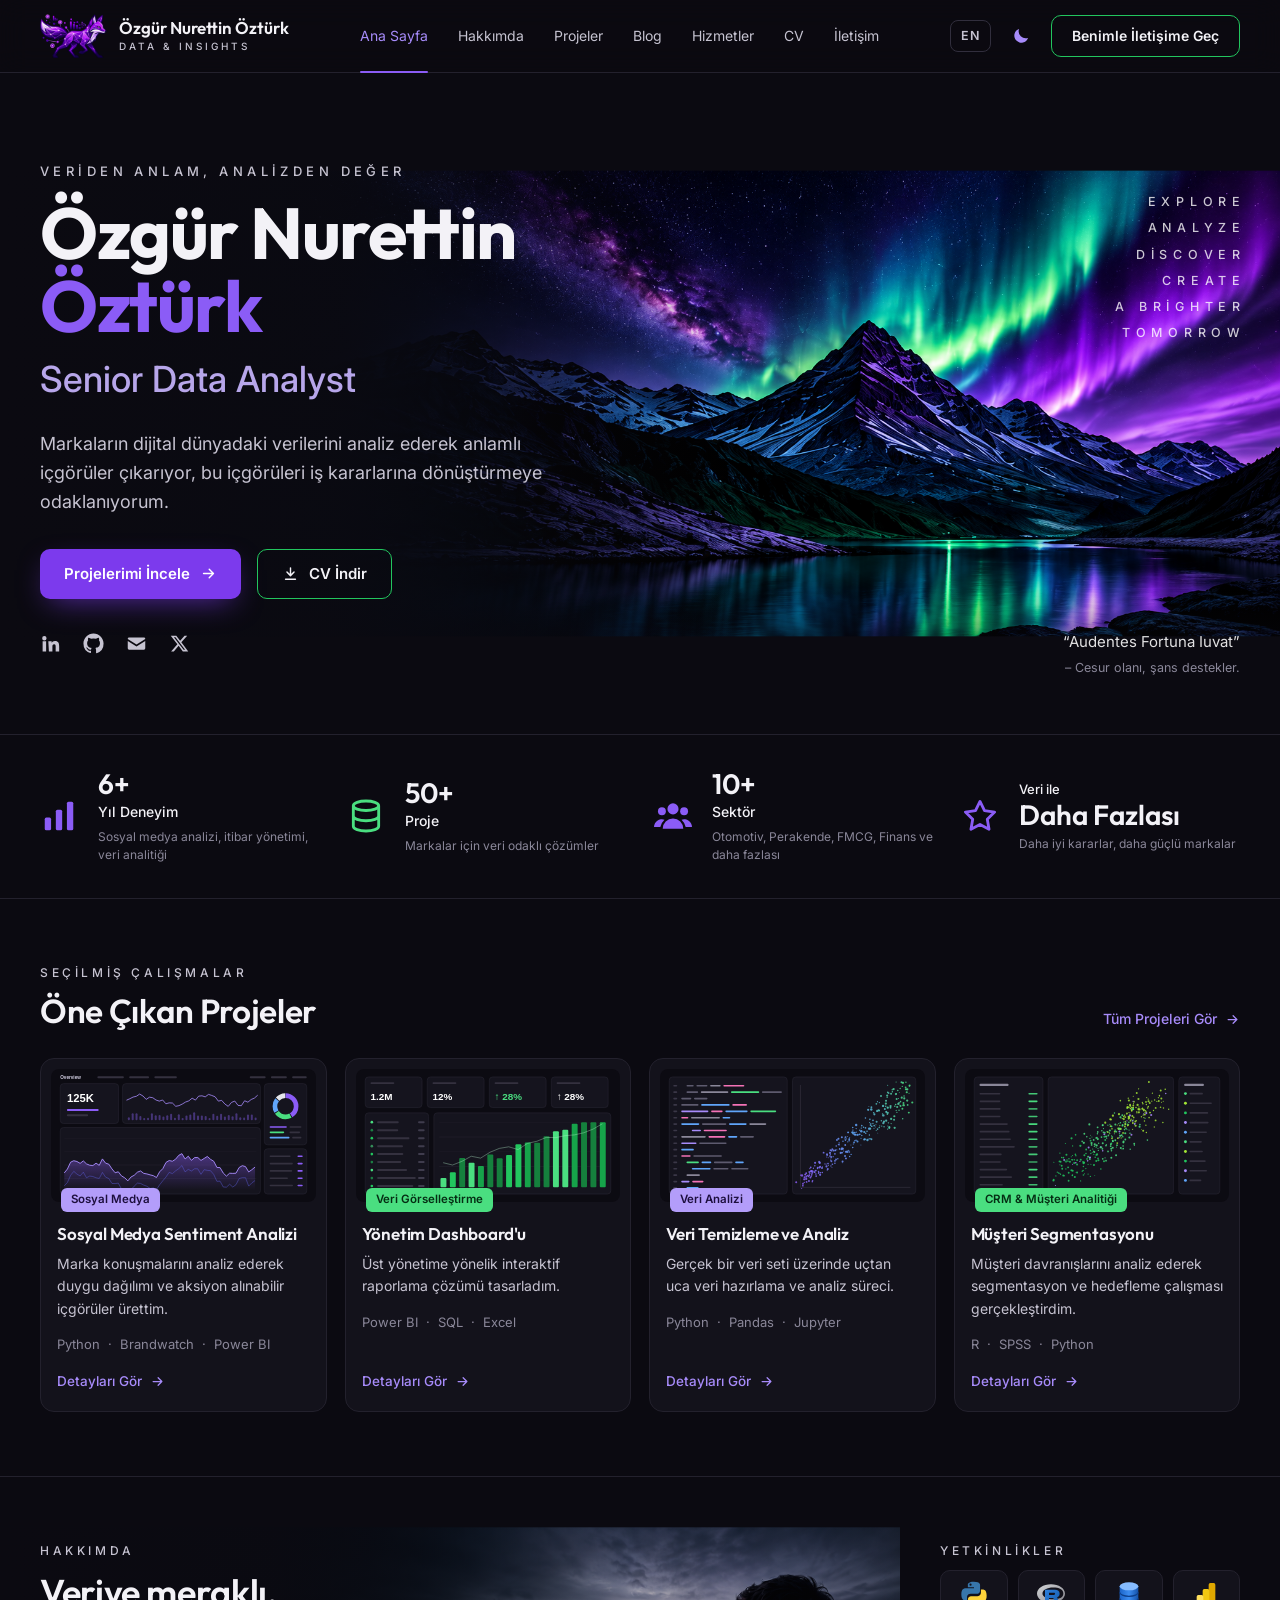
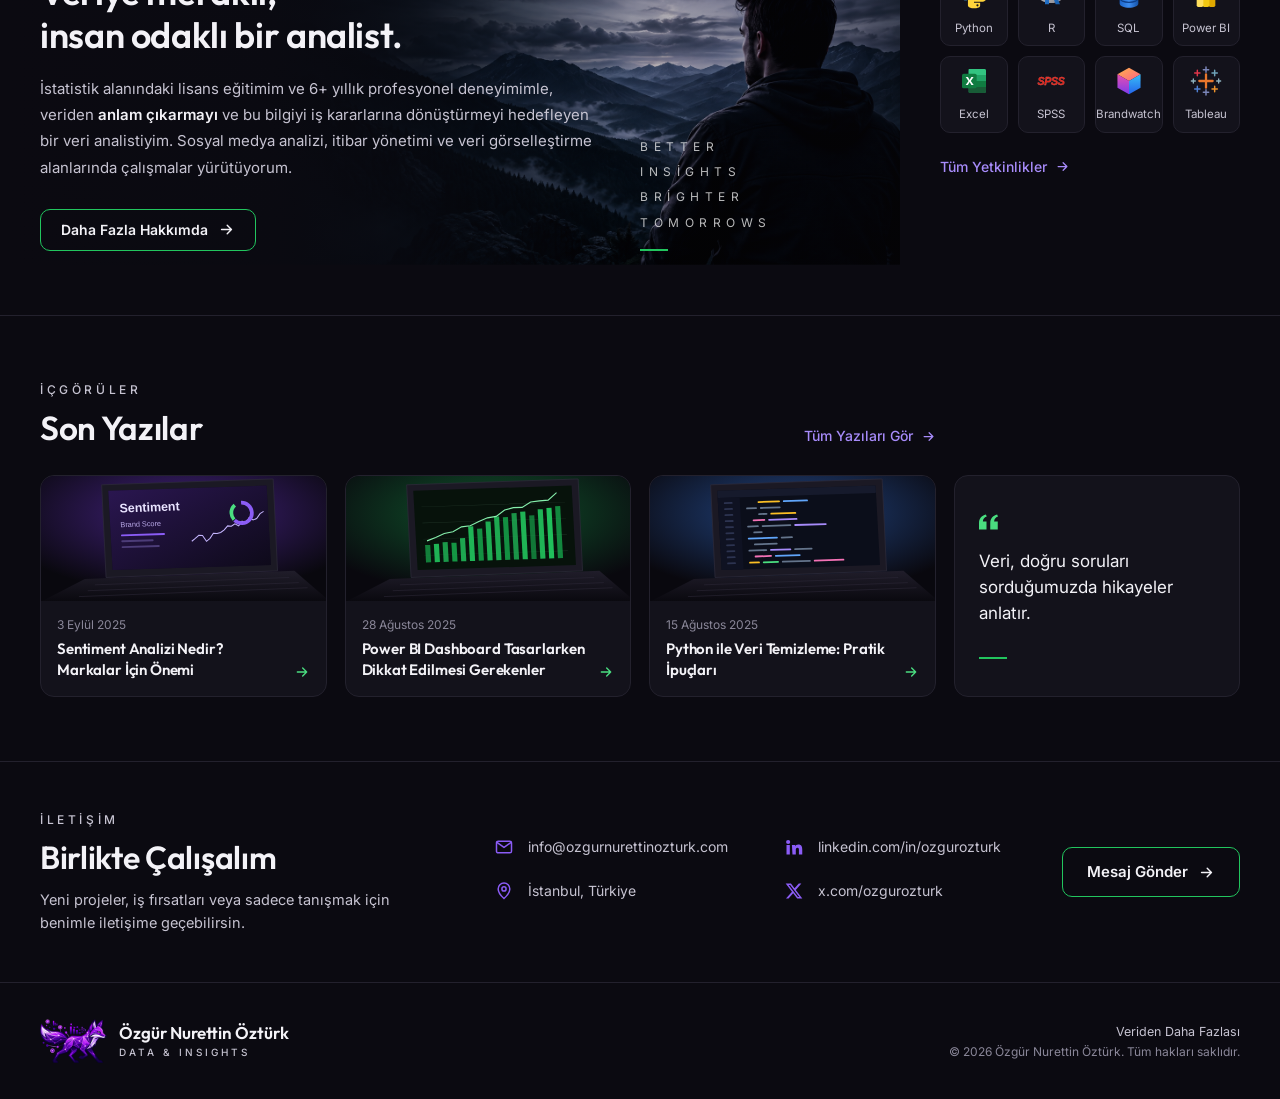
<file: index.html>
<!DOCTYPE html>
<html lang="tr">
<head>
  <meta charset="UTF-8">
  <meta name="viewport" content="width=device-width, initial-scale=1">
  <title data-i18n="meta.title">Özgür Nurettin Öztürk | Senior Data Analyst</title>
  <meta name="description" content="Özgür Nurettin Öztürk — Senior Data Analyst. Sosyal medya analizi, itibar yönetimi ve veri görselleştirme alanlarında veri odaklı çözümler.">
  <meta name="theme-color" content="#0b0a11">
  <link rel="icon" href="assets/img/favicon-64.png" type="image/png">
  <link rel="apple-touch-icon" href="assets/img/apple-touch-icon.png">
  <link rel="preconnect" href="https://fonts.googleapis.com">
  <link rel="preconnect" href="https://fonts.gstatic.com" crossorigin>
  <link href="https://fonts.googleapis.com/css2?family=Inter:wght@400;500;600&family=Outfit:wght@400;500;600;700&display=swap" rel="stylesheet">
  <link rel="stylesheet" href="css/style.css">
  <script>try{var t=localStorage.getItem('theme');if(t)document.documentElement.setAttribute('data-theme',t)}catch(e){}</script>
</head>
<body>

  <!-- ================= Header ================= -->
  <header class="site-header">
    <div class="container header-inner">
      <a href="index.html" class="brand" aria-label="Özgür Nurettin Öztürk — Ana Sayfa" data-i18n-attr="aria-label:ui.home">
        <img src="assets/img/logo-fox-120.png" alt="" class="brand-logo" width="184" height="120">
        <span>
          <span class="brand-name">Özgür Nurettin Öztürk</span>
          <span class="brand-tagline">DATA &amp; INSIGHTS</span>
        </span>
      </a>

      <nav class="nav" id="site-nav" aria-label="Ana menü">
        <ul>
          <li><a href="index.html" aria-current="page" data-i18n="nav.home">Ana Sayfa</a></li>
          <li><a href="hakkimda.html" data-i18n="nav.about">Hakkımda</a></li>
          <li><a href="projeler.html" data-i18n="nav.projects">Projeler</a></li>
          <li><a href="blog.html" data-i18n="nav.blog">Blog</a></li>
          <li><a href="hizmetler.html" data-i18n="nav.services">Hizmetler</a></li>
          <li><a href="cv.html" data-i18n="nav.cv">CV</a></li>
          <li><a href="iletisim.html" data-i18n="nav.contact">İletişim</a></li>
        </ul>
      </nav>

      <div class="header-actions">
        <button type="button" class="icon-btn lang-btn" data-lang-toggle>EN</button>
        <button type="button" class="icon-btn" data-theme-toggle aria-label="Temayı değiştir" data-i18n-attr="aria-label:ui.theme">
          <svg class="icon theme-icon-moon" viewBox="0 0 24 24" fill="currentColor" aria-hidden="true"><path d="M20.5 14.3A8.5 8.5 0 0 1 9.7 3.5a8.5 8.5 0 1 0 10.8 10.8z"/></svg>
          <svg class="icon theme-icon-sun" viewBox="0 0 24 24" fill="none" stroke="currentColor" stroke-width="2" stroke-linecap="round" aria-hidden="true"><circle cx="12" cy="12" r="4.5"/><path d="M12 2v2M12 20v2M4.9 4.9l1.4 1.4M17.7 17.7l1.4 1.4M2 12h2M20 12h2M4.9 19.1l1.4-1.4M17.7 6.3l1.4-1.4"/></svg>
        </button>
        <a href="iletisim.html" class="btn btn-outline btn-sm header-cta" data-i18n="header.cta">Benimle İletişime Geç</a>
        <button type="button" class="icon-btn menu-btn" data-menu-toggle aria-controls="site-nav" aria-expanded="false" aria-label="Menüyü aç" data-i18n-attr="aria-label:ui.menu">
          <svg class="icon" viewBox="0 0 24 24" fill="none" stroke="currentColor" stroke-width="2" stroke-linecap="round" aria-hidden="true"><path d="M4 7h16M4 12h16M4 17h16"/></svg>
        </button>
      </div>
    </div>
  </header>

  <main>

    <!-- ================= Hero ================= -->
    <section class="hero force-dark">
      <div class="hero-bg" aria-hidden="true"></div>
      <div class="container hero-inner">
        <div class="hero-content">
          <span class="eyebrow hero-eyebrow" data-i18n="hero.eyebrow">Veriden anlam, analizden değer</span>
          <h1 class="hero-title">Özgür Nurettin <span>Öztürk</span></h1>
          <p class="hero-role">Senior Data Analyst</p>
          <p class="hero-text" data-i18n="hero.text">Markaların dijital dünyadaki verilerini analiz ederek anlamlı içgörüler çıkarıyor, bu içgörüleri iş kararlarına dönüştürmeye odaklanıyorum.</p>

          <div class="hero-actions">
            <a href="projeler.html" class="btn btn-primary">
              <span data-i18n="hero.ctaProjects">Projelerimi İncele</span>
              <svg class="icon icon-arrow" viewBox="0 0 24 24" fill="none" stroke="currentColor" stroke-width="2" stroke-linecap="round" stroke-linejoin="round" aria-hidden="true"><path d="M5 12h14M13 6l6 6-6 6"/></svg>
            </a>
            <a href="assets/cv/ozgur-ozturk-cv.pdf" class="btn btn-outline" download>
              <svg class="icon" viewBox="0 0 24 24" fill="none" stroke="currentColor" stroke-width="2" stroke-linecap="round" stroke-linejoin="round" aria-hidden="true"><path d="M12 4v11M7 10l5 5 5-5M5 20h14"/></svg>
              <span data-i18n="hero.ctaCv">CV İndir</span>
            </a>
          </div>

          <ul class="socials">
            <li><a href="https://linkedin.com/in/ozgurozturk" target="_blank" rel="noopener" aria-label="LinkedIn">
              <svg class="icon" viewBox="0 0 24 24" fill="currentColor" aria-hidden="true"><path d="M4.98 3.5a2.5 2.5 0 1 1 0 5 2.5 2.5 0 0 1 0-5zM3 9.5h4V21H3zm6.5 0h3.8v1.6h.05c.53-1 1.83-2.05 3.77-2.05 4.03 0 4.78 2.65 4.78 6.1V21h-4v-5.2c0-1.24-.02-2.84-1.73-2.84-1.73 0-2 1.35-2 2.75V21h-4z"/></svg>
            </a></li>
            <li><a href="https://github.com/" target="_blank" rel="noopener" aria-label="GitHub">
              <svg class="icon" viewBox="0 0 24 24" fill="currentColor" aria-hidden="true"><path d="M12 .5C5.65.5.5 5.65.5 12a11.5 11.5 0 0 0 7.86 10.92c.58.1.79-.25.79-.56v-2c-3.2.7-3.87-1.37-3.87-1.37-.53-1.33-1.28-1.69-1.28-1.69-1.05-.72.08-.7.08-.7 1.16.08 1.77 1.19 1.77 1.19 1.03 1.77 2.7 1.26 3.36.96.1-.75.4-1.26.73-1.55-2.55-.29-5.24-1.28-5.24-5.69 0-1.26.45-2.28 1.19-3.09-.12-.29-.52-1.46.11-3.05 0 0 .97-.31 3.17 1.18a11 11 0 0 1 5.77 0c2.2-1.49 3.17-1.18 3.17-1.18.63 1.59.23 2.76.11 3.05.74.81 1.19 1.83 1.19 3.09 0 4.42-2.7 5.4-5.26 5.68.41.36.78 1.06.78 2.14v3.17c0 .31.21.67.8.56A11.5 11.5 0 0 0 23.5 12C23.5 5.65 18.35.5 12 .5z"/></svg>
            </a></li>
            <li><a href="mailto:info@ozgurnurettinozturk.com" aria-label="E-posta">
              <svg class="icon" viewBox="0 0 24 24" fill="currentColor" aria-hidden="true"><path d="M3.5 5h17A1.5 1.5 0 0 1 22 6.5v.3l-10 6.3L2 6.8v-.3A1.5 1.5 0 0 1 3.5 5zM2 9.2l10 6.3 10-6.3v8.3a1.5 1.5 0 0 1-1.5 1.5h-17A1.5 1.5 0 0 1 2 17.5z"/></svg>
            </a></li>
            <li><a href="https://x.com/ozgurozturk" target="_blank" rel="noopener" aria-label="X (Twitter)">
              <svg class="icon" viewBox="0 0 24 24" fill="currentColor" aria-hidden="true"><path d="M17.75 3h3.07l-6.7 7.66L22 21h-6.17l-4.83-6.32L5.47 21H2.4l7.17-8.2L2 3h6.33l4.37 5.78zm-1.08 16.2h1.7L7.4 4.73H5.57z"/></svg>
            </a></li>
          </ul>
        </div>

        <div class="hero-aside" aria-hidden="true">
          <ul class="hero-words">
            <li>Explore</li>
            <li>Analyze</li>
            <li>Discover</li>
            <li>Create</li>
            <li>A Brighter</li>
            <li>Tomorrow</li>
          </ul>
          <blockquote class="hero-quote">
            <p>“Audentes Fortuna Iuvat”</p>
            <cite data-i18n="hero.quoteCite">– Cesur olanı, şans destekler.</cite>
          </blockquote>
        </div>
      </div>
    </section>

    <!-- ================= Stats ================= -->
    <section class="stats" aria-label="Özet">
      <div class="container stats-grid">
        <div class="stat reveal">
          <svg class="stat-icon" viewBox="0 0 24 24" fill="currentColor" aria-hidden="true"><rect x="3" y="13" width="4" height="8" rx="1"/><rect x="10" y="8" width="4" height="13" rx="1"/><rect x="17" y="3" width="4" height="18" rx="1"/></svg>
          <div>
            <strong class="stat-value">6+</strong>
            <span class="stat-label" data-i18n="stats.exp.label">Yıl Deneyim</span>
            <p class="stat-desc" data-i18n="stats.exp.desc">Sosyal medya analizi, itibar yönetimi, veri analitiği</p>
          </div>
        </div>
        <div class="stat reveal">
          <svg class="stat-icon stat-icon--green" viewBox="0 0 24 24" fill="none" stroke="currentColor" stroke-width="1.8" aria-hidden="true"><ellipse cx="12" cy="5.5" rx="8" ry="3"/><path d="M4 5.5v13c0 1.66 3.58 3 8 3s8-1.34 8-3v-13M4 12c0 1.66 3.58 3 8 3s8-1.34 8-3"/></svg>
          <div>
            <strong class="stat-value">50+</strong>
            <span class="stat-label" data-i18n="stats.proj.label">Proje</span>
            <p class="stat-desc" data-i18n="stats.proj.desc">Markalar için veri odaklı çözümler</p>
          </div>
        </div>
        <div class="stat reveal">
          <svg class="stat-icon" viewBox="0 0 24 24" fill="currentColor" aria-hidden="true"><circle cx="12" cy="7.5" r="3.5"/><circle cx="5" cy="9" r="2.5"/><circle cx="19" cy="9" r="2.5"/><path d="M5.5 20a6.5 6.5 0 0 1 13 0zM0 19a5 5 0 0 1 6.6-4.7A8.4 8.4 0 0 0 4 19zM24 19a5 5 0 0 0-6.6-4.7A8.4 8.4 0 0 1 20 19z"/></svg>
          <div>
            <strong class="stat-value">10+</strong>
            <span class="stat-label" data-i18n="stats.sector.label">Sektör</span>
            <p class="stat-desc" data-i18n="stats.sector.desc">Otomotiv, Perakende, FMCG, Finans ve daha fazlası</p>
          </div>
        </div>
        <div class="stat reveal">
          <svg class="stat-icon" viewBox="0 0 24 24" fill="none" stroke="currentColor" stroke-width="1.8" stroke-linejoin="round" aria-hidden="true"><path d="m12 2.8 2.85 5.78 6.38.93-4.62 4.5 1.09 6.35L12 17.36 6.3 20.36l1.09-6.35-4.62-4.5 6.38-.93z"/></svg>
          <div>
            <span class="stat-kicker" data-i18n="stats.more.kicker">Veri ile</span>
            <strong class="stat-value" data-i18n="stats.more.value">Daha Fazlası</strong>
            <p class="stat-desc" data-i18n="stats.more.desc">Daha iyi kararlar, daha güçlü markalar</p>
          </div>
        </div>
      </div>
    </section>

    <!-- ================= Featured projects ================= -->
    <section class="section">
      <div class="container">
        <div class="section-head">
          <div>
            <span class="eyebrow" data-i18n="projects.eyebrow">Seçilmiş Çalışmalar</span>
            <h2 class="section-title" data-i18n="projects.title">Öne Çıkan Projeler</h2>
          </div>
          <a href="projeler.html" class="link-arrow">
            <span data-i18n="projects.all">Tüm Projeleri Gör</span>
            <svg class="icon" viewBox="0 0 24 24" fill="none" stroke="currentColor" stroke-width="2" stroke-linecap="round" stroke-linejoin="round" aria-hidden="true"><path d="M5 12h14M13 6l6 6-6 6"/></svg>
          </a>
        </div>

        <div class="project-grid">
          <article class="project-card reveal">
            <div class="project-thumb">
              <img src="assets/img/projects/sentiment.svg" alt="Sosyal medya duygu analizi dashboard görseli" loading="lazy" width="400" height="200">
              <span class="tag tag-purple" data-i18n="p1.tag">Sosyal Medya</span>
            </div>
            <div class="project-body">
              <h3 data-i18n="p1.title">Sosyal Medya Sentiment Analizi</h3>
              <p data-i18n="p1.desc">Marka konuşmalarını analiz ederek duygu dağılımı ve aksiyon alınabilir içgörüler ürettim.</p>
              <ul class="tech-list"><li>Python</li><li>Brandwatch</li><li>Power BI</li></ul>
              <a href="projeler.html#sentiment-analizi" class="link-arrow">
                <span data-i18n="projects.details">Detayları Gör</span>
                <svg class="icon" viewBox="0 0 24 24" fill="none" stroke="currentColor" stroke-width="2" stroke-linecap="round" stroke-linejoin="round" aria-hidden="true"><path d="M5 12h14M13 6l6 6-6 6"/></svg>
              </a>
            </div>
          </article>

          <article class="project-card reveal">
            <div class="project-thumb">
              <img src="assets/img/projects/dashboard.svg" alt="Yönetim dashboard'u görseli" loading="lazy" width="400" height="200">
              <span class="tag tag-green" data-i18n="p2.tag">Veri Görselleştirme</span>
            </div>
            <div class="project-body">
              <h3 data-i18n="p2.title">Yönetim Dashboard'u</h3>
              <p data-i18n="p2.desc">Üst yönetime yönelik interaktif raporlama çözümü tasarladım.</p>
              <ul class="tech-list"><li>Power BI</li><li>SQL</li><li>Excel</li></ul>
              <a href="projeler.html#yonetim-dashboardu" class="link-arrow">
                <span data-i18n="projects.details">Detayları Gör</span>
                <svg class="icon" viewBox="0 0 24 24" fill="none" stroke="currentColor" stroke-width="2" stroke-linecap="round" stroke-linejoin="round" aria-hidden="true"><path d="M5 12h14M13 6l6 6-6 6"/></svg>
              </a>
            </div>
          </article>

          <article class="project-card reveal">
            <div class="project-thumb">
              <img src="assets/img/projects/data-cleaning.svg" alt="Veri temizleme kodu ve dağılım grafiği görseli" loading="lazy" width="400" height="200">
              <span class="tag tag-purple" data-i18n="p3.tag">Veri Analizi</span>
            </div>
            <div class="project-body">
              <h3 data-i18n="p3.title">Veri Temizleme ve Analiz</h3>
              <p data-i18n="p3.desc">Gerçek bir veri seti üzerinde uçtan uca veri hazırlama ve analiz süreci.</p>
              <ul class="tech-list"><li>Python</li><li>Pandas</li><li>Jupyter</li></ul>
              <a href="projeler.html#veri-temizleme" class="link-arrow">
                <span data-i18n="projects.details">Detayları Gör</span>
                <svg class="icon" viewBox="0 0 24 24" fill="none" stroke="currentColor" stroke-width="2" stroke-linecap="round" stroke-linejoin="round" aria-hidden="true"><path d="M5 12h14M13 6l6 6-6 6"/></svg>
              </a>
            </div>
          </article>

          <article class="project-card reveal">
            <div class="project-thumb">
              <img src="assets/img/projects/segmentation.svg" alt="Müşteri segmentasyonu kümeleme grafiği görseli" loading="lazy" width="400" height="200">
              <span class="tag tag-green" data-i18n="p4.tag">CRM &amp; Müşteri Analitiği</span>
            </div>
            <div class="project-body">
              <h3 data-i18n="p4.title">Müşteri Segmentasyonu</h3>
              <p data-i18n="p4.desc">Müşteri davranışlarını analiz ederek segmentasyon ve hedefleme çalışması gerçekleştirdim.</p>
              <ul class="tech-list"><li>R</li><li>SPSS</li><li>Python</li></ul>
              <a href="projeler.html#musteri-segmentasyonu" class="link-arrow">
                <span data-i18n="projects.details">Detayları Gör</span>
                <svg class="icon" viewBox="0 0 24 24" fill="none" stroke="currentColor" stroke-width="2" stroke-linecap="round" stroke-linejoin="round" aria-hidden="true"><path d="M5 12h14M13 6l6 6-6 6"/></svg>
              </a>
            </div>
          </article>
        </div>
      </div>
    </section>

    <!-- ================= About + skills ================= -->
    <section class="section about force-dark" style="padding:0">
      <div class="about-media" aria-hidden="true"></div>
      <div class="container about-grid">
        <div class="about-main">
          <div class="reveal">
            <span class="eyebrow" data-i18n="about.eyebrow">Hakkımda</span>
            <h2 data-i18n="about.title">Veriye meraklı,<br>insan odaklı bir analist.</h2>
            <p data-i18n="about.text">İstatistik alanındaki lisans eğitimim ve 6+ yıllık profesyonel deneyimimle, veriden <strong>anlam çıkarmayı</strong> ve bu bilgiyi iş kararlarına dönüştürmeyi hedefleyen bir veri analistiyim. Sosyal medya analizi, itibar yönetimi ve veri görselleştirme alanlarında çalışmalar yürütüyorum.</p>
            <a href="hakkimda.html" class="btn btn-outline btn-sm">
              <span data-i18n="about.more">Daha Fazla Hakkımda</span>
              <svg class="icon icon-arrow" viewBox="0 0 24 24" fill="none" stroke="currentColor" stroke-width="2" stroke-linecap="round" stroke-linejoin="round" aria-hidden="true"><path d="M5 12h14M13 6l6 6-6 6"/></svg>
            </a>
          </div>
          <ul class="about-words" aria-hidden="true">
            <li>Better</li>
            <li>Insights</li>
            <li>Brighter</li>
            <li>Tomorrows</li>
          </ul>
        </div>

        <aside class="skills reveal" aria-labelledby="skills-title">
          <span class="eyebrow" id="skills-title" data-i18n="skills.eyebrow">Yetkinlikler</span>
          <ul class="skill-grid">
            <li class="skill"><img src="assets/icons/python.svg" alt="" width="32" height="32">Python</li>
            <li class="skill"><img src="assets/icons/r.svg" alt="" width="32" height="32">R</li>
            <li class="skill"><img src="assets/icons/sql.svg" alt="" width="32" height="32">SQL</li>
            <li class="skill"><img src="assets/icons/powerbi.svg" alt="" width="32" height="32">Power BI</li>
            <li class="skill"><img src="assets/icons/excel.svg" alt="" width="32" height="32">Excel</li>
            <li class="skill"><img src="assets/icons/spss.svg" alt="" width="32" height="32">SPSS</li>
            <li class="skill"><img src="assets/icons/brandwatch.svg" alt="" width="32" height="32">Brandwatch</li>
            <li class="skill"><img src="assets/icons/tableau.svg" alt="" width="32" height="32">Tableau</li>
          </ul>
          <a href="hakkimda.html#yetkinlikler" class="link-arrow">
            <span data-i18n="skills.all">Tüm Yetkinlikler</span>
            <svg class="icon" viewBox="0 0 24 24" fill="none" stroke="currentColor" stroke-width="2" stroke-linecap="round" stroke-linejoin="round" aria-hidden="true"><path d="M5 12h14M13 6l6 6-6 6"/></svg>
          </a>
        </aside>
      </div>
    </section>

    <!-- ================= Latest posts ================= -->
    <section class="section">
      <div class="container">
        <div class="section-head blog-head">
          <div>
            <span class="eyebrow" data-i18n="blog.eyebrow">İçgörüler</span>
            <h2 class="section-title" data-i18n="blog.title">Son Yazılar</h2>
          </div>
          <a href="blog.html" class="link-arrow">
            <span data-i18n="blog.all">Tüm Yazıları Gör</span>
            <svg class="icon" viewBox="0 0 24 24" fill="none" stroke="currentColor" stroke-width="2" stroke-linecap="round" stroke-linejoin="round" aria-hidden="true"><path d="M5 12h14M13 6l6 6-6 6"/></svg>
          </a>
        </div>

        <div class="blog-grid">
        <a href="blog.html#sentiment-analizi-nedir" class="post-card reveal">
          <img src="assets/img/blog/sentiment.svg" alt="" loading="lazy" width="400" height="170">
          <div class="post-body">
            <div>
              <time datetime="2025-09-03" data-i18n="b1.date">3 Eylül 2025</time>
              <h3 data-i18n="b1.title">Sentiment Analizi Nedir? Markalar İçin Önemi</h3>
            </div>
            <svg class="icon" viewBox="0 0 24 24" fill="none" stroke="currentColor" stroke-width="2" stroke-linecap="round" stroke-linejoin="round" aria-hidden="true"><path d="M5 12h14M13 6l6 6-6 6"/></svg>
          </div>
        </a>

        <a href="blog.html#power-bi-dashboard" class="post-card reveal">
          <img src="assets/img/blog/power-bi.svg" alt="" loading="lazy" width="400" height="170">
          <div class="post-body">
            <div>
              <time datetime="2025-08-28" data-i18n="b2.date">28 Ağustos 2025</time>
              <h3 data-i18n="b2.title">Power BI Dashboard Tasarlarken Dikkat Edilmesi Gerekenler</h3>
            </div>
            <svg class="icon" viewBox="0 0 24 24" fill="none" stroke="currentColor" stroke-width="2" stroke-linecap="round" stroke-linejoin="round" aria-hidden="true"><path d="M5 12h14M13 6l6 6-6 6"/></svg>
          </div>
        </a>

        <a href="blog.html#python-veri-temizleme" class="post-card reveal">
          <img src="assets/img/blog/python.svg" alt="" loading="lazy" width="400" height="170">
          <div class="post-body">
            <div>
              <time datetime="2025-08-15" data-i18n="b3.date">15 Ağustos 2025</time>
              <h3 data-i18n="b3.title">Python ile Veri Temizleme: Pratik İpuçları</h3>
            </div>
            <svg class="icon" viewBox="0 0 24 24" fill="none" stroke="currentColor" stroke-width="2" stroke-linecap="round" stroke-linejoin="round" aria-hidden="true"><path d="M5 12h14M13 6l6 6-6 6"/></svg>
          </div>
        </a>

        <figure class="quote-card reveal">
          <svg viewBox="0 0 32 24" fill="currentColor" aria-hidden="true"><path d="M0 24V14C0 6.5 4 1.6 11 0l1.4 3.3C8.3 4.8 6.4 7.7 6.2 11H12v13zm18 0V14c0-7.5 4-12.4 11-14l1.4 3.3c-4.1 1.5-6 4.4-6.2 7.7H30v13z"/></svg>
          <p data-i18n="blog.quote">Veri, doğru soruları sorduğumuzda hikayeler anlatır.</p>
        </figure>
        </div>
      </div>
    </section>

    <!-- ================= Contact band ================= -->
    <section class="section contact-band">
      <div class="container contact-grid">
        <div>
          <span class="eyebrow" data-i18n="contact.eyebrow">İletişim</span>
          <h2 data-i18n="contact.title">Birlikte Çalışalım</h2>
          <p data-i18n="contact.text">Yeni projeler, iş fırsatları veya sadece tanışmak için benimle iletişime geçebilirsin.</p>
        </div>

        <ul class="contact-list">
          <li><a href="mailto:info@ozgurnurettinozturk.com">
            <svg class="icon" viewBox="0 0 24 24" fill="none" stroke="currentColor" stroke-width="1.8" stroke-linejoin="round" aria-hidden="true"><rect x="3" y="5" width="18" height="14" rx="2"/><path d="m3.5 6.5 8.5 6 8.5-6"/></svg>
            info@ozgurnurettinozturk.com
          </a></li>
          <li><a href="https://linkedin.com/in/ozgurozturk" target="_blank" rel="noopener">
            <svg class="icon" viewBox="0 0 24 24" fill="currentColor" aria-hidden="true"><path d="M4.98 3.5a2.5 2.5 0 1 1 0 5 2.5 2.5 0 0 1 0-5zM3 9.5h4V21H3zm6.5 0h3.8v1.6h.05c.53-1 1.83-2.05 3.77-2.05 4.03 0 4.78 2.65 4.78 6.1V21h-4v-5.2c0-1.24-.02-2.84-1.73-2.84-1.73 0-2 1.35-2 2.75V21h-4z"/></svg>
            linkedin.com/in/ozgurozturk
          </a></li>
          <li><span>
            <svg class="icon" viewBox="0 0 24 24" fill="none" stroke="currentColor" stroke-width="1.8" aria-hidden="true"><path d="M12 21s-7-6.2-7-11.5a7 7 0 0 1 14 0C19 14.8 12 21 12 21z"/><circle cx="12" cy="9.5" r="2.5"/></svg>
            <span data-i18n="contact.location">İstanbul, Türkiye</span>
          </span></li>
          <li><a href="https://x.com/ozgurozturk" target="_blank" rel="noopener">
            <svg class="icon" viewBox="0 0 24 24" fill="currentColor" aria-hidden="true"><path d="M17.75 3h3.07l-6.7 7.66L22 21h-6.17l-4.83-6.32L5.47 21H2.4l7.17-8.2L2 3h6.33l4.37 5.78zm-1.08 16.2h1.7L7.4 4.73H5.57z"/></svg>
            x.com/ozgurozturk
          </a></li>
        </ul>

        <a href="iletisim.html" class="btn btn-outline">
          <span data-i18n="contact.send">Mesaj Gönder</span>
          <svg class="icon icon-arrow" viewBox="0 0 24 24" fill="none" stroke="currentColor" stroke-width="2" stroke-linecap="round" stroke-linejoin="round" aria-hidden="true"><path d="M5 12h14M13 6l6 6-6 6"/></svg>
        </a>
      </div>
    </section>

  </main>

  <!-- ================= Footer ================= -->
  <footer class="site-footer">
    <div class="container footer-inner">
      <a href="index.html" class="brand">
        <img src="assets/img/logo-fox-120.png" alt="" class="brand-logo" width="184" height="120">
        <span>
          <span class="brand-name">Özgür Nurettin Öztürk</span>
          <span class="brand-tagline">DATA &amp; INSIGHTS</span>
        </span>
      </a>
      <div class="footer-meta">
        <span data-i18n="footer.slogan">Veriden Daha Fazlası</span>
        <small>© <span data-year>2025</span> Özgür Nurettin Öztürk. <span data-i18n="footer.rights">Tüm hakları saklıdır.</span></small>
      </div>
    </div>
  </footer>

  <script src="js/i18n.js"></script>
  <script src="js/main.js"></script>
</body>
</html>
</file>
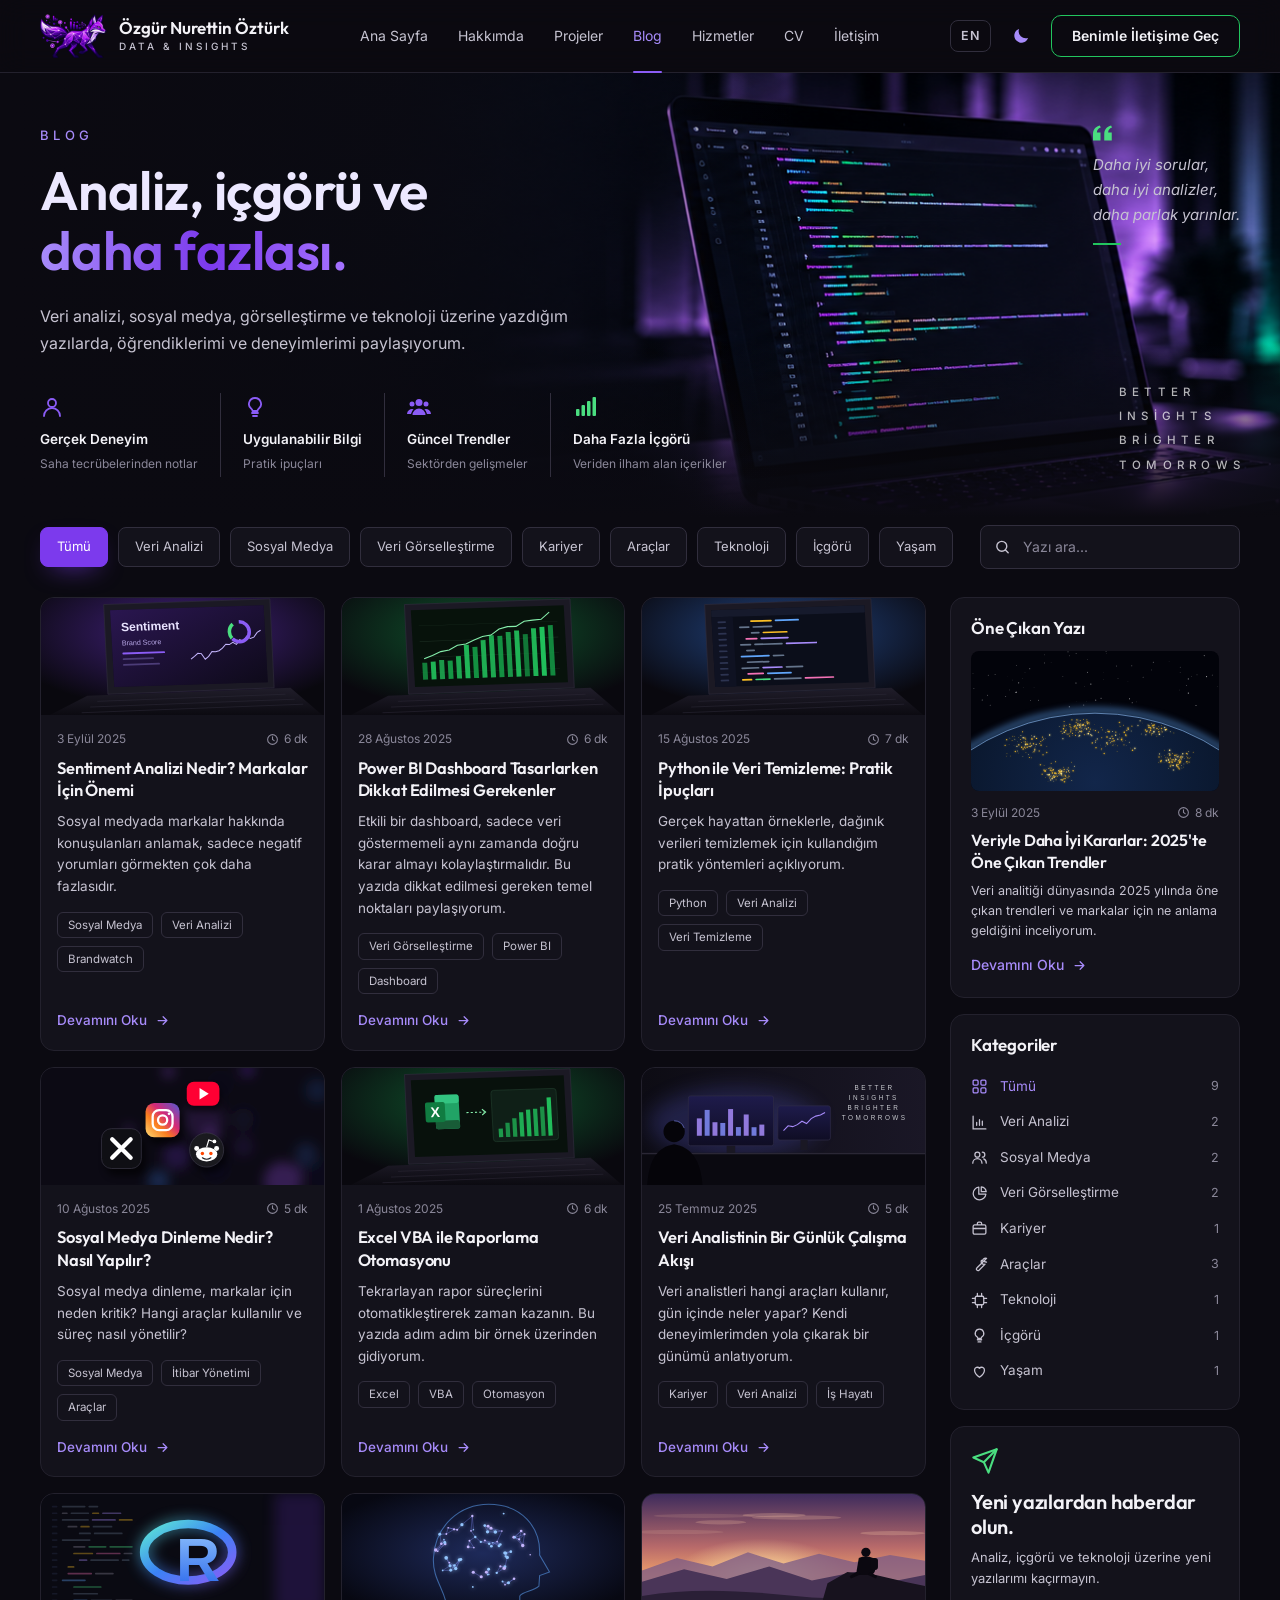
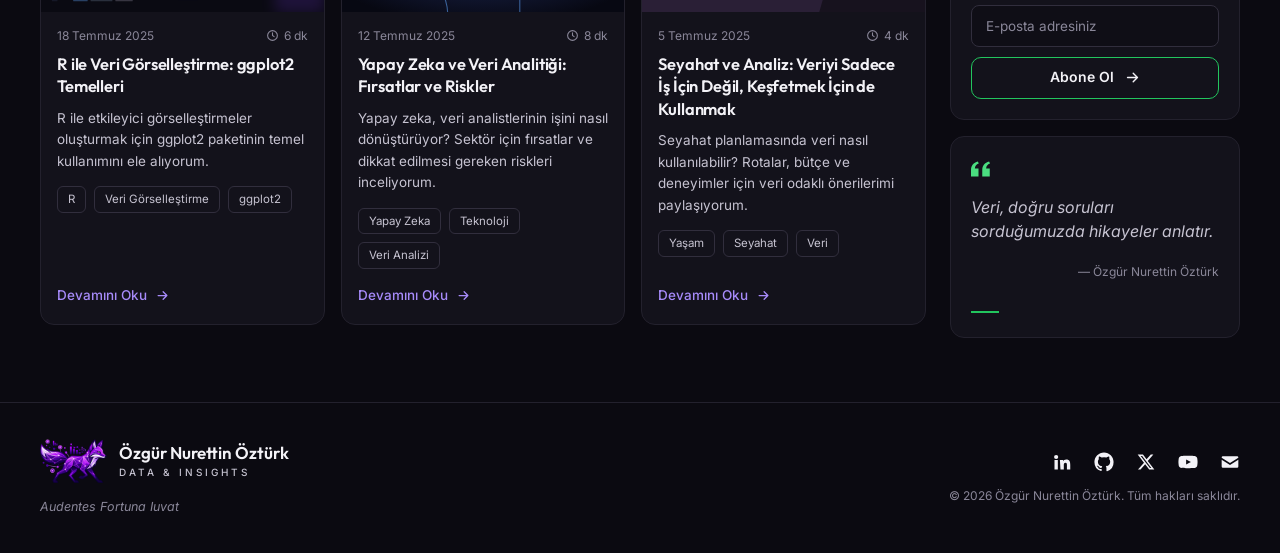
<file: blog.html>
<!DOCTYPE html>
<html lang="tr">
<head>
  <meta charset="UTF-8">
  <meta name="viewport" content="width=device-width, initial-scale=1">
  <title data-i18n="bl.meta.title">Blog | Özgür Nurettin Öztürk</title>
  <meta name="description" content="Veri analizi, sosyal medya, görselleştirme ve teknoloji üzerine yazılar: Özgür Nurettin Öztürk'ün öğrendikleri ve deneyimleri.">
  <meta name="theme-color" content="#0b0a11">
  <link rel="icon" href="assets/img/favicon-64.png" type="image/png">
  <link rel="apple-touch-icon" href="assets/img/apple-touch-icon.png">
  <link rel="preconnect" href="https://fonts.googleapis.com">
  <link rel="preconnect" href="https://fonts.gstatic.com" crossorigin>
  <link href="https://fonts.googleapis.com/css2?family=Inter:wght@400;500;600&family=Outfit:wght@400;500;600;700&display=swap" rel="stylesheet">
  <link rel="stylesheet" href="css/style.css">
  <script>try{var t=localStorage.getItem('theme');if(t)document.documentElement.setAttribute('data-theme',t)}catch(e){}</script>
</head>
<body>

  <!-- ================= Header ================= -->
  <header class="site-header">
    <div class="container header-inner">
      <a href="index.html" class="brand" aria-label="Özgür Nurettin Öztürk — Ana Sayfa" data-i18n-attr="aria-label:ui.home">
        <img src="assets/img/logo-fox-120.png" alt="" class="brand-logo" width="184" height="120">
        <span>
          <span class="brand-name">Özgür Nurettin Öztürk</span>
          <span class="brand-tagline">DATA &amp; INSIGHTS</span>
        </span>
      </a>

      <nav class="nav" id="site-nav" aria-label="Ana menü">
        <ul>
          <li><a href="index.html" data-i18n="nav.home">Ana Sayfa</a></li>
          <li><a href="hakkimda.html" data-i18n="nav.about">Hakkımda</a></li>
          <li><a href="projeler.html" data-i18n="nav.projects">Projeler</a></li>
          <li><a href="blog.html" aria-current="page" data-i18n="nav.blog">Blog</a></li>
          <li><a href="hizmetler.html" data-i18n="nav.services">Hizmetler</a></li>
          <li><a href="cv.html" data-i18n="nav.cv">CV</a></li>
          <li><a href="iletisim.html" data-i18n="nav.contact">İletişim</a></li>
        </ul>
      </nav>

      <div class="header-actions">
        <button type="button" class="icon-btn lang-btn" data-lang-toggle>EN</button>
        <button type="button" class="icon-btn" data-theme-toggle aria-label="Temayı değiştir" data-i18n-attr="aria-label:ui.theme">
          <svg class="icon theme-icon-moon" viewBox="0 0 24 24" fill="currentColor" aria-hidden="true"><path d="M20.5 14.3A8.5 8.5 0 0 1 9.7 3.5a8.5 8.5 0 1 0 10.8 10.8z"/></svg>
          <svg class="icon theme-icon-sun" viewBox="0 0 24 24" fill="none" stroke="currentColor" stroke-width="2" stroke-linecap="round" aria-hidden="true"><circle cx="12" cy="12" r="4.5"/><path d="M12 2v2M12 20v2M4.9 4.9l1.4 1.4M17.7 17.7l1.4 1.4M2 12h2M20 12h2M4.9 19.1l1.4-1.4M17.7 6.3l1.4-1.4"/></svg>
        </button>
        <a href="iletisim.html" class="btn btn-outline btn-sm header-cta" data-i18n="header.cta">Benimle İletişime Geç</a>
        <button type="button" class="icon-btn menu-btn" data-menu-toggle aria-controls="site-nav" aria-expanded="false" aria-label="Menüyü aç" data-i18n-attr="aria-label:ui.menu">
          <svg class="icon" viewBox="0 0 24 24" fill="none" stroke="currentColor" stroke-width="2" stroke-linecap="round" aria-hidden="true"><path d="M4 7h16M4 12h16M4 17h16"/></svg>
        </button>
      </div>
    </div>
  </header>

  <main>

    <!-- ================= Intro ================= -->
    <section class="pj-hero force-dark">
      <div class="pj-hero-bg pj-hero-bg--blog" aria-hidden="true"></div>
      <div class="container pj-hero-inner">
        <div class="pj-hero-text">
          <span class="eyebrow hero-eyebrow eyebrow--accent">Blog</span>
          <h1 class="page-title" data-i18n="bl.title">Analiz, içgörü ve<br><span class="gradient-text">daha fazlası.</span></h1>
          <p data-i18n="bl.text">Veri analizi, sosyal medya, görselleştirme ve teknoloji üzerine yazdığım yazılarda, öğrendiklerimi ve deneyimlerimi paylaşıyorum.</p>

          <ul class="feature-strip">
            <li>
              <svg viewBox="0 0 24 24" fill="none" stroke="currentColor" stroke-width="1.8" stroke-linecap="round" aria-hidden="true"><circle cx="12" cy="8" r="4"/><path d="M4 21a8 8 0 0 1 16 0"/></svg>
              <strong data-i18n="bl.h1.t">Gerçek Deneyim</strong>
              <span data-i18n="bl.h1.s">Saha tecrübelerinden notlar</span>
            </li>
            <li>
              <svg viewBox="0 0 24 24" fill="none" stroke="currentColor" stroke-width="1.8" stroke-linecap="round" stroke-linejoin="round" aria-hidden="true"><path d="M9 18h6M10 21h4"/><path d="M12 3a6 6 0 0 0-3.5 10.9c.6.5 1 1.2 1 2.1h5c0-.9.4-1.6 1-2.1A6 6 0 0 0 12 3z"/></svg>
              <strong data-i18n="bl.h2.t">Uygulanabilir Bilgi</strong>
              <span data-i18n="bl.h2.s">Pratik ipuçları</span>
            </li>
            <li>
              <svg viewBox="0 0 24 24" fill="currentColor" aria-hidden="true"><circle cx="12" cy="7.5" r="3.5"/><circle cx="5" cy="9" r="2.5"/><circle cx="19" cy="9" r="2.5"/><path d="M5.5 20a6.5 6.5 0 0 1 13 0zM0 19a5 5 0 0 1 6.6-4.7A8.4 8.4 0 0 0 4 19zM24 19a5 5 0 0 0-6.6-4.7A8.4 8.4 0 0 1 20 19z"/></svg>
              <strong data-i18n="bl.h3.t">Güncel Trendler</strong>
              <span data-i18n="bl.h3.s">Sektörden gelişmeler</span>
            </li>
            <li class="is-green">
              <svg viewBox="0 0 24 24" fill="currentColor" aria-hidden="true"><rect x="3" y="14" width="3.5" height="7" rx="1"/><rect x="8.5" y="10" width="3.5" height="11" rx="1"/><rect x="14" y="6" width="3.5" height="15" rx="1"/><rect x="19.5" y="2" width="3.5" height="19" rx="1"/></svg>
              <strong data-i18n="bl.h4.t">Daha Fazla İçgörü</strong>
              <span data-i18n="bl.h4.s">Veriden ilham alan içerikler</span>
            </li>
          </ul>
        </div>

        <div class="pj-hero-side pj-hero-side--end">
          <figure class="side-quote">
            <svg viewBox="0 0 32 24" fill="currentColor" aria-hidden="true"><path d="M0 24V14C0 6.5 4 1.6 11 0l1.4 3.3C8.3 4.8 6.4 7.7 6.2 11H12v13zm18 0V14c0-7.5 4-12.4 11-14l1.4 3.3c-4.1 1.5-6 4.4-6.2 7.7H30v13z"/></svg>
            <p data-i18n="bl.quote">Daha iyi sorular,<br>daha iyi analizler,<br>daha parlak yarınlar.</p>
          </figure>
          <ul class="hero-words" aria-hidden="true">
            <li>Better</li>
            <li>Insights</li>
            <li>Brighter</li>
            <li>Tomorrows</li>
          </ul>
        </div>
      </div>
    </section>

    <!-- ================= Posts ================= -->
    <section class="section pj-list">
      <div class="container">
        <div class="pj-toolbar" id="yazilar" data-filter-top>
          <div class="filter-list filter-list--compact" role="group" aria-label="Yazıları kategoriye göre filtrele" data-i18n-attr="aria-label:bl.filterLabel">
            <button type="button" class="filter-btn" data-filter="all" aria-pressed="true" data-i18n="pj.f.all">Tümü</button>
            <button type="button" class="filter-btn" data-filter="veri-analizi" aria-pressed="false" data-i18n="pj.f.analysis">Veri Analizi</button>
            <button type="button" class="filter-btn" data-filter="sosyal-medya" aria-pressed="false" data-i18n="pj.f.social">Sosyal Medya</button>
            <button type="button" class="filter-btn" data-filter="veri-gorsellestirme" aria-pressed="false" data-i18n="pj.f.viz">Veri Görselleştirme</button>
            <button type="button" class="filter-btn" data-filter="kariyer" aria-pressed="false" data-i18n="bl.f.career">Kariyer</button>
            <button type="button" class="filter-btn" data-filter="araclar" aria-pressed="false" data-i18n="bl.f.tools">Araçlar</button>
            <button type="button" class="filter-btn" data-filter="teknoloji" aria-pressed="false" data-i18n="bl.f.tech">Teknoloji</button>
            <button type="button" class="filter-btn" data-filter="icgoru" aria-pressed="false" data-i18n="bl.f.insight">İçgörü</button>
            <button type="button" class="filter-btn" data-filter="yasam" aria-pressed="false" data-i18n="bl.f.life">Yaşam</button>
          </div>
          <label class="search">
            <span class="sr-only" data-i18n="bl.searchLabel">Yazı ara</span>
            <svg viewBox="0 0 24 24" fill="none" stroke="currentColor" stroke-width="2" stroke-linecap="round" aria-hidden="true"><circle cx="11" cy="11" r="7"/><path d="m20 20-3.5-3.5"/></svg>
            <input type="search" placeholder="Yazı ara..." data-filter-search data-i18n-attr="placeholder:bl.search" autocomplete="off">
          </label>
        </div>

        <div class="blog-layout">
          <div>
            <div class="article-grid">

              <article class="article-card reveal" id="sentiment-analizi-nedir" data-category="sosyal-medya veri-analizi">
                <img src="assets/img/blog/sentiment.svg" alt="" loading="lazy" width="400" height="170">
                <div class="article-body">
                  <div class="post-meta">
                    <time datetime="2025-09-03" data-i18n="b1.date">3 Eylül 2025</time>
                    <span><svg viewBox="0 0 24 24" fill="none" stroke="currentColor" stroke-width="2" stroke-linecap="round" aria-hidden="true"><circle cx="12" cy="12" r="9"/><path d="M12 7v5l3 2"/></svg><span data-i18n="rt.6">6 dk</span></span>
                  </div>
                  <h3 data-i18n="b1.title">Sentiment Analizi Nedir? Markalar İçin Önemi</h3>
                  <p data-i18n="bl.e1">Sosyal medyada markalar hakkında konuşulanları anlamak, sadece negatif yorumları görmekten çok daha fazlasıdır.</p>
                  <ul class="chip-list"><li data-i18n="p1.tag">Sosyal Medya</li><li data-i18n="p3.tag">Veri Analizi</li><li>Brandwatch</li></ul>
                  <a href="#sentiment-analizi-nedir" class="link-arrow stretched-link"><span data-i18n="bl.readMore">Devamını Oku</span><svg class="icon" viewBox="0 0 24 24" fill="none" stroke="currentColor" stroke-width="2" stroke-linecap="round" stroke-linejoin="round" aria-hidden="true"><path d="M5 12h14M13 6l6 6-6 6"/></svg></a>
                </div>
              </article>

              <article class="article-card reveal" id="power-bi-dashboard" data-category="veri-gorsellestirme araclar">
                <img src="assets/img/blog/power-bi.svg" alt="" loading="lazy" width="400" height="170">
                <div class="article-body">
                  <div class="post-meta">
                    <time datetime="2025-08-28" data-i18n="b2.date">28 Ağustos 2025</time>
                    <span><svg viewBox="0 0 24 24" fill="none" stroke="currentColor" stroke-width="2" stroke-linecap="round" aria-hidden="true"><circle cx="12" cy="12" r="9"/><path d="M12 7v5l3 2"/></svg><span data-i18n="rt.6">6 dk</span></span>
                  </div>
                  <h3 data-i18n="b2.title">Power BI Dashboard Tasarlarken Dikkat Edilmesi Gerekenler</h3>
                  <p data-i18n="bl.e2">Etkili bir dashboard, sadece veri göstermemeli aynı zamanda doğru karar almayı kolaylaştırmalıdır. Bu yazıda dikkat edilmesi gereken temel noktaları paylaşıyorum.</p>
                  <ul class="chip-list"><li data-i18n="p2.tag">Veri Görselleştirme</li><li>Power BI</li><li>Dashboard</li></ul>
                  <a href="#power-bi-dashboard" class="link-arrow stretched-link"><span data-i18n="bl.readMore">Devamını Oku</span><svg class="icon" viewBox="0 0 24 24" fill="none" stroke="currentColor" stroke-width="2" stroke-linecap="round" stroke-linejoin="round" aria-hidden="true"><path d="M5 12h14M13 6l6 6-6 6"/></svg></a>
                </div>
              </article>

              <article class="article-card reveal" id="python-veri-temizleme" data-category="veri-analizi araclar">
                <img src="assets/img/blog/python.svg" alt="" loading="lazy" width="400" height="170">
                <div class="article-body">
                  <div class="post-meta">
                    <time datetime="2025-08-15" data-i18n="b3.date">15 Ağustos 2025</time>
                    <span><svg viewBox="0 0 24 24" fill="none" stroke="currentColor" stroke-width="2" stroke-linecap="round" aria-hidden="true"><circle cx="12" cy="12" r="9"/><path d="M12 7v5l3 2"/></svg><span data-i18n="rt.7">7 dk</span></span>
                  </div>
                  <h3 data-i18n="b3.title">Python ile Veri Temizleme: Pratik İpuçları</h3>
                  <p data-i18n="bl.e3">Gerçek hayattan örneklerle, dağınık verileri temizlemek için kullandığım pratik yöntemleri açıklıyorum.</p>
                  <ul class="chip-list"><li>Python</li><li data-i18n="p3.tag">Veri Analizi</li><li data-i18n="chip.cleaning">Veri Temizleme</li></ul>
                  <a href="#python-veri-temizleme" class="link-arrow stretched-link"><span data-i18n="bl.readMore">Devamını Oku</span><svg class="icon" viewBox="0 0 24 24" fill="none" stroke="currentColor" stroke-width="2" stroke-linecap="round" stroke-linejoin="round" aria-hidden="true"><path d="M5 12h14M13 6l6 6-6 6"/></svg></a>
                </div>
              </article>

              <article class="article-card reveal" id="sosyal-medya-dinleme" data-category="sosyal-medya">
                <img src="assets/img/blog/social-listening.svg" alt="" loading="lazy" width="400" height="170">
                <div class="article-body">
                  <div class="post-meta">
                    <time datetime="2025-08-10" data-i18n="bl.d4">10 Ağustos 2025</time>
                    <span><svg viewBox="0 0 24 24" fill="none" stroke="currentColor" stroke-width="2" stroke-linecap="round" aria-hidden="true"><circle cx="12" cy="12" r="9"/><path d="M12 7v5l3 2"/></svg><span data-i18n="rt.5">5 dk</span></span>
                  </div>
                  <h3 data-i18n="bl.t4">Sosyal Medya Dinleme Nedir? Nasıl Yapılır?</h3>
                  <p data-i18n="bl.e4">Sosyal medya dinleme, markalar için neden kritik? Hangi araçlar kullanılır ve süreç nasıl yönetilir?</p>
                  <ul class="chip-list"><li data-i18n="p1.tag">Sosyal Medya</li><li data-i18n="chip.reputation">İtibar Yönetimi</li><li data-i18n="bl.f.tools">Araçlar</li></ul>
                  <a href="#sosyal-medya-dinleme" class="link-arrow stretched-link"><span data-i18n="bl.readMore">Devamını Oku</span><svg class="icon" viewBox="0 0 24 24" fill="none" stroke="currentColor" stroke-width="2" stroke-linecap="round" stroke-linejoin="round" aria-hidden="true"><path d="M5 12h14M13 6l6 6-6 6"/></svg></a>
                </div>
              </article>

              <article class="article-card reveal" id="excel-vba-raporlama" data-category="araclar">
                <img src="assets/img/blog/excel-vba.svg" alt="" loading="lazy" width="400" height="170">
                <div class="article-body">
                  <div class="post-meta">
                    <time datetime="2025-08-01" data-i18n="bl.d5">1 Ağustos 2025</time>
                    <span><svg viewBox="0 0 24 24" fill="none" stroke="currentColor" stroke-width="2" stroke-linecap="round" aria-hidden="true"><circle cx="12" cy="12" r="9"/><path d="M12 7v5l3 2"/></svg><span data-i18n="rt.6">6 dk</span></span>
                  </div>
                  <h3 data-i18n="bl.t5">Excel VBA ile Raporlama Otomasyonu</h3>
                  <p data-i18n="bl.e5">Tekrarlayan rapor süreçlerini otomatikleştirerek zaman kazanın. Bu yazıda adım adım bir örnek üzerinden gidiyorum.</p>
                  <ul class="chip-list"><li>Excel</li><li>VBA</li><li data-i18n="chip.auto">Otomasyon</li></ul>
                  <a href="#excel-vba-raporlama" class="link-arrow stretched-link"><span data-i18n="bl.readMore">Devamını Oku</span><svg class="icon" viewBox="0 0 24 24" fill="none" stroke="currentColor" stroke-width="2" stroke-linecap="round" stroke-linejoin="round" aria-hidden="true"><path d="M5 12h14M13 6l6 6-6 6"/></svg></a>
                </div>
              </article>

              <article class="article-card reveal" id="veri-analistinin-bir-gunu" data-category="kariyer">
                <img src="assets/img/blog/analyst-day.svg" alt="" loading="lazy" width="400" height="170">
                <div class="article-body">
                  <div class="post-meta">
                    <time datetime="2025-07-25" data-i18n="bl.d6">25 Temmuz 2025</time>
                    <span><svg viewBox="0 0 24 24" fill="none" stroke="currentColor" stroke-width="2" stroke-linecap="round" aria-hidden="true"><circle cx="12" cy="12" r="9"/><path d="M12 7v5l3 2"/></svg><span data-i18n="rt.5">5 dk</span></span>
                  </div>
                  <h3 data-i18n="bl.t6">Veri Analistinin Bir Günlük Çalışma Akışı</h3>
                  <p data-i18n="bl.e6">Veri analistleri hangi araçları kullanır, gün içinde neler yapar? Kendi deneyimlerimden yola çıkarak bir günümü anlatıyorum.</p>
                  <ul class="chip-list"><li data-i18n="bl.f.career">Kariyer</li><li data-i18n="p3.tag">Veri Analizi</li><li data-i18n="chip.worklife">İş Hayatı</li></ul>
                  <a href="#veri-analistinin-bir-gunu" class="link-arrow stretched-link"><span data-i18n="bl.readMore">Devamını Oku</span><svg class="icon" viewBox="0 0 24 24" fill="none" stroke="currentColor" stroke-width="2" stroke-linecap="round" stroke-linejoin="round" aria-hidden="true"><path d="M5 12h14M13 6l6 6-6 6"/></svg></a>
                </div>
              </article>

              <article class="article-card reveal" id="r-ggplot2" data-category="veri-gorsellestirme">
                <img src="assets/img/blog/r-ggplot.svg" alt="" loading="lazy" width="400" height="170">
                <div class="article-body">
                  <div class="post-meta">
                    <time datetime="2025-07-18" data-i18n="bl.d7">18 Temmuz 2025</time>
                    <span><svg viewBox="0 0 24 24" fill="none" stroke="currentColor" stroke-width="2" stroke-linecap="round" aria-hidden="true"><circle cx="12" cy="12" r="9"/><path d="M12 7v5l3 2"/></svg><span data-i18n="rt.6">6 dk</span></span>
                  </div>
                  <h3 data-i18n="bl.t7">R ile Veri Görselleştirme: ggplot2 Temelleri</h3>
                  <p data-i18n="bl.e7">R ile etkileyici görselleştirmeler oluşturmak için ggplot2 paketinin temel kullanımını ele alıyorum.</p>
                  <ul class="chip-list"><li>R</li><li data-i18n="p2.tag">Veri Görselleştirme</li><li>ggplot2</li></ul>
                  <a href="#r-ggplot2" class="link-arrow stretched-link"><span data-i18n="bl.readMore">Devamını Oku</span><svg class="icon" viewBox="0 0 24 24" fill="none" stroke="currentColor" stroke-width="2" stroke-linecap="round" stroke-linejoin="round" aria-hidden="true"><path d="M5 12h14M13 6l6 6-6 6"/></svg></a>
                </div>
              </article>

              <article class="article-card reveal" id="yapay-zeka-veri-analitigi" data-category="teknoloji icgoru">
                <img src="assets/img/blog/ai-brain.svg" alt="" loading="lazy" width="400" height="170">
                <div class="article-body">
                  <div class="post-meta">
                    <time datetime="2025-07-12" data-i18n="bl.d8">12 Temmuz 2025</time>
                    <span><svg viewBox="0 0 24 24" fill="none" stroke="currentColor" stroke-width="2" stroke-linecap="round" aria-hidden="true"><circle cx="12" cy="12" r="9"/><path d="M12 7v5l3 2"/></svg><span data-i18n="rt.8">8 dk</span></span>
                  </div>
                  <h3 data-i18n="bl.t8">Yapay Zeka ve Veri Analitiği: Fırsatlar ve Riskler</h3>
                  <p data-i18n="bl.e8">Yapay zeka, veri analistlerinin işini nasıl dönüştürüyor? Sektör için fırsatlar ve dikkat edilmesi gereken riskleri inceliyorum.</p>
                  <ul class="chip-list"><li data-i18n="chip.ai">Yapay Zeka</li><li data-i18n="bl.f.tech">Teknoloji</li><li data-i18n="p3.tag">Veri Analizi</li></ul>
                  <a href="#yapay-zeka-veri-analitigi" class="link-arrow stretched-link"><span data-i18n="bl.readMore">Devamını Oku</span><svg class="icon" viewBox="0 0 24 24" fill="none" stroke="currentColor" stroke-width="2" stroke-linecap="round" stroke-linejoin="round" aria-hidden="true"><path d="M5 12h14M13 6l6 6-6 6"/></svg></a>
                </div>
              </article>

              <article class="article-card reveal" id="seyahat-ve-analiz" data-category="yasam">
                <img src="assets/img/blog/travel.svg" alt="" loading="lazy" width="400" height="170">
                <div class="article-body">
                  <div class="post-meta">
                    <time datetime="2025-07-05" data-i18n="bl.d9">5 Temmuz 2025</time>
                    <span><svg viewBox="0 0 24 24" fill="none" stroke="currentColor" stroke-width="2" stroke-linecap="round" aria-hidden="true"><circle cx="12" cy="12" r="9"/><path d="M12 7v5l3 2"/></svg><span data-i18n="rt.4">4 dk</span></span>
                  </div>
                  <h3 data-i18n="bl.t9">Seyahat ve Analiz: Veriyi Sadece İş İçin Değil, Keşfetmek İçin de Kullanmak</h3>
                  <p data-i18n="bl.e9">Seyahat planlamasında veri nasıl kullanılabilir? Rotalar, bütçe ve deneyimler için veri odaklı önerilerimi paylaşıyorum.</p>
                  <ul class="chip-list"><li data-i18n="bl.f.life">Yaşam</li><li data-i18n="chip.travel">Seyahat</li><li data-i18n="chip.data">Veri</li></ul>
                  <a href="#seyahat-ve-analiz" class="link-arrow stretched-link"><span data-i18n="bl.readMore">Devamını Oku</span><svg class="icon" viewBox="0 0 24 24" fill="none" stroke="currentColor" stroke-width="2" stroke-linecap="round" stroke-linejoin="round" aria-hidden="true"><path d="M5 12h14M13 6l6 6-6 6"/></svg></a>
                </div>
              </article>

            </div>
            <p class="pj-empty" data-filter-empty hidden data-i18n="bl.empty">Aramanıza uygun yazı bulunamadı.</p>
          </div>

          <!-- Sidebar -->
          <aside class="sidebar">
            <section class="side-card featured-post reveal" aria-labelledby="featured-title">
              <h2 id="featured-title" data-i18n="bl.featured">Öne Çıkan Yazı</h2>
              <img src="assets/img/blog/earth-night.svg" alt="" loading="lazy" width="400" height="225">
              <div class="post-meta">
                <time datetime="2025-09-03" data-i18n="b1.date">3 Eylül 2025</time>
                <span><svg viewBox="0 0 24 24" fill="none" stroke="currentColor" stroke-width="2" stroke-linecap="round" aria-hidden="true"><circle cx="12" cy="12" r="9"/><path d="M12 7v5l3 2"/></svg><span data-i18n="rt.8">8 dk</span></span>
              </div>
              <h3 data-i18n="bl.ft.title">Veriyle Daha İyi Kararlar: 2025'te Öne Çıkan Trendler</h3>
              <p data-i18n="bl.ft.desc">Veri analitiği dünyasında 2025 yılında öne çıkan trendleri ve markalar için ne anlama geldiğini inceliyorum.</p>
              <a href="#veriyle-daha-iyi-kararlar" class="link-arrow stretched-link"><span data-i18n="bl.readMore">Devamını Oku</span><svg class="icon" viewBox="0 0 24 24" fill="none" stroke="currentColor" stroke-width="2" stroke-linecap="round" stroke-linejoin="round" aria-hidden="true"><path d="M5 12h14M13 6l6 6-6 6"/></svg></a>
            </section>

            <section class="side-card reveal" aria-labelledby="cat-title" data-filter-jump>
              <h2 id="cat-title" data-i18n="bl.categories">Kategoriler</h2>
              <ul class="cat-list">
                <li><button type="button" data-filter="all" aria-pressed="true">
                  <svg viewBox="0 0 24 24" fill="none" stroke="currentColor" stroke-width="1.8" aria-hidden="true"><rect x="3" y="3" width="7" height="7" rx="1.5"/><rect x="14" y="3" width="7" height="7" rx="1.5"/><rect x="3" y="14" width="7" height="7" rx="1.5"/><rect x="14" y="14" width="7" height="7" rx="1.5"/></svg>
                  <span data-i18n="pj.f.all">Tümü</span><span class="count" data-count="all"></span></button></li>
                <li><button type="button" data-filter="veri-analizi" aria-pressed="false">
                  <svg viewBox="0 0 24 24" fill="none" stroke="currentColor" stroke-width="1.8" stroke-linecap="round" aria-hidden="true"><path d="M3 3v18h18"/><path d="M8 16v-4M12 16V8M16 16v-6"/></svg>
                  <span data-i18n="pj.f.analysis">Veri Analizi</span><span class="count" data-count="veri-analizi"></span></button></li>
                <li><button type="button" data-filter="sosyal-medya" aria-pressed="false">
                  <svg viewBox="0 0 24 24" fill="none" stroke="currentColor" stroke-width="1.8" stroke-linecap="round" aria-hidden="true"><circle cx="9" cy="8" r="3.5"/><path d="M2.5 20a6.5 6.5 0 0 1 13 0M16 4.5a3.5 3.5 0 0 1 0 7M18 14a6 6 0 0 1 3.5 6"/></svg>
                  <span data-i18n="pj.f.social">Sosyal Medya</span><span class="count" data-count="sosyal-medya"></span></button></li>
                <li><button type="button" data-filter="veri-gorsellestirme" aria-pressed="false">
                  <svg viewBox="0 0 24 24" fill="none" stroke="currentColor" stroke-width="1.8" stroke-linejoin="round" aria-hidden="true"><path d="M21 13A9 9 0 1 1 11 3v10z"/><path d="M14.5 2.5A8 8 0 0 1 21.5 9.5h-7z"/></svg>
                  <span data-i18n="pj.f.viz">Veri Görselleştirme</span><span class="count" data-count="veri-gorsellestirme"></span></button></li>
                <li><button type="button" data-filter="kariyer" aria-pressed="false">
                  <svg viewBox="0 0 24 24" fill="none" stroke="currentColor" stroke-width="1.8" aria-hidden="true"><rect x="3" y="7" width="18" height="13" rx="2"/><path d="M9 7V5a2 2 0 0 1 2-2h2a2 2 0 0 1 2 2v2M3 12h18"/></svg>
                  <span data-i18n="bl.f.career">Kariyer</span><span class="count" data-count="kariyer"></span></button></li>
                <li><button type="button" data-filter="araclar" aria-pressed="false">
                  <svg viewBox="0 0 24 24" fill="none" stroke="currentColor" stroke-width="1.8" stroke-linecap="round" stroke-linejoin="round" aria-hidden="true"><path d="M14.7 6.3a4 4 0 0 0 5.2 5.2l-8.6 8.6a2.2 2.2 0 0 1-3.1-3.1l8.6-8.6a4 4 0 0 1 5.2-5.2l-2.8 2.8.3 2.4 2.4.3z"/></svg>
                  <span data-i18n="bl.f.tools">Araçlar</span><span class="count" data-count="araclar"></span></button></li>
                <li><button type="button" data-filter="teknoloji" aria-pressed="false">
                  <svg viewBox="0 0 24 24" fill="none" stroke="currentColor" stroke-width="1.8" stroke-linecap="round" aria-hidden="true"><rect x="6" y="6" width="12" height="12" rx="2"/><path d="M9 2v4M15 2v4M9 18v4M15 18v4M2 9h4M2 15h4M18 9h4M18 15h4"/></svg>
                  <span data-i18n="bl.f.tech">Teknoloji</span><span class="count" data-count="teknoloji"></span></button></li>
                <li><button type="button" data-filter="icgoru" aria-pressed="false">
                  <svg viewBox="0 0 24 24" fill="none" stroke="currentColor" stroke-width="1.8" stroke-linecap="round" stroke-linejoin="round" aria-hidden="true"><path d="M9 18h6M10 21h4"/><path d="M12 3a6 6 0 0 0-3.5 10.9c.6.5 1 1.2 1 2.1h5c0-.9.4-1.6 1-2.1A6 6 0 0 0 12 3z"/></svg>
                  <span data-i18n="bl.f.insight">İçgörü</span><span class="count" data-count="icgoru"></span></button></li>
                <li><button type="button" data-filter="yasam" aria-pressed="false">
                  <svg viewBox="0 0 24 24" fill="none" stroke="currentColor" stroke-width="1.8" stroke-linejoin="round" aria-hidden="true"><path d="M12 20s-7-4.4-7-10a4 4 0 0 1 7-2.6A4 4 0 0 1 19 10c0 5.6-7 10-7 10z"/></svg>
                  <span data-i18n="bl.f.life">Yaşam</span><span class="count" data-count="yasam"></span></button></li>
              </ul>
            </section>

            <section class="side-card newsletter reveal" aria-labelledby="nl-title">
              <svg viewBox="0 0 24 24" fill="none" stroke="currentColor" stroke-width="1.8" stroke-linecap="round" stroke-linejoin="round" aria-hidden="true"><path d="M22 2 11 13"/><path d="M22 2 15 22l-4-9-9-4z"/></svg>
              <h2 id="nl-title" data-i18n="bl.nl.title">Yeni yazılardan haberdar olun.</h2>
              <p data-i18n="bl.nl.text">Analiz, içgörü ve teknoloji üzerine yeni yazılarımı kaçırmayın.</p>
              <!-- Replace YOUR_FORM_ID with your Formspree form ID -->
              <form action="https://formspree.io/f/YOUR_FORM_ID" method="POST" data-formspree>
                <input type="hidden" name="_subject" value="Yeni bülten aboneliği">
                <label class="sr-only" for="nl-email" data-i18n="bl.nl.label">E-posta adresi</label>
                <input class="input" id="nl-email" type="email" name="email" required placeholder="E-posta adresiniz" autocomplete="email" data-i18n-attr="placeholder:bl.nl.placeholder">
                <button type="submit" class="btn btn-outline btn-sm">
                  <span data-i18n="bl.nl.button">Abone Ol</span>
                  <svg class="icon icon-arrow" viewBox="0 0 24 24" fill="none" stroke="currentColor" stroke-width="2" stroke-linecap="round" stroke-linejoin="round" aria-hidden="true"><path d="M5 12h14M13 6l6 6-6 6"/></svg>
                </button>
                <p class="form-status" data-form-status role="status" aria-live="polite"></p>
              </form>
            </section>

            <figure class="quote-card side-quote-card reveal">
              <svg viewBox="0 0 32 24" fill="currentColor" aria-hidden="true"><path d="M0 24V14C0 6.5 4 1.6 11 0l1.4 3.3C8.3 4.8 6.4 7.7 6.2 11H12v13zm18 0V14c0-7.5 4-12.4 11-14l1.4 3.3c-4.1 1.5-6 4.4-6.2 7.7H30v13z"/></svg>
              <p data-i18n="blog.quote">Veri, doğru soruları sorduğumuzda hikayeler anlatır.</p>
              <cite>— Özgür Nurettin Öztürk</cite>
            </figure>
          </aside>
        </div>
      </div>
    </section>

  </main>

  <!-- ================= Footer ================= -->
  <footer class="site-footer">
    <div class="container footer-inner">
      <div>
        <a href="index.html" class="brand">
          <img src="assets/img/logo-fox-120.png" alt="" class="brand-logo" width="184" height="120">
          <span>
            <span class="brand-name">Özgür Nurettin Öztürk</span>
            <span class="brand-tagline">DATA &amp; INSIGHTS</span>
          </span>
        </a>
        <small class="footer-motto">Audentes Fortuna Iuvat</small>
      </div>
      <div class="footer-end">
        <ul class="footer-social">
          <li><a href="https://linkedin.com/in/ozgurozturk" target="_blank" rel="noopener" aria-label="LinkedIn">
            <svg class="icon" viewBox="0 0 24 24" fill="currentColor" aria-hidden="true"><path d="M4.98 3.5a2.5 2.5 0 1 1 0 5 2.5 2.5 0 0 1 0-5zM3 9.5h4V21H3zm6.5 0h3.8v1.6h.05c.53-1 1.83-2.05 3.77-2.05 4.03 0 4.78 2.65 4.78 6.1V21h-4v-5.2c0-1.24-.02-2.84-1.73-2.84-1.73 0-2 1.35-2 2.75V21h-4z"/></svg>
          </a></li>
          <li><a href="https://github.com/" target="_blank" rel="noopener" aria-label="GitHub">
            <svg class="icon" viewBox="0 0 24 24" fill="currentColor" aria-hidden="true"><path d="M12 .5C5.65.5.5 5.65.5 12a11.5 11.5 0 0 0 7.86 10.92c.58.1.79-.25.79-.56v-2c-3.2.7-3.87-1.37-3.87-1.37-.53-1.33-1.28-1.69-1.28-1.69-1.05-.72.08-.7.08-.7 1.16.08 1.77 1.19 1.77 1.19 1.03 1.77 2.7 1.26 3.36.96.1-.75.4-1.26.73-1.55-2.55-.29-5.24-1.28-5.24-5.69 0-1.26.45-2.28 1.19-3.09-.12-.29-.52-1.46.11-3.05 0 0 .97-.31 3.17 1.18a11 11 0 0 1 5.77 0c2.2-1.49 3.17-1.18 3.17-1.18.63 1.59.23 2.76.11 3.05.74.81 1.19 1.83 1.19 3.09 0 4.42-2.7 5.4-5.26 5.68.41.36.78 1.06.78 2.14v3.17c0 .31.21.67.8.56A11.5 11.5 0 0 0 23.5 12C23.5 5.65 18.35.5 12 .5z"/></svg>
          </a></li>
          <li><a href="https://x.com/ozgurozturk" target="_blank" rel="noopener" aria-label="X (Twitter)">
            <svg class="icon" viewBox="0 0 24 24" fill="currentColor" aria-hidden="true"><path d="M17.75 3h3.07l-6.7 7.66L22 21h-6.17l-4.83-6.32L5.47 21H2.4l7.17-8.2L2 3h6.33l4.37 5.78zm-1.08 16.2h1.7L7.4 4.73H5.57z"/></svg>
          </a></li>
          <li><a href="https://youtube.com/" target="_blank" rel="noopener" aria-label="YouTube">
            <svg class="icon" viewBox="0 0 24 24" fill="currentColor" fill-rule="evenodd" aria-hidden="true"><path d="M23 7.2a3 3 0 0 0-2.1-2.1C19 4.6 12 4.6 12 4.6s-7 0-8.9.5A3 3 0 0 0 1 7.2 31 31 0 0 0 .5 12a31 31 0 0 0 .5 4.8 3 3 0 0 0 2.1 2.1c1.9.5 8.9.5 8.9.5s7 0 8.9-.5a3 3 0 0 0 2.1-2.1 31 31 0 0 0 .5-4.8 31 31 0 0 0-.5-4.8zM9.75 15.02V8.98L15.5 12z"/></svg>
          </a></li>
          <li><a href="mailto:info@ozgurnurettinozturk.com" aria-label="E-posta">
            <svg class="icon" viewBox="0 0 24 24" fill="currentColor" aria-hidden="true"><path d="M3.5 5h17A1.5 1.5 0 0 1 22 6.5v.3l-10 6.3L2 6.8v-.3A1.5 1.5 0 0 1 3.5 5zM2 9.2l10 6.3 10-6.3v8.3a1.5 1.5 0 0 1-1.5 1.5h-17A1.5 1.5 0 0 1 2 17.5z"/></svg>
          </a></li>
        </ul>
        <small class="footer-copy">© <span data-year>2025</span> Özgür Nurettin Öztürk. <span data-i18n="footer.rights">Tüm hakları saklıdır.</span></small>
      </div>
    </div>
  </footer>

  <script src="js/i18n.js"></script>
  <script src="js/main.js"></script>
</body>
</html>
</file>
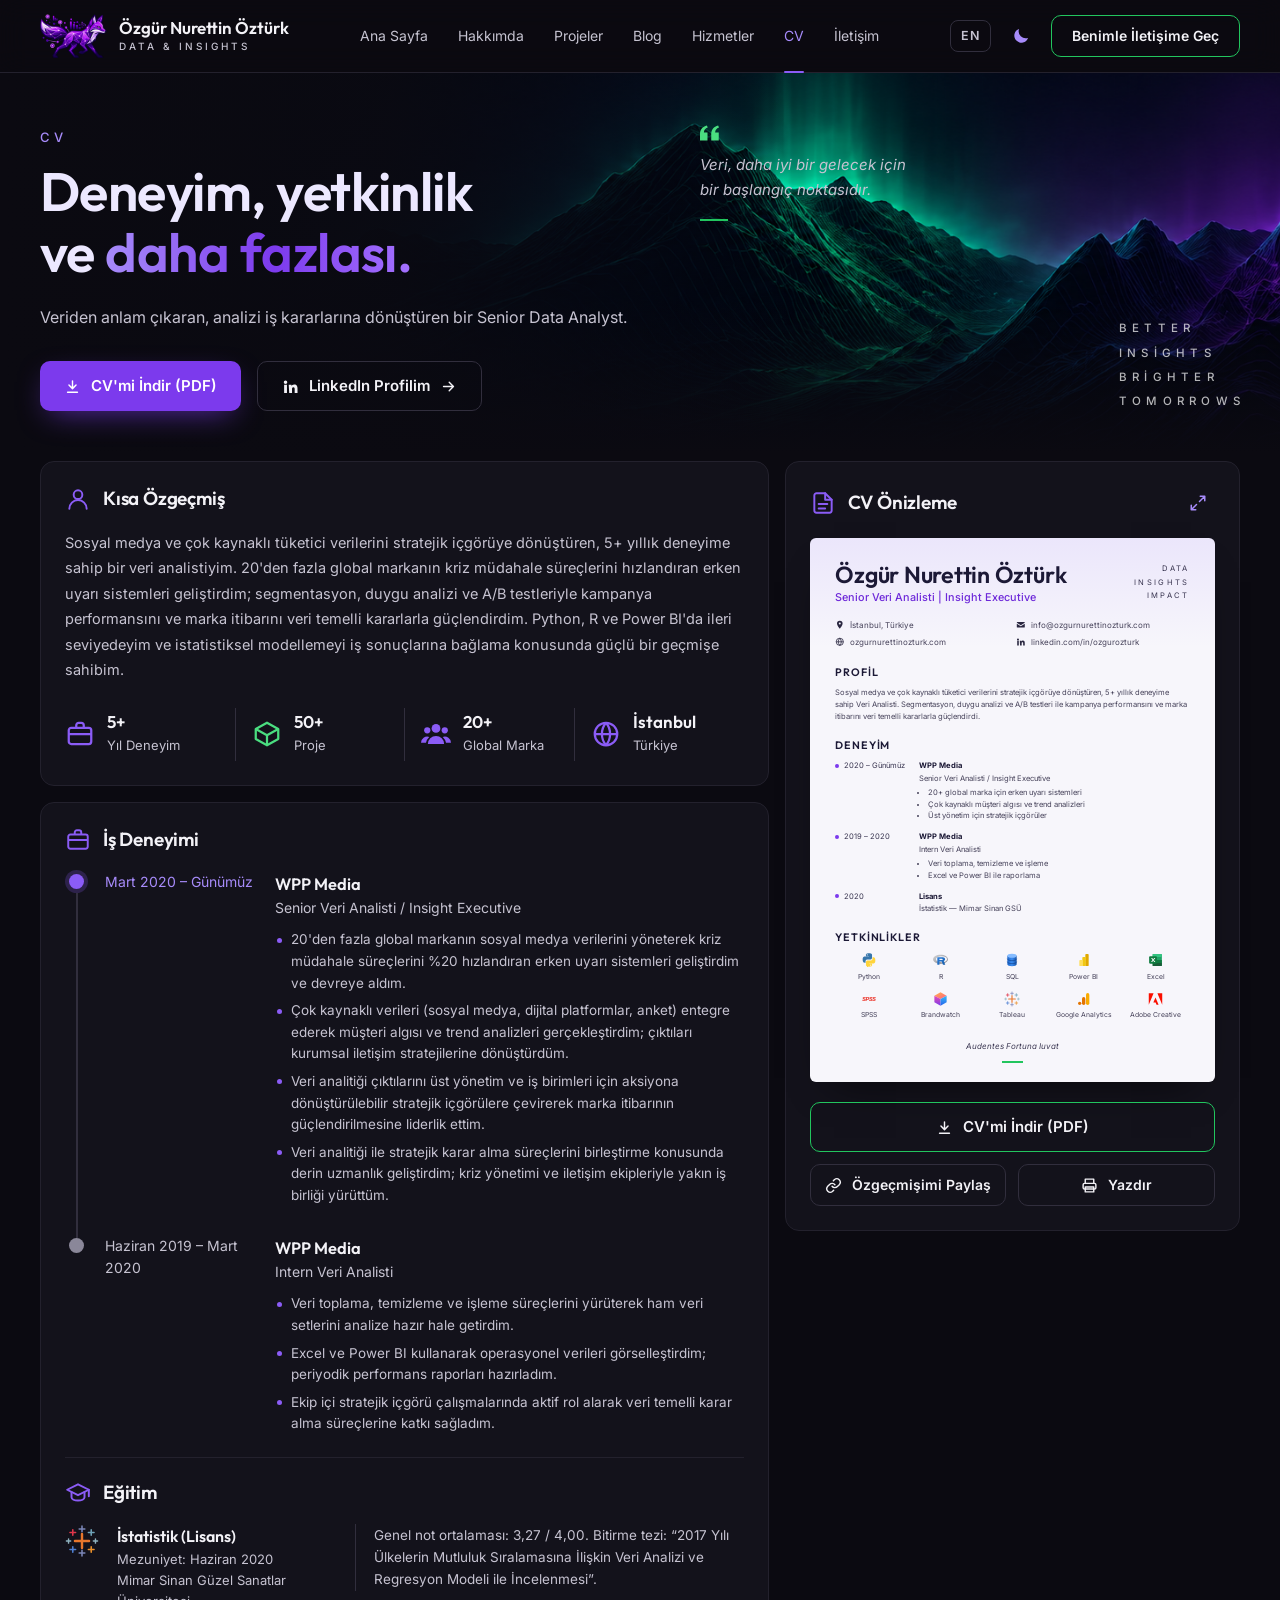
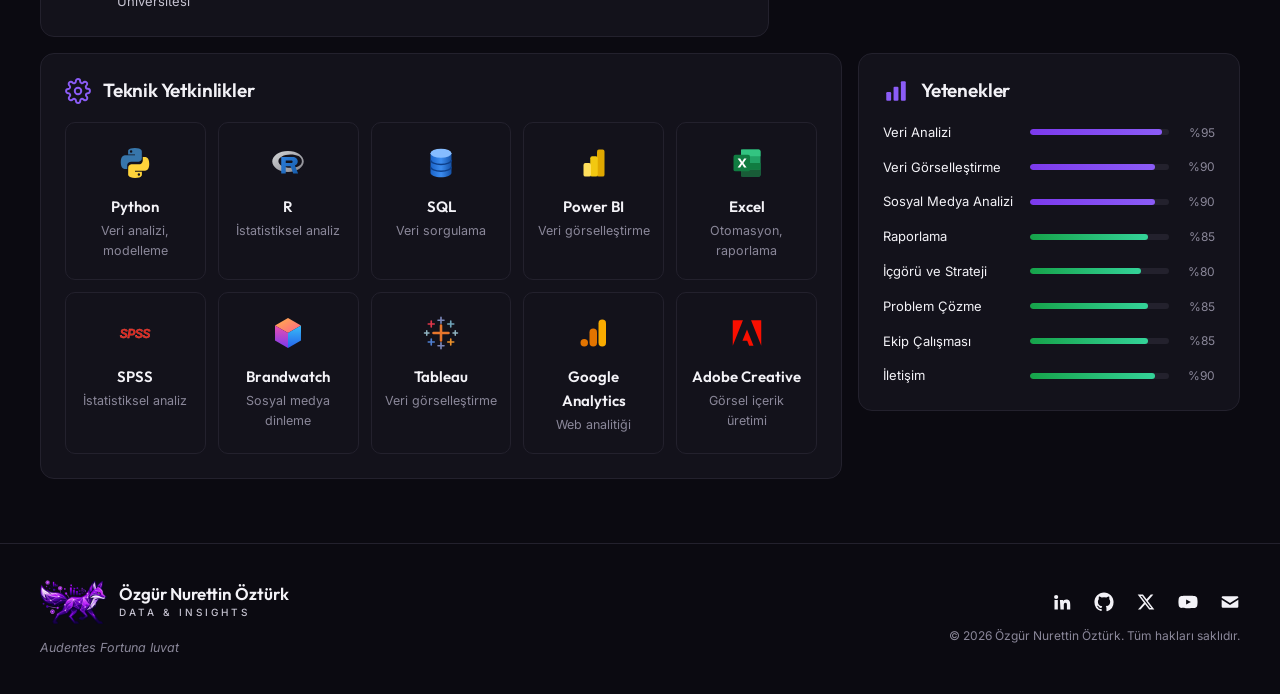
<file: cv.html>
<!DOCTYPE html>
<html lang="tr">
<head>
  <meta charset="UTF-8">
  <meta name="viewport" content="width=device-width, initial-scale=1">
  <title data-i18n="cv.meta.title">CV | Özgür Nurettin Öztürk</title>
  <meta name="description" content="Özgür Nurettin Öztürk — Senior Veri Analisti / Insight Executive. İş deneyimi, eğitim, teknik yetkinlikler ve indirilebilir CV.">
  <meta name="theme-color" content="#0b0a11">
  <link rel="icon" href="assets/img/favicon-64.png" type="image/png">
  <link rel="apple-touch-icon" href="assets/img/apple-touch-icon.png">
  <link rel="preconnect" href="https://fonts.googleapis.com">
  <link rel="preconnect" href="https://fonts.gstatic.com" crossorigin>
  <link href="https://fonts.googleapis.com/css2?family=Inter:wght@400;500;600&family=Outfit:wght@400;500;600;700&display=swap" rel="stylesheet">
  <link rel="stylesheet" href="css/style.css">
  <script>try{var t=localStorage.getItem('theme');if(t)document.documentElement.setAttribute('data-theme',t)}catch(e){}</script>
</head>
<body>

  <!-- ================= Header ================= -->
  <header class="site-header">
    <div class="container header-inner">
      <a href="index.html" class="brand" aria-label="Özgür Nurettin Öztürk — Ana Sayfa" data-i18n-attr="aria-label:ui.home">
        <img src="assets/img/logo-fox-120.png" alt="" class="brand-logo" width="184" height="120">
        <span>
          <span class="brand-name">Özgür Nurettin Öztürk</span>
          <span class="brand-tagline">DATA &amp; INSIGHTS</span>
        </span>
      </a>

      <nav class="nav" id="site-nav" aria-label="Ana menü">
        <ul>
          <li><a href="index.html" data-i18n="nav.home">Ana Sayfa</a></li>
          <li><a href="hakkimda.html" data-i18n="nav.about">Hakkımda</a></li>
          <li><a href="projeler.html" data-i18n="nav.projects">Projeler</a></li>
          <li><a href="blog.html" data-i18n="nav.blog">Blog</a></li>
          <li><a href="hizmetler.html" data-i18n="nav.services">Hizmetler</a></li>
          <li><a href="cv.html" aria-current="page" data-i18n="nav.cv">CV</a></li>
          <li><a href="iletisim.html" data-i18n="nav.contact">İletişim</a></li>
        </ul>
      </nav>

      <div class="header-actions">
        <button type="button" class="icon-btn lang-btn" data-lang-toggle>EN</button>
        <button type="button" class="icon-btn" data-theme-toggle aria-label="Temayı değiştir" data-i18n-attr="aria-label:ui.theme">
          <svg class="icon theme-icon-moon" viewBox="0 0 24 24" fill="currentColor" aria-hidden="true"><path d="M20.5 14.3A8.5 8.5 0 0 1 9.7 3.5a8.5 8.5 0 1 0 10.8 10.8z"/></svg>
          <svg class="icon theme-icon-sun" viewBox="0 0 24 24" fill="none" stroke="currentColor" stroke-width="2" stroke-linecap="round" aria-hidden="true"><circle cx="12" cy="12" r="4.5"/><path d="M12 2v2M12 20v2M4.9 4.9l1.4 1.4M17.7 17.7l1.4 1.4M2 12h2M20 12h2M4.9 19.1l1.4-1.4M17.7 6.3l1.4-1.4"/></svg>
        </button>
        <a href="iletisim.html" class="btn btn-outline btn-sm header-cta" data-i18n="header.cta">Benimle İletişime Geç</a>
        <button type="button" class="icon-btn menu-btn" data-menu-toggle aria-controls="site-nav" aria-expanded="false" aria-label="Menüyü aç" data-i18n-attr="aria-label:ui.menu">
          <svg class="icon" viewBox="0 0 24 24" fill="none" stroke="currentColor" stroke-width="2" stroke-linecap="round" aria-hidden="true"><path d="M4 7h16M4 12h16M4 17h16"/></svg>
        </button>
      </div>
    </div>
  </header>

  <main>

    <!-- ================= Intro ================= -->
    <section class="pj-hero force-dark">
      <div class="pj-hero-bg pj-hero-bg--cv" aria-hidden="true"></div>
      <div class="container pj-hero-inner">
        <div class="pj-hero-text">
          <span class="eyebrow hero-eyebrow eyebrow--accent">CV</span>
          <h1 class="page-title" data-i18n="cv.title">Deneyim, yetkinlik<br>ve <span class="gradient-text">daha fazlası.</span></h1>
          <p data-i18n="cv.text">Veriden anlam çıkaran, analizi iş kararlarına dönüştüren bir Senior Data Analyst.</p>
          <div class="hero-actions hero-actions--spaced">
            <a href="assets/cv/ozgur-ozturk-cv.pdf" class="btn btn-primary" download="Ozgur-Nurettin-Ozturk-CV.pdf">
              <svg class="icon" viewBox="0 0 24 24" fill="none" stroke="currentColor" stroke-width="2" stroke-linecap="round" stroke-linejoin="round" aria-hidden="true"><path d="M12 4v11M7 10l5 5 5-5M5 20h14"/></svg>
              <span data-i18n="cv.download">CV'mi İndir (PDF)</span>
            </a>
            <a href="https://linkedin.com/in/ozgurozturk" class="btn btn-ghost" target="_blank" rel="noopener">
              <svg class="icon" viewBox="0 0 24 24" fill="currentColor" aria-hidden="true"><path d="M4.98 3.5a2.5 2.5 0 1 1 0 5 2.5 2.5 0 0 1 0-5zM3 9.5h4V21H3zm6.5 0h3.8v1.6h.05c.53-1 1.83-2.05 3.77-2.05 4.03 0 4.78 2.65 4.78 6.1V21h-4v-5.2c0-1.24-.02-2.84-1.73-2.84-1.73 0-2 1.35-2 2.75V21h-4z"/></svg>
              <span data-i18n="cv.linkedin">LinkedIn Profilim</span>
              <svg class="icon icon-arrow" viewBox="0 0 24 24" fill="none" stroke="currentColor" stroke-width="2" stroke-linecap="round" stroke-linejoin="round" aria-hidden="true"><path d="M5 12h14M13 6l6 6-6 6"/></svg>
            </a>
          </div>
        </div>

        <div class="pj-hero-side">
          <figure class="side-quote">
            <svg viewBox="0 0 32 24" fill="currentColor" aria-hidden="true"><path d="M0 24V14C0 6.5 4 1.6 11 0l1.4 3.3C8.3 4.8 6.4 7.7 6.2 11H12v13zm18 0V14c0-7.5 4-12.4 11-14l1.4 3.3c-4.1 1.5-6 4.4-6.2 7.7H30v13z"/></svg>
            <p data-i18n="cv.quote">Veri, daha iyi bir gelecek için<br>bir başlangıç noktasıdır.</p>
          </figure>
          <ul class="hero-words" aria-hidden="true">
            <li>Better</li>
            <li>Insights</li>
            <li>Brighter</li>
            <li>Tomorrows</li>
          </ul>
        </div>
      </div>
    </section>

    <section class="section pj-list">
      <div class="container">

        <div class="cv-grid">
          <div class="cv-col">

            <!-- Short bio -->
            <section class="panel reveal" aria-labelledby="bio-title">
              <h2 class="panel-title" id="bio-title">
                <svg viewBox="0 0 24 24" fill="none" stroke="currentColor" stroke-width="1.8" stroke-linecap="round" aria-hidden="true"><circle cx="12" cy="8" r="4"/><path d="M4 21a8 8 0 0 1 16 0"/></svg>
                <span data-i18n="cv.summary">Kısa Özgeçmiş</span>
              </h2>
              <p data-i18n="cv.summary.text">Sosyal medya ve çok kaynaklı tüketici verilerini stratejik içgörüye dönüştüren, 5+ yıllık deneyime sahip bir veri analistiyim. 20'den fazla global markanın kriz müdahale süreçlerini hızlandıran erken uyarı sistemleri geliştirdim; segmentasyon, duygu analizi ve A/B testleriyle kampanya performansını ve marka itibarını veri temelli kararlarla güçlendirdim. Python, R ve Power BI'da ileri seviyedeyim ve istatistiksel modellemeyi iş sonuçlarına bağlama konusunda güçlü bir geçmişe sahibim.</p>
              <ul class="mini-stats">
                <li>
                  <svg viewBox="0 0 24 24" fill="none" stroke="currentColor" stroke-width="1.8" aria-hidden="true"><rect x="3" y="7" width="18" height="13" rx="2"/><path d="M9 7V5a2 2 0 0 1 2-2h2a2 2 0 0 1 2 2v2M3 12h18"/></svg>
                  <div><strong>5+</strong><span data-i18n="cv.s1.l">Yıl Deneyim</span></div>
                </li>
                <li class="is-green">
                  <svg viewBox="0 0 24 24" fill="none" stroke="currentColor" stroke-width="1.8" stroke-linejoin="round" aria-hidden="true"><path d="M21 8 12 3 3 8v8l9 5 9-5z"/><path d="m3 8 9 5 9-5M12 13v8"/></svg>
                  <div><strong>50+</strong><span data-i18n="cv.s2.l">Proje</span></div>
                </li>
                <li>
                  <svg viewBox="0 0 24 24" fill="currentColor" aria-hidden="true"><circle cx="12" cy="7.5" r="3.5"/><circle cx="5" cy="9" r="2.5"/><circle cx="19" cy="9" r="2.5"/><path d="M5.5 20a6.5 6.5 0 0 1 13 0zM0 19a5 5 0 0 1 6.6-4.7A8.4 8.4 0 0 0 4 19zM24 19a5 5 0 0 0-6.6-4.7A8.4 8.4 0 0 1 20 19z"/></svg>
                  <div><strong>20+</strong><span data-i18n="cv.s3.l">Global Marka</span></div>
                </li>
                <li>
                  <svg viewBox="0 0 24 24" fill="none" stroke="currentColor" stroke-width="1.8" aria-hidden="true"><circle cx="12" cy="12" r="9"/><path d="M3 12h18M12 3a14 14 0 0 1 0 18M12 3a14 14 0 0 0 0 18"/></svg>
                  <div><strong>İstanbul</strong><span>Türkiye</span></div>
                </li>
              </ul>
            </section>

            <!-- Experience + education -->
            <section class="panel reveal" aria-labelledby="exp-title">
              <h2 class="panel-title" id="exp-title">
                <svg viewBox="0 0 24 24" fill="none" stroke="currentColor" stroke-width="1.8" aria-hidden="true"><rect x="3" y="7" width="18" height="13" rx="2"/><path d="M9 7V5a2 2 0 0 1 2-2h2a2 2 0 0 1 2 2v2M3 12h18"/></svg>
                <span data-i18n="cv.exp">İş Deneyimi</span>
              </h2>

              <ol class="timeline timeline--cv" style="list-style:none;margin:0;padding:0">
                <li class="is-current">
                  <div class="timeline-meta"><time datetime="2020-03" data-i18n="cv.j1.date">Mart 2020 – Günümüz</time></div>
                  <div class="job">
                    <strong>WPP Media</strong>
                    <span data-i18n="cv.j1.role">Senior Veri Analisti / Insight Executive</span>
                    <ul>
                      <li data-i18n="cv.j1.b1">20'den fazla global markanın sosyal medya verilerini yöneterek kriz müdahale süreçlerini %20 hızlandıran erken uyarı sistemleri geliştirdim ve devreye aldım.</li>
                      <li data-i18n="cv.j1.b2">Çok kaynaklı verileri (sosyal medya, dijital platformlar, anket) entegre ederek müşteri algısı ve trend analizleri gerçekleştirdim; çıktıları kurumsal iletişim stratejilerine dönüştürdüm.</li>
                      <li data-i18n="cv.j1.b3">Veri analitiği çıktılarını üst yönetim ve iş birimleri için aksiyona dönüştürülebilir stratejik içgörülere çevirerek marka itibarının güçlendirilmesine liderlik ettim.</li>
                      <li data-i18n="cv.j1.b4">Veri analitiği ile stratejik karar alma süreçlerini birleştirme konusunda derin uzmanlık geliştirdim; kriz yönetimi ve iletişim ekipleriyle yakın iş birliği yürüttüm.</li>
                    </ul>
                  </div>
                </li>
                <li>
                  <div class="timeline-meta"><time datetime="2019-06" data-i18n="cv.j2.date">Haziran 2019 – Mart 2020</time></div>
                  <div class="job">
                    <strong>WPP Media</strong>
                    <span data-i18n="cv.j2.role">Intern Veri Analisti</span>
                    <ul>
                      <li data-i18n="cv.j2.b1">Veri toplama, temizleme ve işleme süreçlerini yürüterek ham veri setlerini analize hazır hale getirdim.</li>
                      <li data-i18n="cv.j2.b2">Excel ve Power BI kullanarak operasyonel verileri görselleştirdim; periyodik performans raporları hazırladım.</li>
                      <li data-i18n="cv.j2.b3">Ekip içi stratejik içgörü çalışmalarında aktif rol alarak veri temelli karar alma süreçlerine katkı sağladım.</li>
                    </ul>
                  </div>
                </li>
              </ol>

              <div class="edu">
                <h2 class="panel-title">
                  <svg viewBox="0 0 24 24" fill="none" stroke="currentColor" stroke-width="1.8" stroke-linecap="round" stroke-linejoin="round" aria-hidden="true"><path d="m2 9 10-5 10 5-10 5z"/><path d="M6 11v5c0 1.7 2.7 3 6 3s6-1.3 6-3v-5M22 9v6"/></svg>
                  <span data-i18n="cv.edu">Eğitim</span>
                </h2>
                <div class="edu-row">
                  <img src="assets/icons/tableau.svg" alt="" width="34" height="34">
                  <div>
                    <strong data-i18n="cv.edu.title">İstatistik (Lisans)</strong>
                    <span data-i18n="cv.edu.date">Mezuniyet: Haziran 2020</span>
                    <span data-i18n="cv.edu.school">Mimar Sinan Güzel Sanatlar Üniversitesi</span>
                  </div>
                  <p data-i18n="cv.edu.text">Genel not ortalaması: 3,27 / 4,00. Bitirme tezi: “2017 Yılı Ülkelerin Mutluluk Sıralamasına İlişkin Veri Analizi ve Regresyon Modeli ile İncelenmesi”.</p>
                </div>
              </div>
            </section>
          </div>

          <!-- CV preview -->
          <section class="panel cv-preview reveal" aria-labelledby="preview-title">
            <div class="panel-head">
              <h2 class="panel-title" id="preview-title">
                <svg viewBox="0 0 24 24" fill="none" stroke="currentColor" stroke-width="1.8" stroke-linecap="round" stroke-linejoin="round" aria-hidden="true"><path d="M14 3H6a2 2 0 0 0-2 2v14a2 2 0 0 0 2 2h12a2 2 0 0 0 2-2V9z"/><path d="M14 3v6h6M8 13h8M8 17h6"/></svg>
                <span data-i18n="cv.preview">CV Önizleme</span>
              </h2>
              <a href="assets/cv/ozgur-ozturk-cv.pdf" class="icon-link" target="_blank" rel="noopener" aria-label="CV'yi yeni sekmede aç" data-i18n-attr="aria-label:cv.open">
                <svg viewBox="0 0 24 24" fill="none" stroke="currentColor" stroke-width="2" stroke-linecap="round" stroke-linejoin="round" aria-hidden="true"><path d="M15 3h6v6M9 21H3v-6M21 3l-7 7M3 21l7-7"/></svg>
              </a>
            </div>

            <!-- A short, web version of the PDF (Turkish, like the PDF itself) -->
            <div class="cv-paper" aria-hidden="true">
              <div class="cv-paper-head">
                <div>
                  <h3>Özgür Nurettin Öztürk</h3>
                  <p class="cv-paper-role">Senior Veri Analisti | Insight Executive</p>
                </div>
                <p class="cv-paper-tag">DATA<br>INSIGHTS<br>IMPACT</p>
              </div>
              <div class="cv-paper-contact">
                <span><svg viewBox="0 0 24 24" fill="currentColor"><path d="M12 2a7 7 0 0 0-7 7c0 5.3 7 13 7 13s7-7.7 7-13a7 7 0 0 0-7-7zm0 9.5A2.5 2.5 0 1 1 12 6.5a2.5 2.5 0 0 1 0 5z"/></svg>İstanbul, Türkiye</span>
                <span><svg viewBox="0 0 24 24" fill="currentColor"><path d="M3.5 5h17A1.5 1.5 0 0 1 22 6.5v.3l-10 6.3L2 6.8v-.3A1.5 1.5 0 0 1 3.5 5zM2 9.2l10 6.3 10-6.3v8.3a1.5 1.5 0 0 1-1.5 1.5h-17A1.5 1.5 0 0 1 2 17.5z"/></svg>info@ozgurnurettinozturk.com</span>
                <span><svg viewBox="0 0 24 24" fill="none" stroke="currentColor" stroke-width="2"><circle cx="12" cy="12" r="9"/><path d="M3 12h18M12 3a14 14 0 0 1 0 18M12 3a14 14 0 0 0 0 18"/></svg>ozgurnurettinozturk.com</span>
                <span><svg viewBox="0 0 24 24" fill="currentColor"><path d="M4.98 3.5a2.5 2.5 0 1 1 0 5 2.5 2.5 0 0 1 0-5zM3 9.5h4V21H3zm6.5 0h3.8v1.6h.05c.53-1 1.83-2.05 3.77-2.05 4.03 0 4.78 2.65 4.78 6.1V21h-4v-5.2c0-1.24-.02-2.84-1.73-2.84-1.73 0-2 1.35-2 2.75V21h-4z"/></svg>linkedin.com/in/ozgurozturk</span>
              </div>

              <div class="cv-paper-sec">
                <h4>PROFİL</h4>
                <p>Sosyal medya ve çok kaynaklı tüketici verilerini stratejik içgörüye dönüştüren, 5+ yıllık deneyime sahip Veri Analisti. Segmentasyon, duygu analizi ve A/B testleri ile kampanya performansını ve marka itibarını veri temelli kararlarla güçlendirdi.</p>
              </div>

              <div class="cv-paper-sec">
                <h4>DENEYİM</h4>
                <div class="cv-paper-job">
                  <time>2020 – Günümüz</time>
                  <div>
                    <b>WPP Media</b>Senior Veri Analisti / Insight Executive
                    <ul>
                      <li>20+ global marka için erken uyarı sistemleri</li>
                      <li>Çok kaynaklı müşteri algısı ve trend analizleri</li>
                      <li>Üst yönetim için stratejik içgörüler</li>
                    </ul>
                  </div>
                </div>
                <div class="cv-paper-job">
                  <time>2019 – 2020</time>
                  <div>
                    <b>WPP Media</b>Intern Veri Analisti
                    <ul>
                      <li>Veri toplama, temizleme ve işleme</li>
                      <li>Excel ve Power BI ile raporlama</li>
                    </ul>
                  </div>
                </div>
                <div class="cv-paper-job">
                  <time>2020</time>
                  <div><b>Lisans</b>İstatistik — Mimar Sinan GSÜ</div>
                </div>
              </div>

              <div class="cv-paper-sec">
                <h4>YETKİNLİKLER</h4>
                <div class="cv-paper-skills">
                  <span><img src="assets/icons/python.svg" alt="">Python</span>
                  <span><img src="assets/icons/r.svg" alt="">R</span>
                  <span><img src="assets/icons/sql.svg" alt="">SQL</span>
                  <span><img src="assets/icons/powerbi.svg" alt="">Power BI</span>
                  <span><img src="assets/icons/excel.svg" alt="">Excel</span>
                  <span><img src="assets/icons/spss.svg" alt="">SPSS</span>
                  <span><img src="assets/icons/brandwatch.svg" alt="">Brandwatch</span>
                  <span><img src="assets/icons/tableau.svg" alt="">Tableau</span>
                  <span><img src="assets/icons/google-analytics.svg" alt="">Google Analytics</span>
                  <span><img src="assets/icons/adobe.svg" alt="">Adobe Creative</span>
                </div>
              </div>

              <p class="cv-paper-foot">Audentes Fortuna Iuvat</p>
            </div>

            <div class="cv-actions">
              <a href="assets/cv/ozgur-ozturk-cv.pdf" class="btn btn-outline" download="Ozgur-Nurettin-Ozturk-CV.pdf">
                <svg class="icon" viewBox="0 0 24 24" fill="none" stroke="currentColor" stroke-width="2" stroke-linecap="round" stroke-linejoin="round" aria-hidden="true"><path d="M12 4v11M7 10l5 5 5-5M5 20h14"/></svg>
                <span data-i18n="cv.download">CV'mi İndir (PDF)</span>
              </a>
              <button type="button" class="btn btn-ghost btn-sm" data-share>
                <svg class="icon" viewBox="0 0 24 24" fill="none" stroke="currentColor" stroke-width="2" stroke-linecap="round" stroke-linejoin="round" aria-hidden="true"><path d="M10 13a5 5 0 0 0 7.5.5l3-3a5 5 0 0 0-7-7l-1.7 1.7"/><path d="M14 11a5 5 0 0 0-7.5-.5l-3 3a5 5 0 0 0 7 7l1.7-1.7"/></svg>
                <span data-i18n="cv.share">Özgeçmişimi Paylaş</span>
              </button>
              <button type="button" class="btn btn-ghost btn-sm" data-print-pdf="assets/cv/ozgur-ozturk-cv.pdf">
                <svg class="icon" viewBox="0 0 24 24" fill="none" stroke="currentColor" stroke-width="2" stroke-linecap="round" stroke-linejoin="round" aria-hidden="true"><path d="M6 9V3h12v6"/><rect x="3" y="9" width="18" height="8" rx="2"/><path d="M6 14h12v7H6z"/></svg>
                <span data-i18n="cv.print">Yazdır</span>
              </button>
            </div>
          </section>
        </div>

        <div class="cv-grid cv-grid--skills">
          <!-- Technical skills -->
          <section class="panel reveal" id="yetkinlikler" aria-labelledby="tech-title">
            <h2 class="panel-title" id="tech-title">
              <svg viewBox="0 0 24 24" fill="none" stroke="currentColor" stroke-width="1.8" stroke-linecap="round" stroke-linejoin="round" aria-hidden="true"><circle cx="12" cy="12" r="3"/><path d="M19.4 15a1.7 1.7 0 0 0 .3 1.8l.1.1a2 2 0 1 1-2.8 2.8l-.1-.1a1.7 1.7 0 0 0-1.8-.3 1.7 1.7 0 0 0-1 1.5V21a2 2 0 1 1-4 0v-.1a1.7 1.7 0 0 0-1.1-1.5 1.7 1.7 0 0 0-1.8.3l-.1.1a2 2 0 1 1-2.8-2.8l.1-.1a1.7 1.7 0 0 0 .3-1.8 1.7 1.7 0 0 0-1.5-1H3a2 2 0 1 1 0-4h.1a1.7 1.7 0 0 0 1.5-1.1 1.7 1.7 0 0 0-.3-1.8l-.1-.1a2 2 0 1 1 2.8-2.8l.1.1a1.7 1.7 0 0 0 1.8.3H9a1.7 1.7 0 0 0 1-1.5V3a2 2 0 1 1 4 0v.1a1.7 1.7 0 0 0 1 1.5 1.7 1.7 0 0 0 1.8-.3l.1-.1a2 2 0 1 1 2.8 2.8l-.1.1a1.7 1.7 0 0 0-.3 1.8V9a1.7 1.7 0 0 0 1.5 1H21a2 2 0 1 1 0 4h-.1a1.7 1.7 0 0 0-1.5 1z"/></svg>
              <span data-i18n="cv.tech">Teknik Yetkinlikler</span>
            </h2>
            <ul class="skill-cards">
              <li class="skill-card"><img src="assets/icons/python.svg" alt="" width="36" height="36"><strong>Python</strong><span data-i18n="sk.python">Veri analizi, modelleme</span></li>
              <li class="skill-card"><img src="assets/icons/r.svg" alt="" width="36" height="36"><strong>R</strong><span data-i18n="sk.r">İstatistiksel analiz</span></li>
              <li class="skill-card"><img src="assets/icons/sql.svg" alt="" width="36" height="36"><strong>SQL</strong><span data-i18n="sk.sql">Veri sorgulama</span></li>
              <li class="skill-card"><img src="assets/icons/powerbi.svg" alt="" width="36" height="36"><strong>Power BI</strong><span data-i18n="sk.powerbi">Veri görselleştirme</span></li>
              <li class="skill-card"><img src="assets/icons/excel.svg" alt="" width="36" height="36"><strong>Excel</strong><span data-i18n="sk.excel">Otomasyon, raporlama</span></li>
              <li class="skill-card"><img src="assets/icons/spss.svg" alt="" width="36" height="36"><strong>SPSS</strong><span data-i18n="sk.spss">İstatistiksel analiz</span></li>
              <li class="skill-card"><img src="assets/icons/brandwatch.svg" alt="" width="36" height="36"><strong>Brandwatch</strong><span data-i18n="sk.brandwatch">Sosyal medya dinleme</span></li>
              <li class="skill-card"><img src="assets/icons/tableau.svg" alt="" width="36" height="36"><strong>Tableau</strong><span data-i18n="sk.tableau">Veri görselleştirme</span></li>
              <li class="skill-card"><img src="assets/icons/google-analytics.svg" alt="" width="36" height="36"><strong>Google Analytics</strong><span data-i18n="sk.ga">Web analitiği</span></li>
              <li class="skill-card"><img src="assets/icons/adobe.svg" alt="" width="36" height="36"><strong>Adobe Creative</strong><span data-i18n="sk.adobe">Görsel içerik üretimi</span></li>
            </ul>
          </section>

          <!-- Core skills -->
          <section class="panel" aria-labelledby="skills-title">
            <h2 class="panel-title" id="skills-title">
              <svg viewBox="0 0 24 24" fill="currentColor" aria-hidden="true"><rect x="3" y="13" width="4.5" height="8" rx="1"/><rect x="9.75" y="8" width="4.5" height="13" rx="1"/><rect x="16.5" y="3" width="4.5" height="18" rx="1"/></svg>
              <span data-i18n="cv.skills">Yetenekler</span>
            </h2>
            <ul class="skill-bars reveal">
              <li class="skill-bar"><span data-i18n="cv.b1">Veri Analizi</span><span class="track" aria-hidden="true"><span class="fill" style="width:95%"></span></span><span class="pct">%95</span></li>
              <li class="skill-bar"><span data-i18n="cv.b2">Veri Görselleştirme</span><span class="track" aria-hidden="true"><span class="fill" style="width:90%"></span></span><span class="pct">%90</span></li>
              <li class="skill-bar"><span data-i18n="cv.b3">Sosyal Medya Analizi</span><span class="track" aria-hidden="true"><span class="fill" style="width:90%"></span></span><span class="pct">%90</span></li>
              <li class="skill-bar is-green"><span data-i18n="cv.b4">Raporlama</span><span class="track" aria-hidden="true"><span class="fill" style="width:85%"></span></span><span class="pct">%85</span></li>
              <li class="skill-bar is-green"><span data-i18n="cv.b5">İçgörü ve Strateji</span><span class="track" aria-hidden="true"><span class="fill" style="width:80%"></span></span><span class="pct">%80</span></li>
              <li class="skill-bar is-green"><span data-i18n="cv.b6">Problem Çözme</span><span class="track" aria-hidden="true"><span class="fill" style="width:85%"></span></span><span class="pct">%85</span></li>
              <li class="skill-bar is-green"><span data-i18n="cv.b7">Ekip Çalışması</span><span class="track" aria-hidden="true"><span class="fill" style="width:85%"></span></span><span class="pct">%85</span></li>
              <li class="skill-bar is-green"><span data-i18n="cv.b8">İletişim</span><span class="track" aria-hidden="true"><span class="fill" style="width:90%"></span></span><span class="pct">%90</span></li>
            </ul>
          </section>
        </div>

      </div>
    </section>

  </main>

  <!-- ================= Footer ================= -->
  <footer class="site-footer">
    <div class="container footer-inner">
      <div>
        <a href="index.html" class="brand">
          <img src="assets/img/logo-fox-120.png" alt="" class="brand-logo" width="184" height="120">
          <span>
            <span class="brand-name">Özgür Nurettin Öztürk</span>
            <span class="brand-tagline">DATA &amp; INSIGHTS</span>
          </span>
        </a>
        <small class="footer-motto">Audentes Fortuna Iuvat</small>
      </div>
      <div class="footer-end">
        <ul class="footer-social">
          <li><a href="https://linkedin.com/in/ozgurozturk" target="_blank" rel="noopener" aria-label="LinkedIn">
            <svg class="icon" viewBox="0 0 24 24" fill="currentColor" aria-hidden="true"><path d="M4.98 3.5a2.5 2.5 0 1 1 0 5 2.5 2.5 0 0 1 0-5zM3 9.5h4V21H3zm6.5 0h3.8v1.6h.05c.53-1 1.83-2.05 3.77-2.05 4.03 0 4.78 2.65 4.78 6.1V21h-4v-5.2c0-1.24-.02-2.84-1.73-2.84-1.73 0-2 1.35-2 2.75V21h-4z"/></svg>
          </a></li>
          <li><a href="https://github.com/" target="_blank" rel="noopener" aria-label="GitHub">
            <svg class="icon" viewBox="0 0 24 24" fill="currentColor" aria-hidden="true"><path d="M12 .5C5.65.5.5 5.65.5 12a11.5 11.5 0 0 0 7.86 10.92c.58.1.79-.25.79-.56v-2c-3.2.7-3.87-1.37-3.87-1.37-.53-1.33-1.28-1.69-1.28-1.69-1.05-.72.08-.7.08-.7 1.16.08 1.77 1.19 1.77 1.19 1.03 1.77 2.7 1.26 3.36.96.1-.75.4-1.26.73-1.55-2.55-.29-5.24-1.28-5.24-5.69 0-1.26.45-2.28 1.19-3.09-.12-.29-.52-1.46.11-3.05 0 0 .97-.31 3.17 1.18a11 11 0 0 1 5.77 0c2.2-1.49 3.17-1.18 3.17-1.18.63 1.59.23 2.76.11 3.05.74.81 1.19 1.83 1.19 3.09 0 4.42-2.7 5.4-5.26 5.68.41.36.78 1.06.78 2.14v3.17c0 .31.21.67.8.56A11.5 11.5 0 0 0 23.5 12C23.5 5.65 18.35.5 12 .5z"/></svg>
          </a></li>
          <li><a href="https://x.com/ozgurozturk" target="_blank" rel="noopener" aria-label="X (Twitter)">
            <svg class="icon" viewBox="0 0 24 24" fill="currentColor" aria-hidden="true"><path d="M17.75 3h3.07l-6.7 7.66L22 21h-6.17l-4.83-6.32L5.47 21H2.4l7.17-8.2L2 3h6.33l4.37 5.78zm-1.08 16.2h1.7L7.4 4.73H5.57z"/></svg>
          </a></li>
          <li><a href="https://youtube.com/" target="_blank" rel="noopener" aria-label="YouTube">
            <svg class="icon" viewBox="0 0 24 24" fill="currentColor" fill-rule="evenodd" aria-hidden="true"><path d="M23 7.2a3 3 0 0 0-2.1-2.1C19 4.6 12 4.6 12 4.6s-7 0-8.9.5A3 3 0 0 0 1 7.2 31 31 0 0 0 .5 12a31 31 0 0 0 .5 4.8 3 3 0 0 0 2.1 2.1c1.9.5 8.9.5 8.9.5s7 0 8.9-.5a3 3 0 0 0 2.1-2.1 31 31 0 0 0 .5-4.8 31 31 0 0 0-.5-4.8zM9.75 15.02V8.98L15.5 12z"/></svg>
          </a></li>
          <li><a href="mailto:info@ozgurnurettinozturk.com" aria-label="E-posta">
            <svg class="icon" viewBox="0 0 24 24" fill="currentColor" aria-hidden="true"><path d="M3.5 5h17A1.5 1.5 0 0 1 22 6.5v.3l-10 6.3L2 6.8v-.3A1.5 1.5 0 0 1 3.5 5zM2 9.2l10 6.3 10-6.3v8.3a1.5 1.5 0 0 1-1.5 1.5h-17A1.5 1.5 0 0 1 2 17.5z"/></svg>
          </a></li>
        </ul>
        <small class="footer-copy">© <span data-year>2025</span> Özgür Nurettin Öztürk. <span data-i18n="footer.rights">Tüm hakları saklıdır.</span></small>
      </div>
    </div>
  </footer>

  <script src="js/i18n.js"></script>
  <script src="js/main.js"></script>
</body>
</html>
</file>
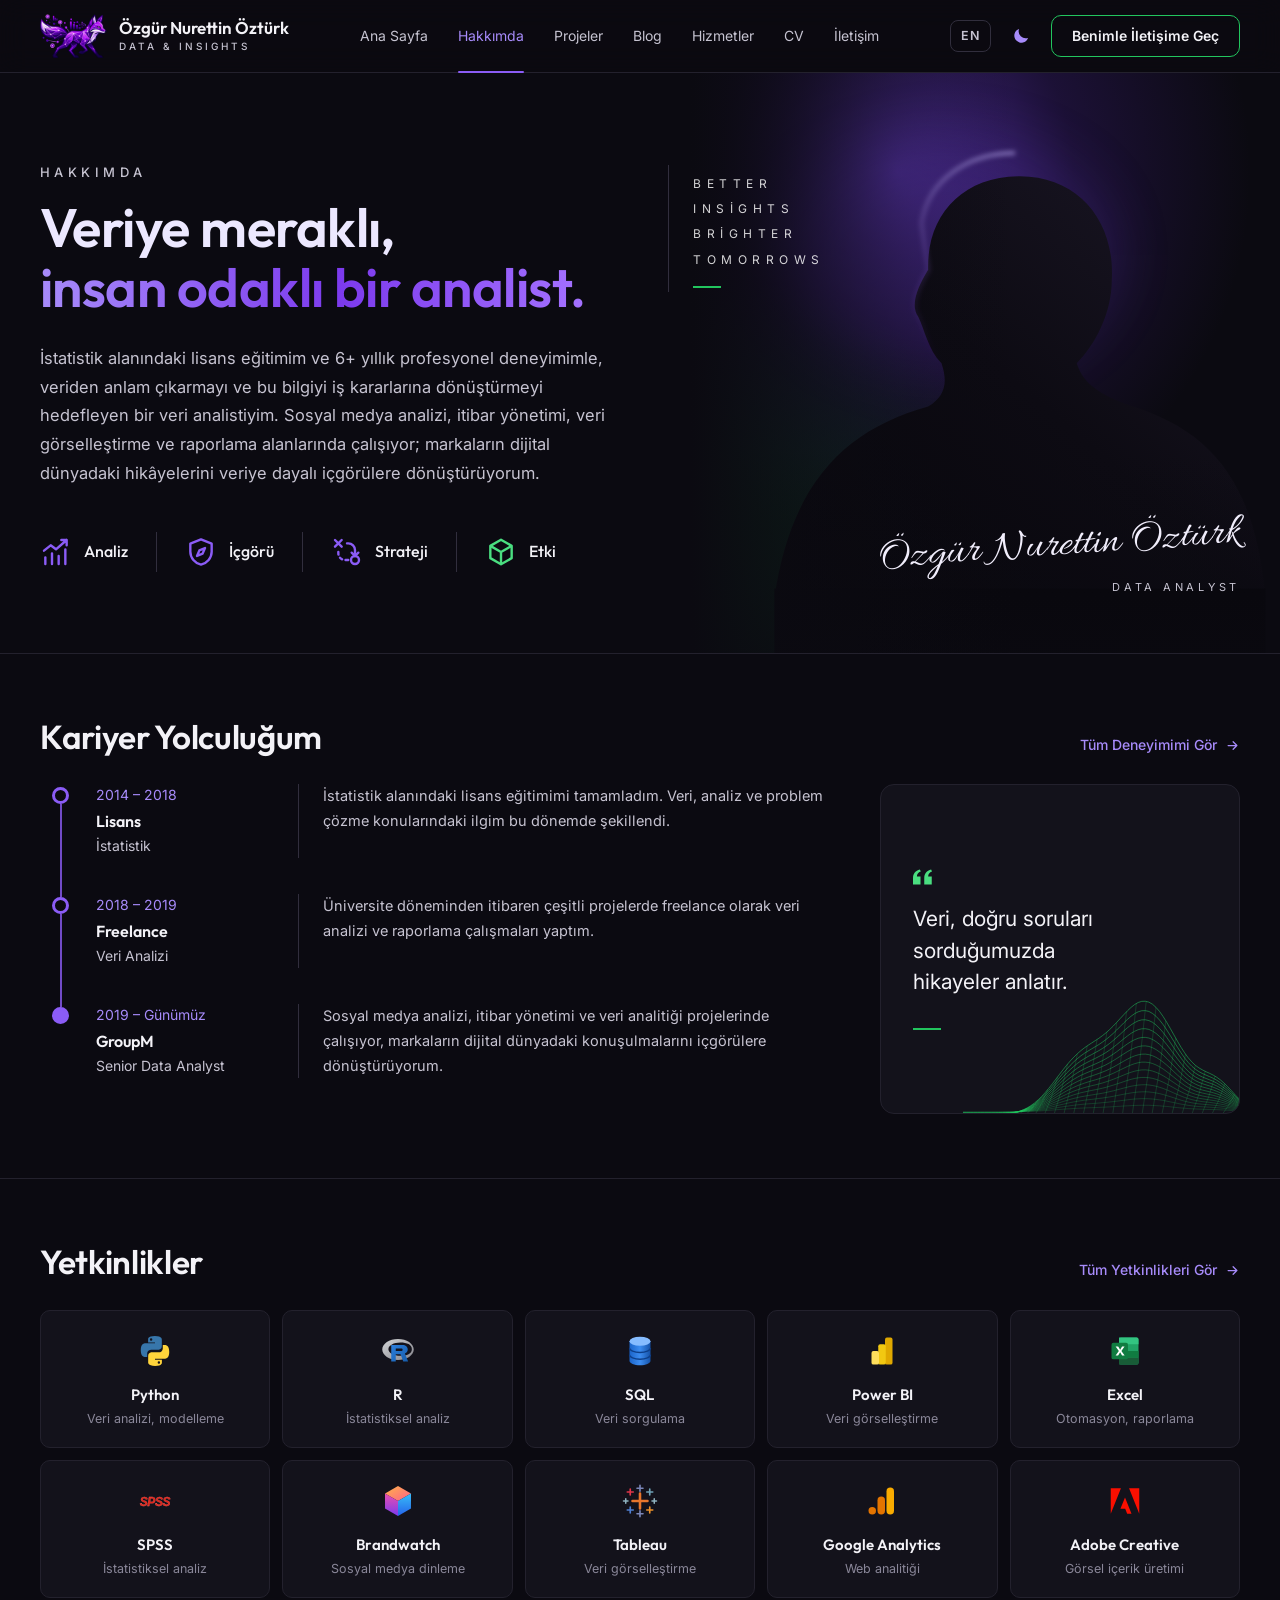
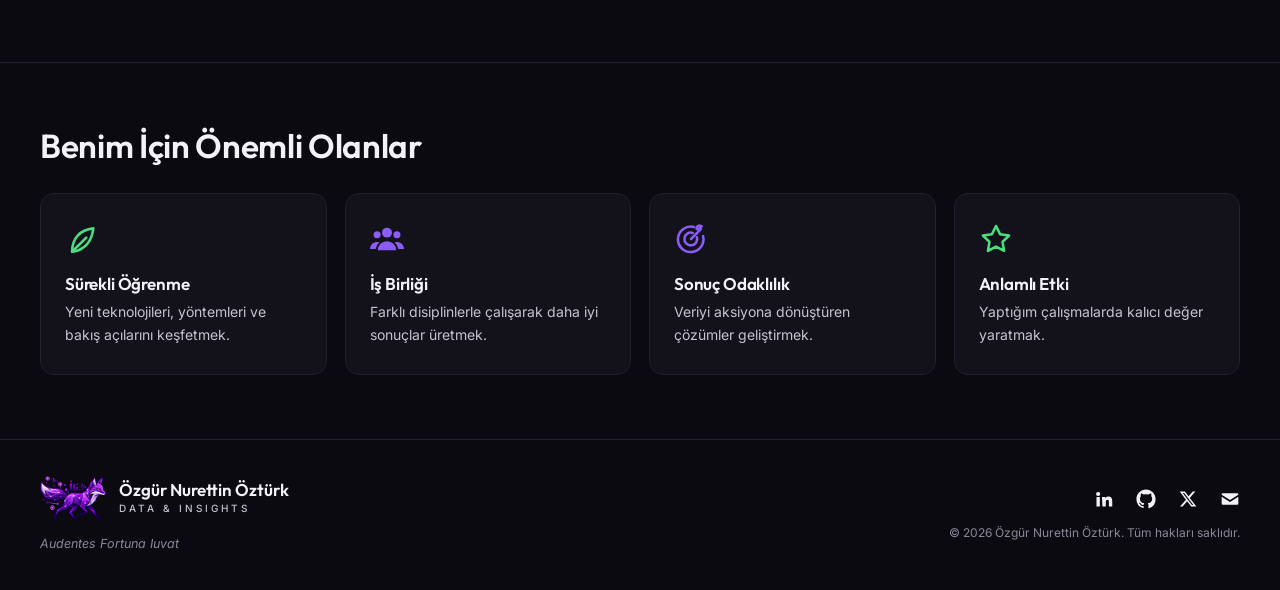
<file: hakkimda.html>
<!DOCTYPE html>
<html lang="tr">
<head>
  <meta charset="UTF-8">
  <meta name="viewport" content="width=device-width, initial-scale=1">
  <title data-i18n="ab.meta.title">Hakkımda | Özgür Nurettin Öztürk</title>
  <meta name="description" content="Özgür Nurettin Öztürk hakkında: İstatistik eğitimi, 6+ yıllık veri analizi deneyimi, kariyer yolculuğu ve yetkinlikler.">
  <meta name="theme-color" content="#0b0a11">
  <link rel="icon" href="assets/img/favicon-64.png" type="image/png">
  <link rel="apple-touch-icon" href="assets/img/apple-touch-icon.png">
  <link rel="preconnect" href="https://fonts.googleapis.com">
  <link rel="preconnect" href="https://fonts.gstatic.com" crossorigin>
  <link href="https://fonts.googleapis.com/css2?family=Allura&family=Inter:wght@400;500;600&family=Outfit:wght@400;500;600;700&display=swap" rel="stylesheet">
  <link rel="stylesheet" href="css/style.css">
  <script>try{var t=localStorage.getItem('theme');if(t)document.documentElement.setAttribute('data-theme',t)}catch(e){}</script>
</head>
<body>

  <!-- ================= Header ================= -->
  <header class="site-header">
    <div class="container header-inner">
      <a href="index.html" class="brand" aria-label="Özgür Nurettin Öztürk — Ana Sayfa" data-i18n-attr="aria-label:ui.home">
        <img src="assets/img/logo-fox-120.png" alt="" class="brand-logo" width="184" height="120">
        <span>
          <span class="brand-name">Özgür Nurettin Öztürk</span>
          <span class="brand-tagline">DATA &amp; INSIGHTS</span>
        </span>
      </a>

      <nav class="nav" id="site-nav" aria-label="Ana menü">
        <ul>
          <li><a href="index.html" data-i18n="nav.home">Ana Sayfa</a></li>
          <li><a href="hakkimda.html" aria-current="page" data-i18n="nav.about">Hakkımda</a></li>
          <li><a href="projeler.html" data-i18n="nav.projects">Projeler</a></li>
          <li><a href="blog.html" data-i18n="nav.blog">Blog</a></li>
          <li><a href="hizmetler.html" data-i18n="nav.services">Hizmetler</a></li>
          <li><a href="cv.html" data-i18n="nav.cv">CV</a></li>
          <li><a href="iletisim.html" data-i18n="nav.contact">İletişim</a></li>
        </ul>
      </nav>

      <div class="header-actions">
        <button type="button" class="icon-btn lang-btn" data-lang-toggle>EN</button>
        <button type="button" class="icon-btn" data-theme-toggle aria-label="Temayı değiştir" data-i18n-attr="aria-label:ui.theme">
          <svg class="icon theme-icon-moon" viewBox="0 0 24 24" fill="currentColor" aria-hidden="true"><path d="M20.5 14.3A8.5 8.5 0 0 1 9.7 3.5a8.5 8.5 0 1 0 10.8 10.8z"/></svg>
          <svg class="icon theme-icon-sun" viewBox="0 0 24 24" fill="none" stroke="currentColor" stroke-width="2" stroke-linecap="round" aria-hidden="true"><circle cx="12" cy="12" r="4.5"/><path d="M12 2v2M12 20v2M4.9 4.9l1.4 1.4M17.7 17.7l1.4 1.4M2 12h2M20 12h2M4.9 19.1l1.4-1.4M17.7 6.3l1.4-1.4"/></svg>
        </button>
        <a href="iletisim.html" class="btn btn-outline btn-sm header-cta" data-i18n="header.cta">Benimle İletişime Geç</a>
        <button type="button" class="icon-btn menu-btn" data-menu-toggle aria-controls="site-nav" aria-expanded="false" aria-label="Menüyü aç" data-i18n-attr="aria-label:ui.menu">
          <svg class="icon" viewBox="0 0 24 24" fill="none" stroke="currentColor" stroke-width="2" stroke-linecap="round" aria-hidden="true"><path d="M4 7h16M4 12h16M4 17h16"/></svg>
        </button>
      </div>
    </div>
  </header>

  <main>

    <!-- ================= Intro ================= -->
    <section class="page-hero force-dark">
      <div class="page-hero-photo" role="img" aria-label="Özgür Nurettin Öztürk portresi"></div>
      <div class="container about-hero-inner">
        <div class="about-hero-text">
          <span class="eyebrow hero-eyebrow" data-i18n="ab.eyebrow">Hakkımda</span>
          <h1 data-i18n="ab.title">Veriye meraklı,<br><span class="gradient-text">insan odaklı bir analist.</span></h1>
          <p data-i18n="ab.text">İstatistik alanındaki lisans eğitimim ve 6+ yıllık profesyonel deneyimimle, veriden anlam çıkarmayı ve bu bilgiyi iş kararlarına dönüştürmeyi hedefleyen bir veri analistiyim. Sosyal medya analizi, itibar yönetimi, veri görselleştirme ve raporlama alanlarında çalışıyor; markaların dijital dünyadaki hikâyelerini veriye dayalı içgörülere dönüştürüyorum.</p>

          <ul class="value-strip">
            <li>
              <svg viewBox="0 0 24 24" fill="none" stroke="currentColor" stroke-width="1.8" stroke-linecap="round" stroke-linejoin="round" aria-hidden="true"><path d="M4 21v-5M9 21v-8M14 21v-6M19 21V10"/><path d="m3 11 5-4 4 3 8-7M16 3h4v4"/></svg>
              <span data-i18n="ab.v1">Analiz</span>
            </li>
            <li>
              <svg viewBox="0 0 24 24" fill="none" stroke="currentColor" stroke-width="1.8" stroke-linejoin="round" aria-hidden="true"><path d="M12 2.5 20 5.8v6c0 4.6-3.4 8.5-8 9.7-4.6-1.2-8-5.1-8-9.7v-6z"/><path d="m15 9-1.8 4.2L9 15l1.8-4.2z"/></svg>
              <span data-i18n="ab.v2">İçgörü</span>
            </li>
            <li>
              <svg viewBox="0 0 24 24" fill="none" stroke="currentColor" stroke-width="1.8" stroke-linecap="round" stroke-linejoin="round" aria-hidden="true"><path d="m3 3 5 5M8 3 3 8"/><circle cx="18" cy="18" r="3"/><path d="M5.5 12v1a5 5 0 0 0 5 5H15" stroke-dasharray="2 2.6"/><path d="M12 5.5h1a5 5 0 0 1 5 5V15"/><path d="m15.5 12.5 2.5 2.5 2.5-2.5"/></svg>
              <span data-i18n="ab.v3">Strateji</span>
            </li>
            <li class="is-green">
              <svg viewBox="0 0 24 24" fill="none" stroke="currentColor" stroke-width="1.8" stroke-linejoin="round" aria-hidden="true"><path d="M12 2.8 20 7.4v9.2l-8 4.6-8-4.6V7.4z"/><path d="m4 7.4 8 4.6 8-4.6M12 12v9.2"/></svg>
              <span data-i18n="ab.v4">Etki</span>
            </li>
          </ul>
        </div>

        <div class="about-hero-side">
          <ul class="about-words about-words--bordered" aria-hidden="true">
            <li>Better</li>
            <li>Insights</li>
            <li>Brighter</li>
            <li>Tomorrows</li>
          </ul>
          <div class="signature" aria-hidden="true">
            <span>Özgür Nurettin Öztürk</span>
            <small>DATA ANALYST</small>
          </div>
        </div>
      </div>
    </section>

    <!-- ================= Career ================= -->
    <section class="section" id="kariyer">
      <div class="container">
        <div class="section-head">
          <h2 class="section-title" data-i18n="ab.career.title">Kariyer Yolculuğum</h2>
          <a href="cv.html" class="link-arrow">
            <span data-i18n="ab.career.all">Tüm Deneyimimi Gör</span>
            <svg class="icon" viewBox="0 0 24 24" fill="none" stroke="currentColor" stroke-width="2" stroke-linecap="round" stroke-linejoin="round" aria-hidden="true"><path d="M5 12h14M13 6l6 6-6 6"/></svg>
          </a>
        </div>

        <div class="career-grid">
          <ol class="timeline" style="list-style:none;margin:0;padding:0">
            <li class="reveal">
              <div class="timeline-meta">
                <time>2014 – 2018</time>
                <strong data-i18n="ab.t1.title">Lisans</strong>
                <span data-i18n="ab.t1.sub">İstatistik</span>
              </div>
              <p data-i18n="ab.t1.desc">İstatistik alanındaki lisans eğitimimi tamamladım. Veri, analiz ve problem çözme konularındaki ilgim bu dönemde şekillendi.</p>
            </li>
            <li class="reveal">
              <div class="timeline-meta">
                <time>2018 – 2019</time>
                <strong>Freelance</strong>
                <span data-i18n="ab.t2.sub">Veri Analizi</span>
              </div>
              <p data-i18n="ab.t2.desc">Üniversite döneminden itibaren çeşitli projelerde freelance olarak veri analizi ve raporlama çalışmaları yaptım.</p>
            </li>
            <li class="reveal is-current">
              <div class="timeline-meta">
                <time data-i18n="ab.t3.date">2019 – Günümüz</time>
                <strong>GroupM</strong>
                <span>Senior Data Analyst</span>
              </div>
              <p data-i18n="ab.t3.desc">Sosyal medya analizi, itibar yönetimi ve veri analitiği projelerinde çalışıyor, markaların dijital dünyadaki konuşulmalarını içgörülere dönüştürüyorum.</p>
            </li>
          </ol>

          <figure class="quote-card quote-card--art reveal">
            <svg viewBox="0 0 32 24" fill="currentColor" aria-hidden="true"><path d="M0 24V14C0 6.5 4 1.6 11 0l1.4 3.3C8.3 4.8 6.4 7.7 6.2 11H12v13zm18 0V14c0-7.5 4-12.4 11-14l1.4 3.3c-4.1 1.5-6 4.4-6.2 7.7H30v13z"/></svg>
            <p data-i18n="blog.quote">Veri, doğru soruları sorduğumuzda hikayeler anlatır.</p>
          </figure>
        </div>
      </div>
    </section>

    <!-- ================= Skills ================= -->
    <section class="section" id="yetkinlikler">
      <div class="container">
        <div class="section-head">
          <h2 class="section-title" data-i18n="ab.skills.title">Yetkinlikler</h2>
          <a href="cv.html#yetkinlikler" class="link-arrow">
            <span data-i18n="ab.skills.all">Tüm Yetkinlikleri Gör</span>
            <svg class="icon" viewBox="0 0 24 24" fill="none" stroke="currentColor" stroke-width="2" stroke-linecap="round" stroke-linejoin="round" aria-hidden="true"><path d="M5 12h14M13 6l6 6-6 6"/></svg>
          </a>
        </div>

        <ul class="skill-cards">
          <li class="skill-card reveal"><img src="assets/icons/python.svg" alt="" width="36" height="36"><strong>Python</strong><span data-i18n="sk.python">Veri analizi, modelleme</span></li>
          <li class="skill-card reveal"><img src="assets/icons/r.svg" alt="" width="36" height="36"><strong>R</strong><span data-i18n="sk.r">İstatistiksel analiz</span></li>
          <li class="skill-card reveal"><img src="assets/icons/sql.svg" alt="" width="36" height="36"><strong>SQL</strong><span data-i18n="sk.sql">Veri sorgulama</span></li>
          <li class="skill-card reveal"><img src="assets/icons/powerbi.svg" alt="" width="36" height="36"><strong>Power BI</strong><span data-i18n="sk.powerbi">Veri görselleştirme</span></li>
          <li class="skill-card reveal"><img src="assets/icons/excel.svg" alt="" width="36" height="36"><strong>Excel</strong><span data-i18n="sk.excel">Otomasyon, raporlama</span></li>
          <li class="skill-card reveal"><img src="assets/icons/spss.svg" alt="" width="36" height="36"><strong>SPSS</strong><span data-i18n="sk.spss">İstatistiksel analiz</span></li>
          <li class="skill-card reveal"><img src="assets/icons/brandwatch.svg" alt="" width="36" height="36"><strong>Brandwatch</strong><span data-i18n="sk.brandwatch">Sosyal medya dinleme</span></li>
          <li class="skill-card reveal"><img src="assets/icons/tableau.svg" alt="" width="36" height="36"><strong>Tableau</strong><span data-i18n="sk.tableau">Veri görselleştirme</span></li>
          <li class="skill-card reveal"><img src="assets/icons/google-analytics.svg" alt="" width="36" height="36"><strong>Google Analytics</strong><span data-i18n="sk.ga">Web analitiği</span></li>
          <li class="skill-card reveal"><img src="assets/icons/adobe.svg" alt="" width="36" height="36"><strong>Adobe Creative</strong><span data-i18n="sk.adobe">Görsel içerik üretimi</span></li>
        </ul>
      </div>
    </section>

    <!-- ================= Values ================= -->
    <section class="section">
      <div class="container">
        <div class="section-head">
          <h2 class="section-title" data-i18n="ab.values.title">Benim İçin Önemli Olanlar</h2>
        </div>

        <div class="values-grid">
          <article class="value-card is-green reveal">
            <svg viewBox="0 0 24 24" fill="none" stroke="currentColor" stroke-width="1.8" stroke-linecap="round" stroke-linejoin="round" aria-hidden="true"><path d="M5 21c0-9.5 5.5-15.5 15-16.5C19 14 13.5 20 5 21z"/><path d="M5 21 15 11"/></svg>
            <h3 data-i18n="val1.title">Sürekli Öğrenme</h3>
            <p data-i18n="val1.desc">Yeni teknolojileri, yöntemleri ve bakış açılarını keşfetmek.</p>
          </article>
          <article class="value-card reveal">
            <svg viewBox="0 0 24 24" fill="currentColor" aria-hidden="true"><circle cx="12" cy="7.5" r="3.5"/><circle cx="5" cy="9" r="2.5"/><circle cx="19" cy="9" r="2.5"/><path d="M5.5 20a6.5 6.5 0 0 1 13 0zM0 19a5 5 0 0 1 6.6-4.7A8.4 8.4 0 0 0 4 19zM24 19a5 5 0 0 0-6.6-4.7A8.4 8.4 0 0 1 20 19z"/></svg>
            <h3 data-i18n="val2.title">İş Birliği</h3>
            <p data-i18n="val2.desc">Farklı disiplinlerle çalışarak daha iyi sonuçlar üretmek.</p>
          </article>
          <article class="value-card reveal">
            <svg viewBox="0 0 24 24" fill="none" stroke="currentColor" stroke-width="1.8" stroke-linecap="round" stroke-linejoin="round" aria-hidden="true"><path d="M20.5 10A9 9 0 1 1 14 3.5"/><path d="M16.2 10.8A4.5 4.5 0 1 1 13.2 7.7"/><path d="m12 12 7-7M16 3.5V5h1.5l2-2-2-.5z"/></svg>
            <h3 data-i18n="val3.title">Sonuç Odaklılık</h3>
            <p data-i18n="val3.desc">Veriyi aksiyona dönüştüren çözümler geliştirmek.</p>
          </article>
          <article class="value-card is-green reveal">
            <svg viewBox="0 0 24 24" fill="none" stroke="currentColor" stroke-width="1.8" stroke-linejoin="round" aria-hidden="true"><path d="m12 2.8 2.85 5.78 6.38.93-4.62 4.5 1.09 6.35L12 17.36 6.3 20.36l1.09-6.35-4.62-4.5 6.38-.93z"/></svg>
            <h3 data-i18n="val4.title">Anlamlı Etki</h3>
            <p data-i18n="val4.desc">Yaptığım çalışmalarda kalıcı değer yaratmak.</p>
          </article>
        </div>
      </div>
    </section>

  </main>

  <!-- ================= Footer ================= -->
  <footer class="site-footer">
    <div class="container footer-inner">
      <div>
        <a href="index.html" class="brand">
          <img src="assets/img/logo-fox-120.png" alt="" class="brand-logo" width="184" height="120">
          <span>
            <span class="brand-name">Özgür Nurettin Öztürk</span>
            <span class="brand-tagline">DATA &amp; INSIGHTS</span>
          </span>
        </a>
        <small class="footer-motto">Audentes Fortuna Iuvat</small>
      </div>
      <div class="footer-end">
        <ul class="footer-social">
          <li><a href="https://linkedin.com/in/ozgurozturk" target="_blank" rel="noopener" aria-label="LinkedIn">
            <svg class="icon" viewBox="0 0 24 24" fill="currentColor" aria-hidden="true"><path d="M4.98 3.5a2.5 2.5 0 1 1 0 5 2.5 2.5 0 0 1 0-5zM3 9.5h4V21H3zm6.5 0h3.8v1.6h.05c.53-1 1.83-2.05 3.77-2.05 4.03 0 4.78 2.65 4.78 6.1V21h-4v-5.2c0-1.24-.02-2.84-1.73-2.84-1.73 0-2 1.35-2 2.75V21h-4z"/></svg>
          </a></li>
          <li><a href="https://github.com/" target="_blank" rel="noopener" aria-label="GitHub">
            <svg class="icon" viewBox="0 0 24 24" fill="currentColor" aria-hidden="true"><path d="M12 .5C5.65.5.5 5.65.5 12a11.5 11.5 0 0 0 7.86 10.92c.58.1.79-.25.79-.56v-2c-3.2.7-3.87-1.37-3.87-1.37-.53-1.33-1.28-1.69-1.28-1.69-1.05-.72.08-.7.08-.7 1.16.08 1.77 1.19 1.77 1.19 1.03 1.77 2.7 1.26 3.36.96.1-.75.4-1.26.73-1.55-2.55-.29-5.24-1.28-5.24-5.69 0-1.26.45-2.28 1.19-3.09-.12-.29-.52-1.46.11-3.05 0 0 .97-.31 3.17 1.18a11 11 0 0 1 5.77 0c2.2-1.49 3.17-1.18 3.17-1.18.63 1.59.23 2.76.11 3.05.74.81 1.19 1.83 1.19 3.09 0 4.42-2.7 5.4-5.26 5.68.41.36.78 1.06.78 2.14v3.17c0 .31.21.67.8.56A11.5 11.5 0 0 0 23.5 12C23.5 5.65 18.35.5 12 .5z"/></svg>
          </a></li>
          <li><a href="https://x.com/ozgurozturk" target="_blank" rel="noopener" aria-label="X (Twitter)">
            <svg class="icon" viewBox="0 0 24 24" fill="currentColor" aria-hidden="true"><path d="M17.75 3h3.07l-6.7 7.66L22 21h-6.17l-4.83-6.32L5.47 21H2.4l7.17-8.2L2 3h6.33l4.37 5.78zm-1.08 16.2h1.7L7.4 4.73H5.57z"/></svg>
          </a></li>
          <li><a href="mailto:info@ozgurnurettinozturk.com" aria-label="E-posta">
            <svg class="icon" viewBox="0 0 24 24" fill="currentColor" aria-hidden="true"><path d="M3.5 5h17A1.5 1.5 0 0 1 22 6.5v.3l-10 6.3L2 6.8v-.3A1.5 1.5 0 0 1 3.5 5zM2 9.2l10 6.3 10-6.3v8.3a1.5 1.5 0 0 1-1.5 1.5h-17A1.5 1.5 0 0 1 2 17.5z"/></svg>
          </a></li>
        </ul>
        <small class="footer-copy">© <span data-year>2025</span> Özgür Nurettin Öztürk. <span data-i18n="footer.rights">Tüm hakları saklıdır.</span></small>
      </div>
    </div>
  </footer>

  <script src="js/i18n.js"></script>
  <script src="js/main.js"></script>
</body>
</html>
</file>
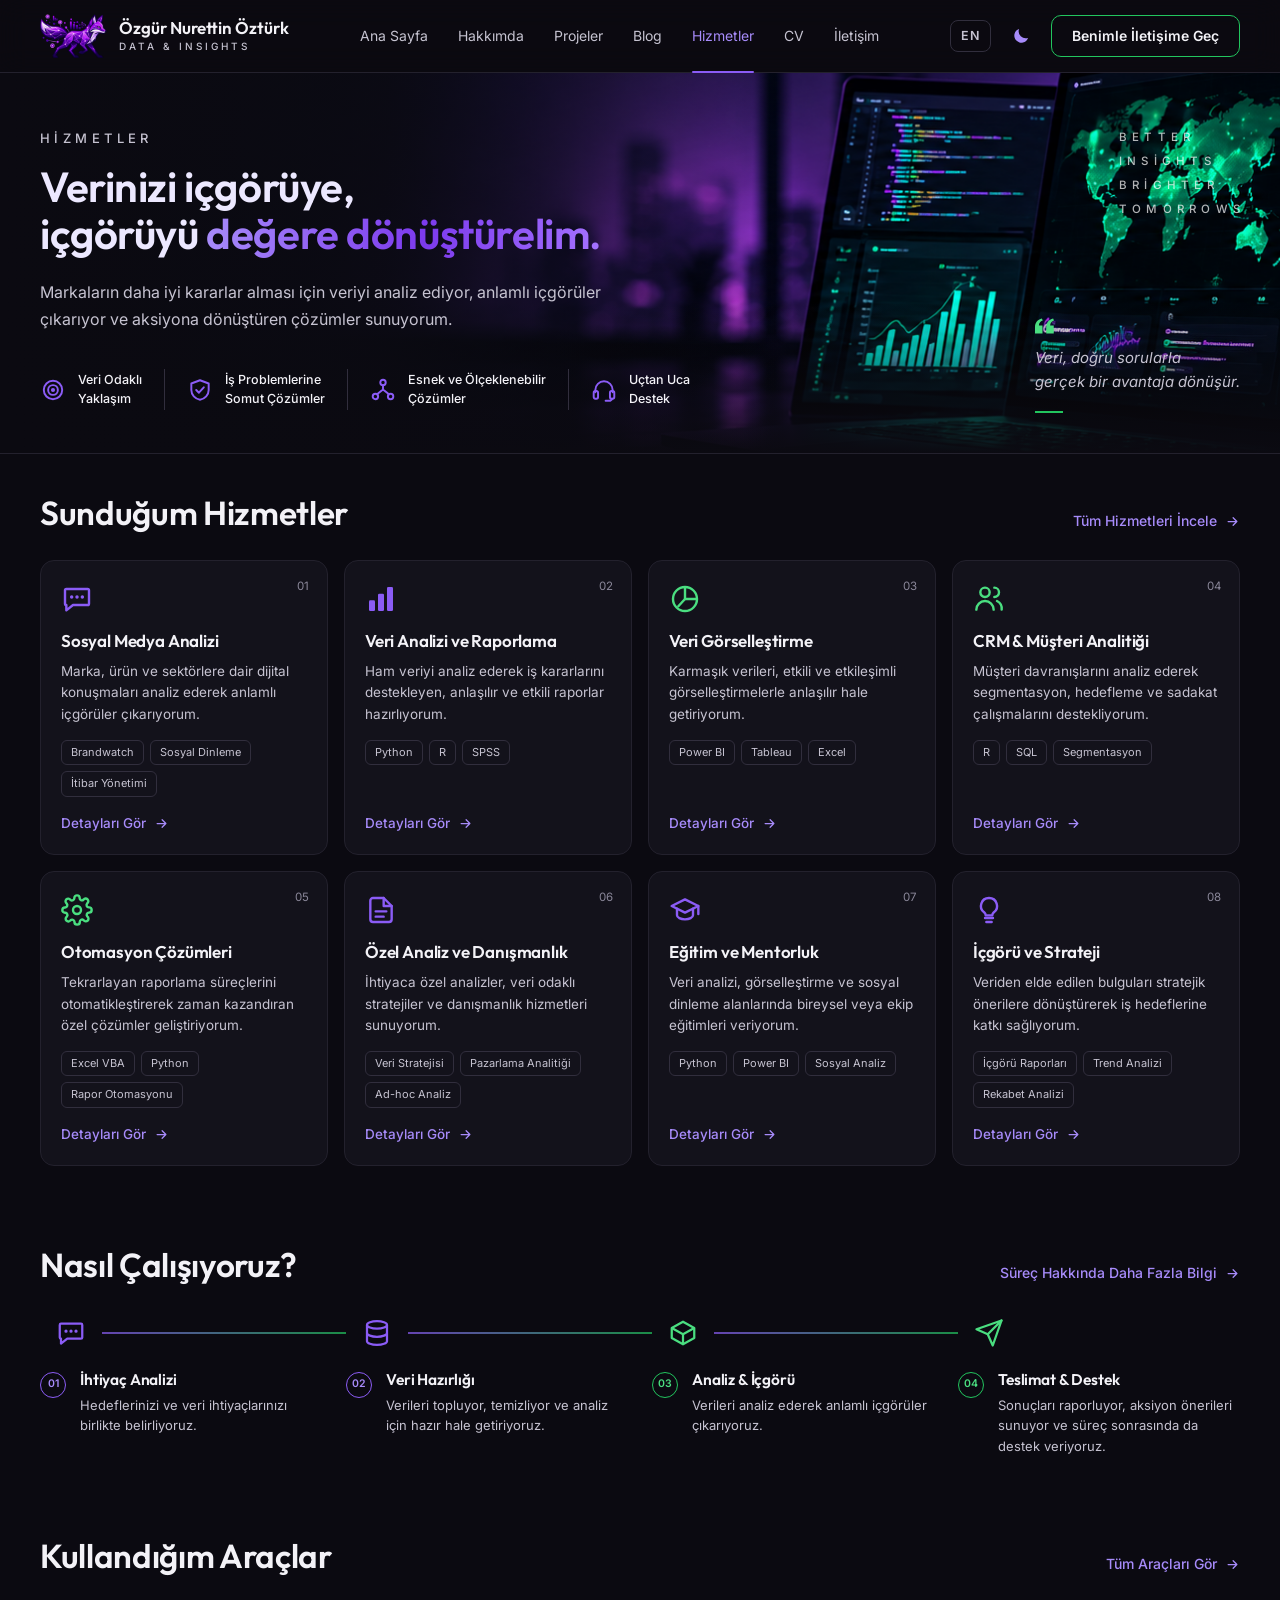
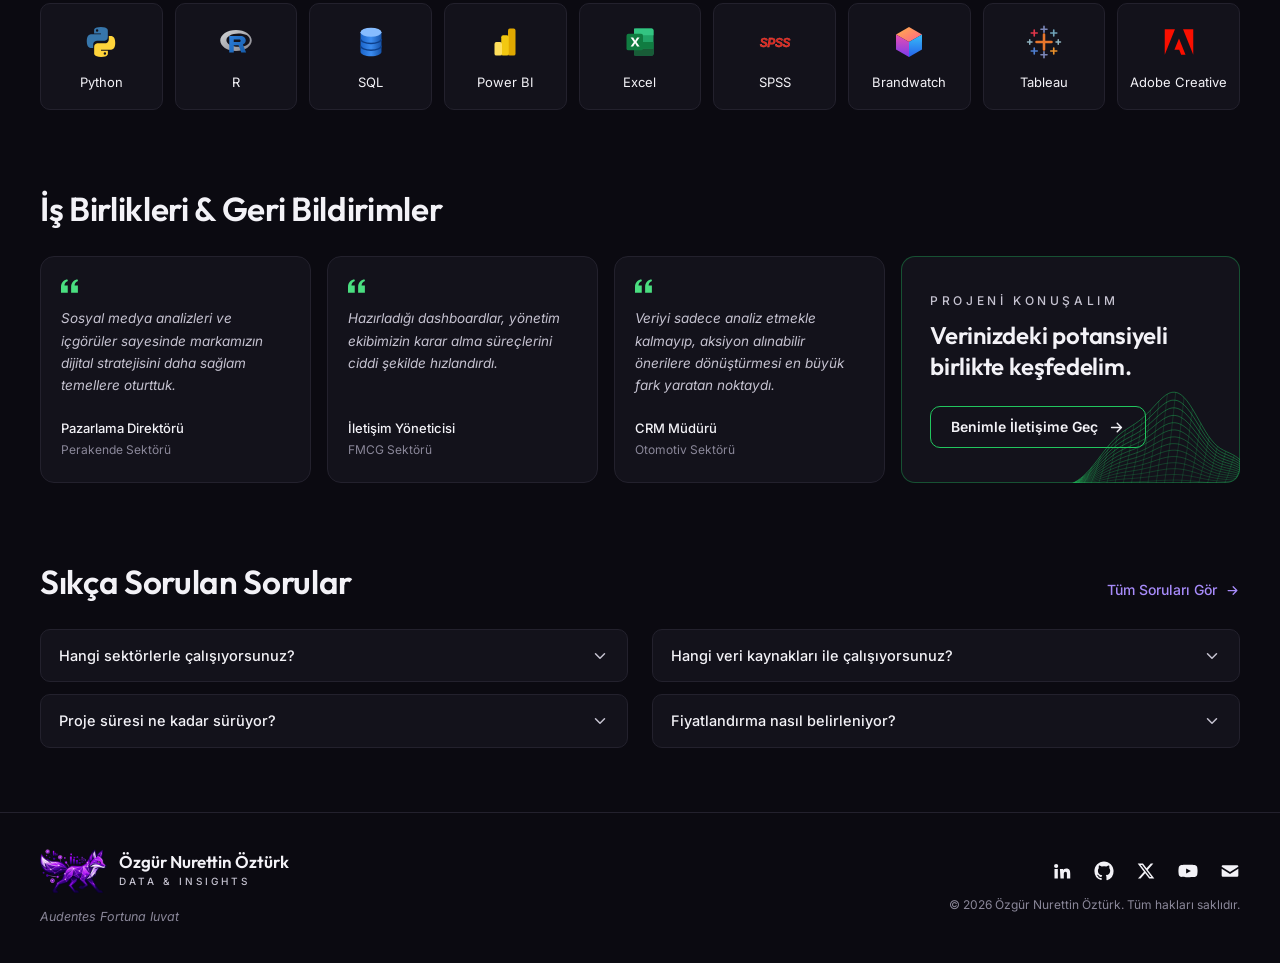
<file: hizmetler.html>
<!DOCTYPE html>
<html lang="tr">
<head>
  <meta charset="UTF-8">
  <meta name="viewport" content="width=device-width, initial-scale=1">
  <title data-i18n="sv.meta.title">Hizmetler | Özgür Nurettin Öztürk</title>
  <meta name="description" content="Sosyal medya analizi, veri analizi ve raporlama, veri görselleştirme, CRM analitiği, otomasyon ve danışmanlık hizmetleri.">
  <meta name="theme-color" content="#0b0a11">
  <link rel="icon" href="assets/img/favicon-64.png" type="image/png">
  <link rel="apple-touch-icon" href="assets/img/apple-touch-icon.png">
  <link rel="preconnect" href="https://fonts.googleapis.com">
  <link rel="preconnect" href="https://fonts.gstatic.com" crossorigin>
  <link href="https://fonts.googleapis.com/css2?family=Inter:wght@400;500;600&family=Outfit:wght@400;500;600;700&display=swap" rel="stylesheet">
  <link rel="stylesheet" href="css/style.css">
  <script>try{var t=localStorage.getItem('theme');if(t)document.documentElement.setAttribute('data-theme',t)}catch(e){}</script>
</head>
<body>

  <!-- ================= Header ================= -->
  <header class="site-header">
    <div class="container header-inner">
      <a href="index.html" class="brand" aria-label="Özgür Nurettin Öztürk — Ana Sayfa" data-i18n-attr="aria-label:ui.home">
        <img src="assets/img/logo-fox-120.png" alt="" class="brand-logo" width="184" height="120">
        <span>
          <span class="brand-name">Özgür Nurettin Öztürk</span>
          <span class="brand-tagline">DATA &amp; INSIGHTS</span>
        </span>
      </a>

      <nav class="nav" id="site-nav" aria-label="Ana menü">
        <ul>
          <li><a href="index.html" data-i18n="nav.home">Ana Sayfa</a></li>
          <li><a href="hakkimda.html" data-i18n="nav.about">Hakkımda</a></li>
          <li><a href="projeler.html" data-i18n="nav.projects">Projeler</a></li>
          <li><a href="blog.html" data-i18n="nav.blog">Blog</a></li>
          <li><a href="hizmetler.html" aria-current="page" data-i18n="nav.services">Hizmetler</a></li>
          <li><a href="cv.html" data-i18n="nav.cv">CV</a></li>
          <li><a href="iletisim.html" data-i18n="nav.contact">İletişim</a></li>
        </ul>
      </nav>

      <div class="header-actions">
        <button type="button" class="icon-btn lang-btn" data-lang-toggle>EN</button>
        <button type="button" class="icon-btn" data-theme-toggle aria-label="Temayı değiştir" data-i18n-attr="aria-label:ui.theme">
          <svg class="icon theme-icon-moon" viewBox="0 0 24 24" fill="currentColor" aria-hidden="true"><path d="M20.5 14.3A8.5 8.5 0 0 1 9.7 3.5a8.5 8.5 0 1 0 10.8 10.8z"/></svg>
          <svg class="icon theme-icon-sun" viewBox="0 0 24 24" fill="none" stroke="currentColor" stroke-width="2" stroke-linecap="round" aria-hidden="true"><circle cx="12" cy="12" r="4.5"/><path d="M12 2v2M12 20v2M4.9 4.9l1.4 1.4M17.7 17.7l1.4 1.4M2 12h2M20 12h2M4.9 19.1l1.4-1.4M17.7 6.3l1.4-1.4"/></svg>
        </button>
        <a href="iletisim.html" class="btn btn-outline btn-sm header-cta" data-i18n="header.cta">Benimle İletişime Geç</a>
        <button type="button" class="icon-btn menu-btn" data-menu-toggle aria-controls="site-nav" aria-expanded="false" aria-label="Menüyü aç" data-i18n-attr="aria-label:ui.menu">
          <svg class="icon" viewBox="0 0 24 24" fill="none" stroke="currentColor" stroke-width="2" stroke-linecap="round" aria-hidden="true"><path d="M4 7h16M4 12h16M4 17h16"/></svg>
        </button>
      </div>
    </div>
  </header>

  <main class="stack">

    <!-- ================= Intro ================= -->
    <section class="pj-hero pj-hero--bordered force-dark">
      <div class="pj-hero-bg pj-hero-bg--services" aria-hidden="true"></div>
      <div class="container pj-hero-inner">
        <div class="pj-hero-text">
          <span class="eyebrow hero-eyebrow" data-i18n="sv.eyebrow">Hizmetler</span>
          <h1 class="page-title page-title--sm" data-i18n="sv.title">Verinizi içgörüye,<br>içgörüyü <span class="gradient-text">değere dönüştürelim.</span></h1>
          <p data-i18n="sv.text">Markaların daha iyi kararlar alması için veriyi analiz ediyor, anlamlı içgörüler çıkarıyor ve aksiyona dönüştüren çözümler sunuyorum.</p>

          <ul class="feature-strip feature-strip--inline">
            <li>
              <svg viewBox="0 0 24 24" fill="none" stroke="currentColor" stroke-width="1.8" aria-hidden="true"><circle cx="12" cy="12" r="8.5"/><circle cx="12" cy="12" r="4.5"/><circle cx="12" cy="12" r="1" fill="currentColor"/></svg>
              <strong data-i18n="sv.h1">Veri Odaklı<br>Yaklaşım</strong>
            </li>
            <li>
              <svg viewBox="0 0 24 24" fill="none" stroke="currentColor" stroke-width="1.8" stroke-linecap="round" stroke-linejoin="round" aria-hidden="true"><path d="M12 3 20 6v6c0 4.5-3.4 8.3-8 9-4.6-.7-8-4.5-8-9V6z"/><path d="m8.5 12 2.5 2.5 4.5-5"/></svg>
              <strong data-i18n="sv.h2">İş Problemlerine<br>Somut Çözümler</strong>
            </li>
            <li>
              <svg viewBox="0 0 24 24" fill="none" stroke="currentColor" stroke-width="1.8" stroke-linecap="round" aria-hidden="true"><circle cx="12" cy="5" r="2.5"/><circle cx="5" cy="18" r="2.5"/><circle cx="19" cy="18" r="2.5"/><path d="M12 7.5v4M12 11.5 6.5 16M12 11.5l5.5 4.5"/></svg>
              <strong data-i18n="sv.h3">Esnek ve Ölçeklenebilir<br>Çözümler</strong>
            </li>
            <li>
              <svg viewBox="0 0 24 24" fill="none" stroke="currentColor" stroke-width="1.8" stroke-linecap="round" aria-hidden="true"><path d="M4 14v-2a8 8 0 0 1 16 0v2"/><rect x="2.5" y="13" width="4" height="7" rx="1.5"/><rect x="17.5" y="13" width="4" height="7" rx="1.5"/><path d="M19.5 20a3 3 0 0 1-3 2h-3"/></svg>
              <strong data-i18n="sv.h4">Uçtan Uca<br>Destek</strong>
            </li>
          </ul>
        </div>

        <div class="pj-hero-side pj-hero-side--end">
          <ul class="hero-words" aria-hidden="true">
            <li>Better</li>
            <li>Insights</li>
            <li>Brighter</li>
            <li>Tomorrows</li>
          </ul>
          <figure class="side-quote">
            <svg viewBox="0 0 32 24" fill="currentColor" aria-hidden="true"><path d="M0 24V14C0 6.5 4 1.6 11 0l1.4 3.3C8.3 4.8 6.4 7.7 6.2 11H12v13zm18 0V14c0-7.5 4-12.4 11-14l1.4 3.3c-4.1 1.5-6 4.4-6.2 7.7H30v13z"/></svg>
            <p data-i18n="sv.quote">Veri, doğru sorularla<br>gerçek bir avantaja dönüşür.</p>
          </figure>
        </div>
      </div>
    </section>

    <!-- ================= Services ================= -->
    <section class="section" id="hizmetler">
      <div class="container">
        <div class="section-head">
          <h2 class="section-title" data-i18n="sv.list.title">Sunduğum Hizmetler</h2>
          <a href="#hizmetler" class="link-arrow">
            <span data-i18n="sv.list.all">Tüm Hizmetleri İncele</span>
            <svg class="icon" viewBox="0 0 24 24" fill="none" stroke="currentColor" stroke-width="2" stroke-linecap="round" stroke-linejoin="round" aria-hidden="true"><path d="M5 12h14M13 6l6 6-6 6"/></svg>
          </a>
        </div>

        <div class="service-grid">
          <article class="service-card reveal" id="sosyal-medya-analizi">
            <span class="service-num">01</span>
            <svg viewBox="0 0 24 24" fill="none" stroke="currentColor" stroke-width="1.8" stroke-linejoin="round" aria-hidden="true"><path d="M4 4.5h16a1 1 0 0 1 1 1v10a1 1 0 0 1-1 1H9l-5 4v-4a1 1 0 0 1-1-1v-10a1 1 0 0 1 1-1z"/><path d="M8 10.5h.01M12 10.5h.01M16 10.5h.01" stroke-width="2.6" stroke-linecap="round"/></svg>
            <h3 data-i18n="s1.title">Sosyal Medya Analizi</h3>
            <p data-i18n="s1.desc">Marka, ürün ve sektörlere dair dijital konuşmaları analiz ederek anlamlı içgörüler çıkarıyorum.</p>
            <ul class="chip-list"><li>Brandwatch</li><li data-i18n="chip.listening">Sosyal Dinleme</li><li data-i18n="chip.reputation">İtibar Yönetimi</li></ul>
            <a href="#sosyal-medya-analizi" class="link-arrow"><span data-i18n="projects.details">Detayları Gör</span><svg class="icon" viewBox="0 0 24 24" fill="none" stroke="currentColor" stroke-width="2" stroke-linecap="round" stroke-linejoin="round" aria-hidden="true"><path d="M5 12h14M13 6l6 6-6 6"/></svg></a>
          </article>

          <article class="service-card reveal" id="veri-analizi-raporlama">
            <span class="service-num">02</span>
            <svg viewBox="0 0 24 24" fill="currentColor" aria-hidden="true"><rect x="3" y="13" width="4.5" height="8" rx="1"/><rect x="9.75" y="8" width="4.5" height="13" rx="1"/><rect x="16.5" y="3" width="4.5" height="18" rx="1"/></svg>
            <h3 data-i18n="s2.title">Veri Analizi ve Raporlama</h3>
            <p data-i18n="s2.desc">Ham veriyi analiz ederek iş kararlarını destekleyen, anlaşılır ve etkili raporlar hazırlıyorum.</p>
            <ul class="chip-list"><li>Python</li><li>R</li><li>SPSS</li></ul>
            <a href="#veri-analizi-raporlama" class="link-arrow"><span data-i18n="projects.details">Detayları Gör</span><svg class="icon" viewBox="0 0 24 24" fill="none" stroke="currentColor" stroke-width="2" stroke-linecap="round" stroke-linejoin="round" aria-hidden="true"><path d="M5 12h14M13 6l6 6-6 6"/></svg></a>
          </article>

          <article class="service-card is-green reveal" id="veri-gorsellestirme">
            <span class="service-num">03</span>
            <svg viewBox="0 0 24 24" fill="none" stroke="currentColor" stroke-width="1.8" stroke-linejoin="round" aria-hidden="true"><circle cx="12" cy="12" r="9"/><path d="M12 3v9h9"/><path d="m12 12-5.5 6"/></svg>
            <h3 data-i18n="s3.title">Veri Görselleştirme</h3>
            <p data-i18n="s3.desc">Karmaşık verileri, etkili ve etkileşimli görselleştirmelerle anlaşılır hale getiriyorum.</p>
            <ul class="chip-list"><li>Power BI</li><li>Tableau</li><li>Excel</li></ul>
            <a href="#veri-gorsellestirme" class="link-arrow"><span data-i18n="projects.details">Detayları Gör</span><svg class="icon" viewBox="0 0 24 24" fill="none" stroke="currentColor" stroke-width="2" stroke-linecap="round" stroke-linejoin="round" aria-hidden="true"><path d="M5 12h14M13 6l6 6-6 6"/></svg></a>
          </article>

          <article class="service-card is-green reveal" id="crm-musteri-analitigi">
            <span class="service-num">04</span>
            <svg viewBox="0 0 24 24" fill="none" stroke="currentColor" stroke-width="1.8" stroke-linecap="round" aria-hidden="true"><circle cx="9" cy="7" r="3.5"/><path d="M2.5 20a6.5 6.5 0 0 1 13 0M16 3.5a3.5 3.5 0 0 1 0 7M18 13.5a6.5 6.5 0 0 1 3.5 6.5"/></svg>
            <h3 data-i18n="s4.title">CRM &amp; Müşteri Analitiği</h3>
            <p data-i18n="s4.desc">Müşteri davranışlarını analiz ederek segmentasyon, hedefleme ve sadakat çalışmalarını destekliyorum.</p>
            <ul class="chip-list"><li>R</li><li>SQL</li><li data-i18n="chip.segmentation">Segmentasyon</li></ul>
            <a href="#crm-musteri-analitigi" class="link-arrow"><span data-i18n="projects.details">Detayları Gör</span><svg class="icon" viewBox="0 0 24 24" fill="none" stroke="currentColor" stroke-width="2" stroke-linecap="round" stroke-linejoin="round" aria-hidden="true"><path d="M5 12h14M13 6l6 6-6 6"/></svg></a>
          </article>

          <article class="service-card is-green reveal" id="otomasyon-cozumleri">
            <span class="service-num">05</span>
            <svg viewBox="0 0 24 24" fill="none" stroke="currentColor" stroke-width="1.8" stroke-linecap="round" stroke-linejoin="round" aria-hidden="true"><circle cx="12" cy="12" r="3"/><path d="M19.4 15a1.7 1.7 0 0 0 .3 1.8l.1.1a2 2 0 1 1-2.8 2.8l-.1-.1a1.7 1.7 0 0 0-1.8-.3 1.7 1.7 0 0 0-1 1.5V21a2 2 0 1 1-4 0v-.1a1.7 1.7 0 0 0-1.1-1.5 1.7 1.7 0 0 0-1.8.3l-.1.1a2 2 0 1 1-2.8-2.8l.1-.1a1.7 1.7 0 0 0 .3-1.8 1.7 1.7 0 0 0-1.5-1H3a2 2 0 1 1 0-4h.1a1.7 1.7 0 0 0 1.5-1.1 1.7 1.7 0 0 0-.3-1.8l-.1-.1a2 2 0 1 1 2.8-2.8l.1.1a1.7 1.7 0 0 0 1.8.3H9a1.7 1.7 0 0 0 1-1.5V3a2 2 0 1 1 4 0v.1a1.7 1.7 0 0 0 1 1.5 1.7 1.7 0 0 0 1.8-.3l.1-.1a2 2 0 1 1 2.8 2.8l-.1.1a1.7 1.7 0 0 0-.3 1.8V9a1.7 1.7 0 0 0 1.5 1H21a2 2 0 1 1 0 4h-.1a1.7 1.7 0 0 0-1.5 1z"/></svg>
            <h3 data-i18n="s5.title">Otomasyon Çözümleri</h3>
            <p data-i18n="s5.desc">Tekrarlayan raporlama süreçlerini otomatikleştirerek zaman kazandıran özel çözümler geliştiriyorum.</p>
            <ul class="chip-list"><li>Excel VBA</li><li>Python</li><li data-i18n="chip.reportAuto">Rapor Otomasyonu</li></ul>
            <a href="#otomasyon-cozumleri" class="link-arrow"><span data-i18n="projects.details">Detayları Gör</span><svg class="icon" viewBox="0 0 24 24" fill="none" stroke="currentColor" stroke-width="2" stroke-linecap="round" stroke-linejoin="round" aria-hidden="true"><path d="M5 12h14M13 6l6 6-6 6"/></svg></a>
          </article>

          <article class="service-card reveal" id="ozel-analiz-danismanlik">
            <span class="service-num">06</span>
            <svg viewBox="0 0 24 24" fill="none" stroke="currentColor" stroke-width="1.8" stroke-linecap="round" stroke-linejoin="round" aria-hidden="true"><path d="M14 3H6a2 2 0 0 0-2 2v14a2 2 0 0 0 2 2h12a2 2 0 0 0 2-2V9z"/><path d="M14 3v6h6M8 13h8M8 17h6"/></svg>
            <h3 data-i18n="s6.title">Özel Analiz ve Danışmanlık</h3>
            <p data-i18n="s6.desc">İhtiyaca özel analizler, veri odaklı stratejiler ve danışmanlık hizmetleri sunuyorum.</p>
            <ul class="chip-list"><li data-i18n="chip.dataStrategy">Veri Stratejisi</li><li data-i18n="chip.mktAnalytics">Pazarlama Analitiği</li><li data-i18n="chip.adhoc">Ad-hoc Analiz</li></ul>
            <a href="#ozel-analiz-danismanlik" class="link-arrow"><span data-i18n="projects.details">Detayları Gör</span><svg class="icon" viewBox="0 0 24 24" fill="none" stroke="currentColor" stroke-width="2" stroke-linecap="round" stroke-linejoin="round" aria-hidden="true"><path d="M5 12h14M13 6l6 6-6 6"/></svg></a>
          </article>

          <article class="service-card reveal" id="egitim-mentorluk">
            <span class="service-num">07</span>
            <svg viewBox="0 0 24 24" fill="none" stroke="currentColor" stroke-width="1.8" stroke-linecap="round" stroke-linejoin="round" aria-hidden="true"><path d="m2 9 10-5 10 5-10 5z"/><path d="M6 11v5c0 1.7 2.7 3 6 3s6-1.3 6-3v-5M22 9v6"/></svg>
            <h3 data-i18n="s7.title">Eğitim ve Mentorluk</h3>
            <p data-i18n="s7.desc">Veri analizi, görselleştirme ve sosyal dinleme alanlarında bireysel veya ekip eğitimleri veriyorum.</p>
            <ul class="chip-list"><li>Python</li><li>Power BI</li><li data-i18n="chip.socialAnalysis">Sosyal Analiz</li></ul>
            <a href="#egitim-mentorluk" class="link-arrow"><span data-i18n="projects.details">Detayları Gör</span><svg class="icon" viewBox="0 0 24 24" fill="none" stroke="currentColor" stroke-width="2" stroke-linecap="round" stroke-linejoin="round" aria-hidden="true"><path d="M5 12h14M13 6l6 6-6 6"/></svg></a>
          </article>

          <article class="service-card reveal" id="icgoru-strateji">
            <span class="service-num">08</span>
            <svg viewBox="0 0 24 24" fill="none" stroke="currentColor" stroke-width="1.8" stroke-linecap="round" stroke-linejoin="round" aria-hidden="true"><path d="M9 18h6M10 21h4"/><path d="M12 3a6 6 0 0 0-3.5 10.9c.6.5 1 1.2 1 2.1h5c0-.9.4-1.6 1-2.1A6 6 0 0 0 12 3z"/></svg>
            <h3 data-i18n="s8.title">İçgörü ve Strateji</h3>
            <p data-i18n="s8.desc">Veriden elde edilen bulguları stratejik önerilere dönüştürerek iş hedeflerine katkı sağlıyorum.</p>
            <ul class="chip-list"><li data-i18n="chip.insightReports">İçgörü Raporları</li><li data-i18n="chip.trend">Trend Analizi</li><li data-i18n="chip.competitor">Rekabet Analizi</li></ul>
            <a href="#icgoru-strateji" class="link-arrow"><span data-i18n="projects.details">Detayları Gör</span><svg class="icon" viewBox="0 0 24 24" fill="none" stroke="currentColor" stroke-width="2" stroke-linecap="round" stroke-linejoin="round" aria-hidden="true"><path d="M5 12h14M13 6l6 6-6 6"/></svg></a>
          </article>
        </div>
      </div>
    </section>

    <!-- ================= Process ================= -->
    <section class="section" id="surec">
      <div class="container">
        <div class="section-head">
          <h2 class="section-title" data-i18n="sv.process.title">Nasıl Çalışıyoruz?</h2>
          <a href="iletisim.html" class="link-arrow">
            <span data-i18n="sv.process.more">Süreç Hakkında Daha Fazla Bilgi</span>
            <svg class="icon" viewBox="0 0 24 24" fill="none" stroke="currentColor" stroke-width="2" stroke-linecap="round" stroke-linejoin="round" aria-hidden="true"><path d="M5 12h14M13 6l6 6-6 6"/></svg>
          </a>
        </div>

        <ol class="steps" style="list-style:none;margin:0;padding:0">
          <li class="step reveal">
            <div class="step-icon"><svg viewBox="0 0 24 24" fill="none" stroke="currentColor" stroke-width="1.8" stroke-linejoin="round" aria-hidden="true"><path d="M4 4.5h16a1 1 0 0 1 1 1v10a1 1 0 0 1-1 1H9l-5 4v-4a1 1 0 0 1-1-1v-10a1 1 0 0 1 1-1z"/><path d="M8 10.5h.01M12 10.5h.01M16 10.5h.01" stroke-width="2.6" stroke-linecap="round"/></svg></div>
            <div class="step-body">
              <span class="step-num">01</span>
              <div>
                <h3 data-i18n="st1.t">İhtiyaç Analizi</h3>
                <p data-i18n="st1.d">Hedeflerinizi ve veri ihtiyaçlarınızı birlikte belirliyoruz.</p>
              </div>
            </div>
          </li>
          <li class="step reveal">
            <div class="step-icon"><svg viewBox="0 0 24 24" fill="none" stroke="currentColor" stroke-width="1.8" aria-hidden="true"><ellipse cx="12" cy="5.5" rx="8" ry="3"/><path d="M4 5.5v13c0 1.66 3.58 3 8 3s8-1.34 8-3v-13M4 12c0 1.66 3.58 3 8 3s8-1.34 8-3"/></svg></div>
            <div class="step-body">
              <span class="step-num">02</span>
              <div>
                <h3 data-i18n="st2.t">Veri Hazırlığı</h3>
                <p data-i18n="st2.d">Verileri topluyor, temizliyor ve analiz için hazır hale getiriyoruz.</p>
              </div>
            </div>
          </li>
          <li class="step is-green reveal">
            <div class="step-icon"><svg viewBox="0 0 24 24" fill="none" stroke="currentColor" stroke-width="1.8" stroke-linejoin="round" aria-hidden="true"><path d="M21 8 12 3 3 8v8l9 5 9-5z"/><path d="m3 8 9 5 9-5M12 13v8"/></svg></div>
            <div class="step-body">
              <span class="step-num">03</span>
              <div>
                <h3 data-i18n="st3.t">Analiz &amp; İçgörü</h3>
                <p data-i18n="st3.d">Verileri analiz ederek anlamlı içgörüler çıkarıyoruz.</p>
              </div>
            </div>
          </li>
          <li class="step is-green reveal">
            <div class="step-icon"><svg viewBox="0 0 24 24" fill="none" stroke="currentColor" stroke-width="1.8" stroke-linecap="round" stroke-linejoin="round" aria-hidden="true"><path d="M22 2 11 13"/><path d="M22 2 15 22l-4-9-9-4z"/></svg></div>
            <div class="step-body">
              <span class="step-num">04</span>
              <div>
                <h3 data-i18n="st4.t">Teslimat &amp; Destek</h3>
                <p data-i18n="st4.d">Sonuçları raporluyor, aksiyon önerileri sunuyor ve süreç sonrasında da destek veriyoruz.</p>
              </div>
            </div>
          </li>
        </ol>
      </div>
    </section>

    <!-- ================= Tools ================= -->
    <section class="section">
      <div class="container">
        <div class="section-head">
          <h2 class="section-title" data-i18n="sv.tools.title">Kullandığım Araçlar</h2>
          <a href="hakkimda.html#yetkinlikler" class="link-arrow">
            <span data-i18n="sv.tools.all">Tüm Araçları Gör</span>
            <svg class="icon" viewBox="0 0 24 24" fill="none" stroke="currentColor" stroke-width="2" stroke-linecap="round" stroke-linejoin="round" aria-hidden="true"><path d="M5 12h14M13 6l6 6-6 6"/></svg>
          </a>
        </div>

        <ul class="tool-grid">
          <li class="tool reveal"><img src="assets/icons/python.svg" alt="" width="36" height="36">Python</li>
          <li class="tool reveal"><img src="assets/icons/r.svg" alt="" width="36" height="36">R</li>
          <li class="tool reveal"><img src="assets/icons/sql.svg" alt="" width="36" height="36">SQL</li>
          <li class="tool reveal"><img src="assets/icons/powerbi.svg" alt="" width="36" height="36">Power BI</li>
          <li class="tool reveal"><img src="assets/icons/excel.svg" alt="" width="36" height="36">Excel</li>
          <li class="tool reveal"><img src="assets/icons/spss.svg" alt="" width="36" height="36">SPSS</li>
          <li class="tool reveal"><img src="assets/icons/brandwatch.svg" alt="" width="36" height="36">Brandwatch</li>
          <li class="tool reveal"><img src="assets/icons/tableau.svg" alt="" width="36" height="36">Tableau</li>
          <li class="tool reveal"><img src="assets/icons/adobe.svg" alt="" width="36" height="36">Adobe Creative</li>
        </ul>
      </div>
    </section>

    <!-- ================= Testimonials + CTA ================= -->
    <section class="section">
      <div class="container">
        <div class="section-head">
          <h2 class="section-title" data-i18n="sv.testi.title">İş Birlikleri &amp; Geri Bildirimler</h2>
        </div>

        <div class="testimonial-layout">
          <figure class="testimonial reveal">
            <svg viewBox="0 0 32 24" fill="currentColor" aria-hidden="true"><path d="M0 24V14C0 6.5 4 1.6 11 0l1.4 3.3C8.3 4.8 6.4 7.7 6.2 11H12v13zm18 0V14c0-7.5 4-12.4 11-14l1.4 3.3c-4.1 1.5-6 4.4-6.2 7.7H30v13z"/></svg>
            <blockquote data-i18n="t1.q">Sosyal medya analizleri ve içgörüler sayesinde markamızın dijital stratejisini daha sağlam temellere oturttuk.</blockquote>
            <figcaption><strong data-i18n="t1.role">Pazarlama Direktörü</strong><span data-i18n="t1.sector">Perakende Sektörü</span></figcaption>
          </figure>
          <figure class="testimonial reveal">
            <svg viewBox="0 0 32 24" fill="currentColor" aria-hidden="true"><path d="M0 24V14C0 6.5 4 1.6 11 0l1.4 3.3C8.3 4.8 6.4 7.7 6.2 11H12v13zm18 0V14c0-7.5 4-12.4 11-14l1.4 3.3c-4.1 1.5-6 4.4-6.2 7.7H30v13z"/></svg>
            <blockquote data-i18n="t2.q">Hazırladığı dashboardlar, yönetim ekibimizin karar alma süreçlerini ciddi şekilde hızlandırdı.</blockquote>
            <figcaption><strong data-i18n="t2.role">İletişim Yöneticisi</strong><span data-i18n="t2.sector">FMCG Sektörü</span></figcaption>
          </figure>
          <figure class="testimonial reveal">
            <svg viewBox="0 0 32 24" fill="currentColor" aria-hidden="true"><path d="M0 24V14C0 6.5 4 1.6 11 0l1.4 3.3C8.3 4.8 6.4 7.7 6.2 11H12v13zm18 0V14c0-7.5 4-12.4 11-14l1.4 3.3c-4.1 1.5-6 4.4-6.2 7.7H30v13z"/></svg>
            <blockquote data-i18n="t3.q">Veriyi sadece analiz etmekle kalmayıp, aksiyon alınabilir önerilere dönüştürmesi en büyük fark yaratan noktaydı.</blockquote>
            <figcaption><strong data-i18n="t3.role">CRM Müdürü</strong><span data-i18n="t3.sector">Otomotiv Sektörü</span></figcaption>
          </figure>

          <div class="cta-card force-dark reveal">
            <span class="eyebrow" data-i18n="sv.cta.eyebrow">Projeni Konuşalım</span>
            <h2 data-i18n="sv.cta.title">Verinizdeki potansiyeli birlikte keşfedelim.</h2>
            <a href="iletisim.html" class="btn btn-outline btn-sm">
              <span data-i18n="header.cta">Benimle İletişime Geç</span>
              <svg class="icon icon-arrow" viewBox="0 0 24 24" fill="none" stroke="currentColor" stroke-width="2" stroke-linecap="round" stroke-linejoin="round" aria-hidden="true"><path d="M5 12h14M13 6l6 6-6 6"/></svg>
            </a>
          </div>
        </div>
      </div>
    </section>

    <!-- ================= FAQ ================= -->
    <section class="section" id="sss">
      <div class="container">
        <div class="section-head">
          <h2 class="section-title" data-i18n="sv.faq.title">Sıkça Sorulan Sorular</h2>
          <a href="iletisim.html" class="link-arrow">
            <span data-i18n="sv.faq.all">Tüm Soruları Gör</span>
            <svg class="icon" viewBox="0 0 24 24" fill="none" stroke="currentColor" stroke-width="2" stroke-linecap="round" stroke-linejoin="round" aria-hidden="true"><path d="M5 12h14M13 6l6 6-6 6"/></svg>
          </a>
        </div>

        <div class="faq-grid">
          <details class="faq">
            <summary><span data-i18n="faq1.q">Hangi sektörlerle çalışıyorsunuz?</span><svg viewBox="0 0 24 24" fill="none" stroke="currentColor" stroke-width="2" stroke-linecap="round" stroke-linejoin="round" aria-hidden="true"><path d="m6 9 6 6 6-6"/></svg></summary>
            <p data-i18n="faq1.a">Otomotiv, perakende, FMCG ve finans başta olmak üzere 10'dan fazla sektörde markalarla çalıştım. Veri odaklı yaklaşımım farklı sektörlere kolayca uyarlanabiliyor.</p>
          </details>
          <details class="faq">
            <summary><span data-i18n="faq2.q">Hangi veri kaynakları ile çalışıyorsunuz?</span><svg viewBox="0 0 24 24" fill="none" stroke="currentColor" stroke-width="2" stroke-linecap="round" stroke-linejoin="round" aria-hidden="true"><path d="m6 9 6 6 6-6"/></svg></summary>
            <p data-i18n="faq2.a">Sosyal medya dinleme araçları (Brandwatch vb.), web analitiği, CRM sistemleri, anket verileri, SQL veritabanları ve Excel/CSV dosyaları gibi farklı kaynaklarla çalışabiliyorum.</p>
          </details>
          <details class="faq">
            <summary><span data-i18n="faq3.q">Proje süresi ne kadar sürüyor?</span><svg viewBox="0 0 24 24" fill="none" stroke="currentColor" stroke-width="2" stroke-linecap="round" stroke-linejoin="round" aria-hidden="true"><path d="m6 9 6 6 6-6"/></svg></summary>
            <p data-i18n="faq3.a">Kapsama göre değişiyor: tek seferlik bir analiz birkaç gün, kapsamlı bir dashboard ya da segmentasyon çalışması genellikle 2–6 hafta sürüyor. İlk görüşmede net bir zaman planı paylaşıyorum.</p>
          </details>
          <details class="faq">
            <summary><span data-i18n="faq4.q">Fiyatlandırma nasıl belirleniyor?</span><svg viewBox="0 0 24 24" fill="none" stroke="currentColor" stroke-width="2" stroke-linecap="round" stroke-linejoin="round" aria-hidden="true"><path d="m6 9 6 6 6-6"/></svg></summary>
            <p data-i18n="faq4.a">Fiyatlandırma projenin kapsamına, veri hacmine ve teslim süresine göre belirleniyor. İhtiyaçlarınızı konuştuktan sonra size özel bir teklif hazırlıyorum.</p>
          </details>
        </div>
      </div>
    </section>

  </main>

  <!-- ================= Footer ================= -->
  <footer class="site-footer">
    <div class="container footer-inner">
      <div>
        <a href="index.html" class="brand">
          <img src="assets/img/logo-fox-120.png" alt="" class="brand-logo" width="184" height="120">
          <span>
            <span class="brand-name">Özgür Nurettin Öztürk</span>
            <span class="brand-tagline">DATA &amp; INSIGHTS</span>
          </span>
        </a>
        <small class="footer-motto">Audentes Fortuna Iuvat</small>
      </div>
      <div class="footer-end">
        <ul class="footer-social">
          <li><a href="https://linkedin.com/in/ozgurozturk" target="_blank" rel="noopener" aria-label="LinkedIn">
            <svg class="icon" viewBox="0 0 24 24" fill="currentColor" aria-hidden="true"><path d="M4.98 3.5a2.5 2.5 0 1 1 0 5 2.5 2.5 0 0 1 0-5zM3 9.5h4V21H3zm6.5 0h3.8v1.6h.05c.53-1 1.83-2.05 3.77-2.05 4.03 0 4.78 2.65 4.78 6.1V21h-4v-5.2c0-1.24-.02-2.84-1.73-2.84-1.73 0-2 1.35-2 2.75V21h-4z"/></svg>
          </a></li>
          <li><a href="https://github.com/" target="_blank" rel="noopener" aria-label="GitHub">
            <svg class="icon" viewBox="0 0 24 24" fill="currentColor" aria-hidden="true"><path d="M12 .5C5.65.5.5 5.65.5 12a11.5 11.5 0 0 0 7.86 10.92c.58.1.79-.25.79-.56v-2c-3.2.7-3.87-1.37-3.87-1.37-.53-1.33-1.28-1.69-1.28-1.69-1.05-.72.08-.7.08-.7 1.16.08 1.77 1.19 1.77 1.19 1.03 1.77 2.7 1.26 3.36.96.1-.75.4-1.26.73-1.55-2.55-.29-5.24-1.28-5.24-5.69 0-1.26.45-2.28 1.19-3.09-.12-.29-.52-1.46.11-3.05 0 0 .97-.31 3.17 1.18a11 11 0 0 1 5.77 0c2.2-1.49 3.17-1.18 3.17-1.18.63 1.59.23 2.76.11 3.05.74.81 1.19 1.83 1.19 3.09 0 4.42-2.7 5.4-5.26 5.68.41.36.78 1.06.78 2.14v3.17c0 .31.21.67.8.56A11.5 11.5 0 0 0 23.5 12C23.5 5.65 18.35.5 12 .5z"/></svg>
          </a></li>
          <li><a href="https://x.com/ozgurozturk" target="_blank" rel="noopener" aria-label="X (Twitter)">
            <svg class="icon" viewBox="0 0 24 24" fill="currentColor" aria-hidden="true"><path d="M17.75 3h3.07l-6.7 7.66L22 21h-6.17l-4.83-6.32L5.47 21H2.4l7.17-8.2L2 3h6.33l4.37 5.78zm-1.08 16.2h1.7L7.4 4.73H5.57z"/></svg>
          </a></li>
          <li><a href="https://youtube.com/" target="_blank" rel="noopener" aria-label="YouTube">
            <svg class="icon" viewBox="0 0 24 24" fill="currentColor" fill-rule="evenodd" aria-hidden="true"><path d="M23 7.2a3 3 0 0 0-2.1-2.1C19 4.6 12 4.6 12 4.6s-7 0-8.9.5A3 3 0 0 0 1 7.2 31 31 0 0 0 .5 12a31 31 0 0 0 .5 4.8 3 3 0 0 0 2.1 2.1c1.9.5 8.9.5 8.9.5s7 0 8.9-.5a3 3 0 0 0 2.1-2.1 31 31 0 0 0 .5-4.8 31 31 0 0 0-.5-4.8zM9.75 15.02V8.98L15.5 12z"/></svg>
          </a></li>
          <li><a href="mailto:info@ozgurnurettinozturk.com" aria-label="E-posta">
            <svg class="icon" viewBox="0 0 24 24" fill="currentColor" aria-hidden="true"><path d="M3.5 5h17A1.5 1.5 0 0 1 22 6.5v.3l-10 6.3L2 6.8v-.3A1.5 1.5 0 0 1 3.5 5zM2 9.2l10 6.3 10-6.3v8.3a1.5 1.5 0 0 1-1.5 1.5h-17A1.5 1.5 0 0 1 2 17.5z"/></svg>
          </a></li>
        </ul>
        <small class="footer-copy">© <span data-year>2025</span> Özgür Nurettin Öztürk. <span data-i18n="footer.rights">Tüm hakları saklıdır.</span></small>
      </div>
    </div>
  </footer>

  <script src="js/i18n.js"></script>
  <script src="js/main.js"></script>
</body>
</html>
</file>
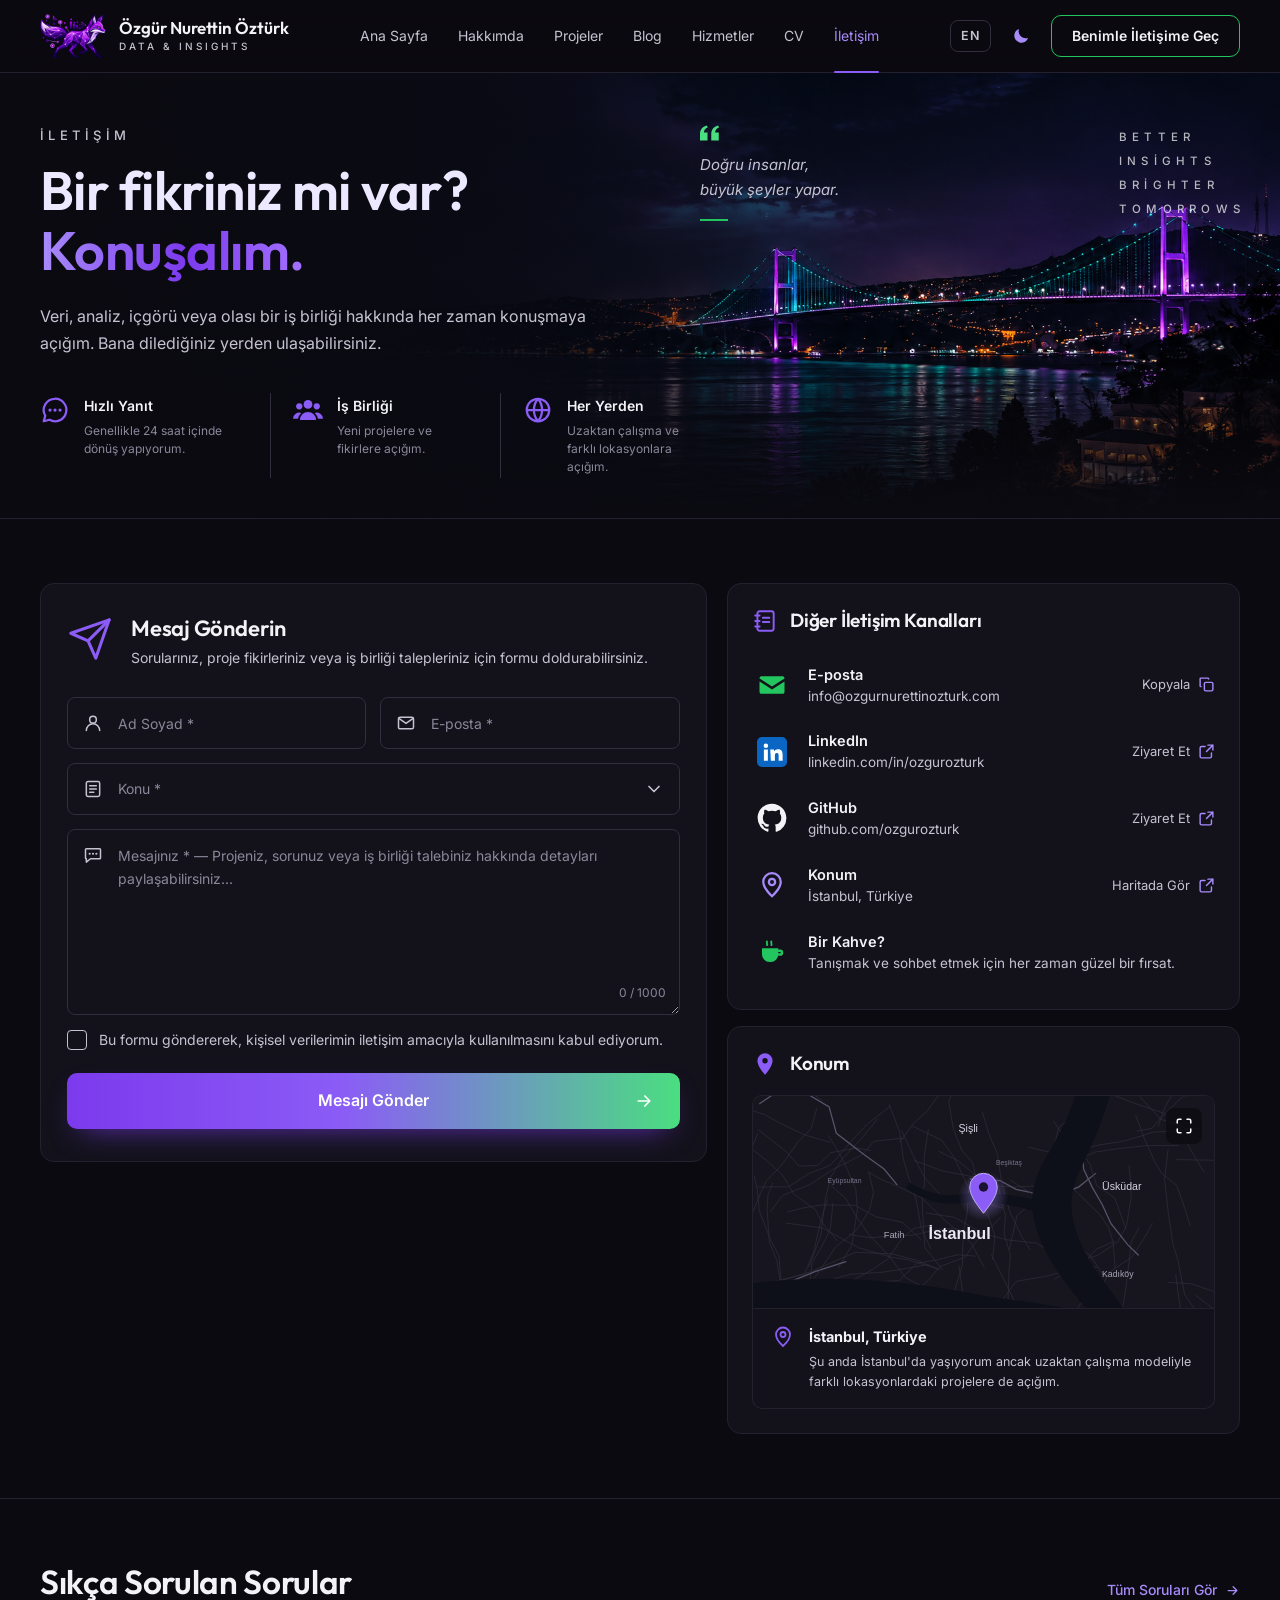
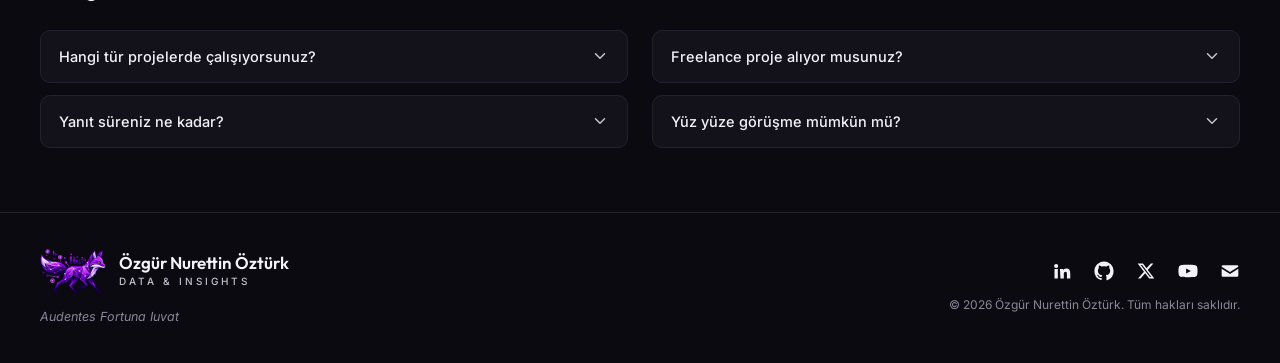
<file: iletisim.html>
<!DOCTYPE html>
<html lang="tr">
<head>
  <meta charset="UTF-8">
  <meta name="viewport" content="width=device-width, initial-scale=1">
  <title data-i18n="ct.meta.title">İletişim | Özgür Nurettin Öztürk</title>
  <meta name="description" content="Özgür Nurettin Öztürk ile iletişime geçin: proje, iş birliği ve danışmanlık talepleri için iletişim formu, e-posta ve sosyal medya kanalları.">
  <meta name="theme-color" content="#0b0a11">
  <link rel="icon" href="assets/img/favicon-64.png" type="image/png">
  <link rel="apple-touch-icon" href="assets/img/apple-touch-icon.png">
  <link rel="preconnect" href="https://fonts.googleapis.com">
  <link rel="preconnect" href="https://fonts.gstatic.com" crossorigin>
  <link href="https://fonts.googleapis.com/css2?family=Inter:wght@400;500;600&family=Outfit:wght@400;500;600;700&display=swap" rel="stylesheet">
  <link rel="stylesheet" href="css/style.css">
  <script>try{var t=localStorage.getItem('theme');if(t)document.documentElement.setAttribute('data-theme',t)}catch(e){}</script>
</head>
<body>

  <!-- ================= Header ================= -->
  <header class="site-header">
    <div class="container header-inner">
      <a href="index.html" class="brand" aria-label="Özgür Nurettin Öztürk — Ana Sayfa" data-i18n-attr="aria-label:ui.home">
        <img src="assets/img/logo-fox-120.png" alt="" class="brand-logo" width="184" height="120">
        <span>
          <span class="brand-name">Özgür Nurettin Öztürk</span>
          <span class="brand-tagline">DATA &amp; INSIGHTS</span>
        </span>
      </a>

      <nav class="nav" id="site-nav" aria-label="Ana menü">
        <ul>
          <li><a href="index.html" data-i18n="nav.home">Ana Sayfa</a></li>
          <li><a href="hakkimda.html" data-i18n="nav.about">Hakkımda</a></li>
          <li><a href="projeler.html" data-i18n="nav.projects">Projeler</a></li>
          <li><a href="blog.html" data-i18n="nav.blog">Blog</a></li>
          <li><a href="hizmetler.html" data-i18n="nav.services">Hizmetler</a></li>
          <li><a href="cv.html" data-i18n="nav.cv">CV</a></li>
          <li><a href="iletisim.html" aria-current="page" data-i18n="nav.contact">İletişim</a></li>
        </ul>
      </nav>

      <div class="header-actions">
        <button type="button" class="icon-btn lang-btn" data-lang-toggle>EN</button>
        <button type="button" class="icon-btn" data-theme-toggle aria-label="Temayı değiştir" data-i18n-attr="aria-label:ui.theme">
          <svg class="icon theme-icon-moon" viewBox="0 0 24 24" fill="currentColor" aria-hidden="true"><path d="M20.5 14.3A8.5 8.5 0 0 1 9.7 3.5a8.5 8.5 0 1 0 10.8 10.8z"/></svg>
          <svg class="icon theme-icon-sun" viewBox="0 0 24 24" fill="none" stroke="currentColor" stroke-width="2" stroke-linecap="round" aria-hidden="true"><circle cx="12" cy="12" r="4.5"/><path d="M12 2v2M12 20v2M4.9 4.9l1.4 1.4M17.7 17.7l1.4 1.4M2 12h2M20 12h2M4.9 19.1l1.4-1.4M17.7 6.3l1.4-1.4"/></svg>
        </button>
        <a href="#mesaj" class="btn btn-outline btn-sm header-cta" data-i18n="header.cta">Benimle İletişime Geç</a>
        <button type="button" class="icon-btn menu-btn" data-menu-toggle aria-controls="site-nav" aria-expanded="false" aria-label="Menüyü aç" data-i18n-attr="aria-label:ui.menu">
          <svg class="icon" viewBox="0 0 24 24" fill="none" stroke="currentColor" stroke-width="2" stroke-linecap="round" aria-hidden="true"><path d="M4 7h16M4 12h16M4 17h16"/></svg>
        </button>
      </div>
    </div>
  </header>

  <main>

    <!-- ================= Intro ================= -->
    <section class="pj-hero pj-hero--bordered force-dark">
      <div class="pj-hero-bg pj-hero-bg--contact" aria-hidden="true"></div>
      <div class="container pj-hero-inner">
        <div class="pj-hero-text">
          <span class="eyebrow hero-eyebrow" data-i18n="ct.eyebrow">İletişim</span>
          <h1 class="page-title" data-i18n="ct.title">Bir fikriniz mi var?<br><span class="gradient-text">Konuşalım.</span></h1>
          <p data-i18n="ct.text">Veri, analiz, içgörü veya olası bir iş birliği hakkında her zaman konuşmaya açığım. Bana dilediğiniz yerden ulaşabilirsiniz.</p>

          <ul class="feature-strip feature-strip--side">
            <li>
              <svg viewBox="0 0 24 24" fill="none" stroke="currentColor" stroke-width="1.8" stroke-linejoin="round" aria-hidden="true"><path d="M12 3a9 9 0 0 0-7.8 13.5L3 21l4.6-1.2A9 9 0 1 0 12 3z"/><path d="M8 12h.01M12 12h.01M16 12h.01" stroke-width="2.6" stroke-linecap="round"/></svg>
              <div><strong data-i18n="ct.f1.t">Hızlı Yanıt</strong><span data-i18n="ct.f1.s">Genellikle 24 saat içinde dönüş yapıyorum.</span></div>
            </li>
            <li>
              <svg viewBox="0 0 24 24" fill="currentColor" aria-hidden="true"><circle cx="12" cy="7.5" r="3.5"/><circle cx="5" cy="9" r="2.5"/><circle cx="19" cy="9" r="2.5"/><path d="M5.5 20a6.5 6.5 0 0 1 13 0zM0 19a5 5 0 0 1 6.6-4.7A8.4 8.4 0 0 0 4 19zM24 19a5 5 0 0 0-6.6-4.7A8.4 8.4 0 0 1 20 19z"/></svg>
              <div><strong data-i18n="ct.f2.t">İş Birliği</strong><span data-i18n="ct.f2.s">Yeni projelere ve fikirlere açığım.</span></div>
            </li>
            <li>
              <svg viewBox="0 0 24 24" fill="none" stroke="currentColor" stroke-width="1.8" aria-hidden="true"><circle cx="12" cy="12" r="9"/><path d="M3 12h18M12 3a14 14 0 0 1 0 18M12 3a14 14 0 0 0 0 18"/></svg>
              <div><strong data-i18n="ct.f3.t">Her Yerden</strong><span data-i18n="ct.f3.s">Uzaktan çalışma ve farklı lokasyonlara açığım.</span></div>
            </li>
          </ul>
        </div>

        <div class="pj-hero-side pj-hero-side--row">
          <figure class="side-quote">
            <svg viewBox="0 0 32 24" fill="currentColor" aria-hidden="true"><path d="M0 24V14C0 6.5 4 1.6 11 0l1.4 3.3C8.3 4.8 6.4 7.7 6.2 11H12v13zm18 0V14c0-7.5 4-12.4 11-14l1.4 3.3c-4.1 1.5-6 4.4-6.2 7.7H30v13z"/></svg>
            <p data-i18n="ct.quote">Doğru insanlar,<br>büyük şeyler yapar.</p>
          </figure>
          <ul class="hero-words" aria-hidden="true">
            <li>Better</li>
            <li>Insights</li>
            <li>Brighter</li>
            <li>Tomorrows</li>
          </ul>
        </div>
      </div>
    </section>

    <!-- ================= Form + channels ================= -->
    <section class="section">
      <div class="container contact-main">

        <section class="panel form-card reveal" id="mesaj" aria-labelledby="form-title">
          <div class="form-intro">
            <svg viewBox="0 0 24 24" fill="none" stroke="currentColor" stroke-width="1.6" stroke-linecap="round" stroke-linejoin="round" aria-hidden="true"><path d="M22 2 11 13"/><path d="M22 2 15 22l-4-9-9-4z"/></svg>
            <div>
              <h2 id="form-title" data-i18n="ct.form.title">Mesaj Gönderin</h2>
              <p data-i18n="ct.form.text">Sorularınız, proje fikirleriniz veya iş birliği talepleriniz için formu doldurabilirsiniz.</p>
            </div>
          </div>

          <!-- Replace YOUR_FORM_ID with your Formspree form ID -->
          <form action="https://formspree.io/f/YOUR_FORM_ID" method="POST" data-formspree>
            <input type="hidden" name="_subject" value="Web sitesinden yeni mesaj">
            <div class="field-row">
              <div class="field">
                <label class="sr-only" for="ct-name" data-i18n="ct.name">Ad Soyad *</label>
                <svg viewBox="0 0 24 24" fill="none" stroke="currentColor" stroke-width="1.8" stroke-linecap="round" aria-hidden="true"><circle cx="12" cy="8" r="4"/><path d="M4 21a8 8 0 0 1 16 0"/></svg>
                <input id="ct-name" name="name" type="text" required autocomplete="name" maxlength="100" placeholder="Ad Soyad *" data-i18n-attr="placeholder:ct.name">
              </div>
              <div class="field">
                <label class="sr-only" for="ct-email" data-i18n="ct.email">E-posta *</label>
                <svg viewBox="0 0 24 24" fill="none" stroke="currentColor" stroke-width="1.8" stroke-linejoin="round" aria-hidden="true"><rect x="3" y="5" width="18" height="14" rx="2"/><path d="m3.5 6.5 8.5 6 8.5-6"/></svg>
                <input id="ct-email" name="email" type="email" required autocomplete="email" maxlength="150" placeholder="E-posta *" data-i18n-attr="placeholder:ct.email">
              </div>
            </div>

            <div class="field">
              <label class="sr-only" for="ct-subject" data-i18n="ct.subject">Konu *</label>
              <svg viewBox="0 0 24 24" fill="none" stroke="currentColor" stroke-width="1.8" stroke-linecap="round" stroke-linejoin="round" aria-hidden="true"><rect x="4" y="3" width="16" height="18" rx="2"/><path d="M8 8h8M8 12h8M8 16h5"/></svg>
              <select id="ct-subject" name="konu" required>
                <option value="" disabled selected hidden data-i18n="ct.subject">Konu *</option>
                <option value="Proje Teklifi" data-i18n="ct.o1">Proje Teklifi</option>
                <option value="İş Birliği" data-i18n="ct.o2">İş Birliği</option>
                <option value="Danışmanlık" data-i18n="ct.o3">Danışmanlık</option>
                <option value="Eğitim / Mentorluk" data-i18n="ct.o4">Eğitim / Mentorluk</option>
                <option value="İş Fırsatı" data-i18n="ct.o5">İş Fırsatı</option>
                <option value="Diğer" data-i18n="ct.o6">Diğer</option>
              </select>
              <svg class="chev" viewBox="0 0 24 24" fill="none" stroke="currentColor" stroke-width="2" stroke-linecap="round" stroke-linejoin="round" aria-hidden="true"><path d="m6 9 6 6 6-6"/></svg>
            </div>

            <div class="field">
              <label class="sr-only" for="ct-message" data-i18n="ct.message">Mesajınız *</label>
              <svg viewBox="0 0 24 24" fill="none" stroke="currentColor" stroke-width="1.8" stroke-linejoin="round" aria-hidden="true"><path d="M4 4.5h16a1 1 0 0 1 1 1v10a1 1 0 0 1-1 1H9l-5 4v-4a1 1 0 0 1-1-1v-10a1 1 0 0 1 1-1z"/><path d="M8 10.5h.01M12 10.5h.01M16 10.5h.01" stroke-width="2.6" stroke-linecap="round"/></svg>
              <textarea id="ct-message" name="message" required maxlength="1000" rows="6" placeholder="Mesajınız * — Projeniz, sorunuz veya iş birliği talebiniz hakkında detayları paylaşabilirsiniz..." data-i18n-attr="placeholder:ct.messagePh" data-counter="ct-count" aria-describedby="ct-count"></textarea>
              <span class="counter" id="ct-count">0 / 1000</span>
            </div>

            <label class="consent">
              <input type="checkbox" name="kvkk_onay" value="evet" required>
              <span data-i18n="ct.consent">Bu formu göndererek, kişisel verilerimin iletişim amacıyla kullanılmasını kabul ediyorum.</span>
            </label>

            <button type="submit" class="btn btn-gradient">
              <span data-i18n="ct.submit">Mesajı Gönder</span>
              <svg class="icon icon-arrow" viewBox="0 0 24 24" fill="none" stroke="currentColor" stroke-width="2" stroke-linecap="round" stroke-linejoin="round" aria-hidden="true"><path d="M5 12h14M13 6l6 6-6 6"/></svg>
            </button>
            <p class="form-status" data-form-status role="status" aria-live="polite"></p>
          </form>
        </section>

        <div class="cv-col">
          <section class="panel reveal" aria-labelledby="channels-title">
            <h2 class="panel-title" id="channels-title">
              <svg viewBox="0 0 24 24" fill="none" stroke="currentColor" stroke-width="1.8" stroke-linecap="round" stroke-linejoin="round" aria-hidden="true"><rect x="5" y="3" width="15" height="18" rx="2"/><path d="M3 7h4M3 12h4M3 17h4M10 9h6M10 13h6"/></svg>
              <span data-i18n="ct.channels">Diğer İletişim Kanalları</span>
            </h2>
            <ul class="channel-list">
              <li>
                <span class="channel-icon"><svg viewBox="0 0 24 24" fill="#22c55e" aria-hidden="true"><path d="M3.5 5h17A1.5 1.5 0 0 1 22 6.5v.3l-10 6.3L2 6.8v-.3A1.5 1.5 0 0 1 3.5 5zM2 9.2l10 6.3 10-6.3v8.3a1.5 1.5 0 0 1-1.5 1.5h-17A1.5 1.5 0 0 1 2 17.5z"/></svg></span>
                <div><strong data-i18n="ct.emailLabel">E-posta</strong><a class="value" href="mailto:info@ozgurnurettinozturk.com">info@ozgurnurettinozturk.com</a></div>
                <button type="button" class="channel-action" data-copy="info@ozgurnurettinozturk.com">
                  <span data-i18n="ct.copy">Kopyala</span>
                  <svg viewBox="0 0 24 24" fill="none" stroke="currentColor" stroke-width="2" stroke-linejoin="round" aria-hidden="true"><rect x="9" y="9" width="12" height="12" rx="2"/><path d="M5 15H4a1 1 0 0 1-1-1V4a1 1 0 0 1 1-1h10a1 1 0 0 1 1 1v1"/></svg>
                </button>
              </li>
              <li>
                <span class="channel-icon"><svg viewBox="0 0 24 24" aria-hidden="true"><rect width="24" height="24" rx="4" fill="#0a66c2"/><path fill="#fff" d="M7.1 5.2a1.8 1.8 0 1 1 0 3.6 1.8 1.8 0 0 1 0-3.6zM5.5 10h3.2v9H5.5zm5.1 0h3v1.3h.1c.4-.8 1.5-1.6 3-1.6 3.2 0 3.8 2.1 3.8 4.8V19h-3.2v-4c0-1 0-2.2-1.4-2.2s-1.6 1.1-1.6 2.2v4h-3.2z"/></svg></span>
                <div><strong>LinkedIn</strong><span class="value">linkedin.com/in/ozgurozturk</span></div>
                <a class="channel-action" href="https://linkedin.com/in/ozgurozturk" target="_blank" rel="noopener">
                  <span data-i18n="ct.visit">Ziyaret Et</span>
                  <svg viewBox="0 0 24 24" fill="none" stroke="currentColor" stroke-width="2" stroke-linecap="round" stroke-linejoin="round" aria-hidden="true"><path d="M14 3h7v7M21 3l-9 9M19 14v5a2 2 0 0 1-2 2H5a2 2 0 0 1-2-2V7a2 2 0 0 1 2-2h5"/></svg>
                </a>
              </li>
              <li>
                <span class="channel-icon"><svg viewBox="0 0 24 24" fill="currentColor" aria-hidden="true"><path d="M12 .5C5.65.5.5 5.65.5 12a11.5 11.5 0 0 0 7.86 10.92c.58.1.79-.25.79-.56v-2c-3.2.7-3.87-1.37-3.87-1.37-.53-1.33-1.28-1.69-1.28-1.69-1.05-.72.08-.7.08-.7 1.16.08 1.77 1.19 1.77 1.19 1.03 1.77 2.7 1.26 3.36.96.1-.75.4-1.26.73-1.55-2.55-.29-5.24-1.28-5.24-5.69 0-1.26.45-2.28 1.19-3.09-.12-.29-.52-1.46.11-3.05 0 0 .97-.31 3.17 1.18a11 11 0 0 1 5.77 0c2.2-1.49 3.17-1.18 3.17-1.18.63 1.59.23 2.76.11 3.05.74.81 1.19 1.83 1.19 3.09 0 4.42-2.7 5.4-5.26 5.68.41.36.78 1.06.78 2.14v3.17c0 .31.21.67.8.56A11.5 11.5 0 0 0 23.5 12C23.5 5.65 18.35.5 12 .5z"/></svg></span>
                <div><strong>GitHub</strong><span class="value">github.com/ozgurozturk</span></div>
                <a class="channel-action" href="https://github.com/ozgurozturk" target="_blank" rel="noopener">
                  <span data-i18n="ct.visit">Ziyaret Et</span>
                  <svg viewBox="0 0 24 24" fill="none" stroke="currentColor" stroke-width="2" stroke-linecap="round" stroke-linejoin="round" aria-hidden="true"><path d="M14 3h7v7M21 3l-9 9M19 14v5a2 2 0 0 1-2 2H5a2 2 0 0 1-2-2V7a2 2 0 0 1 2-2h5"/></svg>
                </a>
              </li>
              <li>
                <span class="channel-icon"><svg viewBox="0 0 24 24" fill="none" stroke="#a78bfa" stroke-width="1.8" aria-hidden="true"><path d="M12 21s-7-6.2-7-11.5a7 7 0 0 1 14 0C19 14.8 12 21 12 21z"/><circle cx="12" cy="9.5" r="2.5"/></svg></span>
                <div><strong data-i18n="ct.location">Konum</strong><span class="value" data-i18n="contact.location">İstanbul, Türkiye</span></div>
                <a class="channel-action" href="https://www.google.com/maps/search/?api=1&amp;query=Istanbul%2C+Turkey" target="_blank" rel="noopener">
                  <span data-i18n="ct.viewMap">Haritada Gör</span>
                  <svg viewBox="0 0 24 24" fill="none" stroke="currentColor" stroke-width="2" stroke-linecap="round" stroke-linejoin="round" aria-hidden="true"><path d="M14 3h7v7M21 3l-9 9M19 14v5a2 2 0 0 1-2 2H5a2 2 0 0 1-2-2V7a2 2 0 0 1 2-2h5"/></svg>
                </a>
              </li>
              <li>
                <span class="channel-icon"><svg viewBox="0 0 24 24" fill="#22c55e" aria-hidden="true"><path d="M4 9h13v5a6 6 0 0 1-6 6h-1a6 6 0 0 1-6-6zm13 1h1.5a2.5 2.5 0 0 1 0 5H17v-2h1.5a.5.5 0 0 0 0-1H17z"/><path d="M8 3.5c-.8 1 .8 2 0 3M11.5 3.5c-.8 1 .8 2 0 3" fill="none" stroke="#22c55e" stroke-width="1.5" stroke-linecap="round"/></svg></span>
                <div><strong data-i18n="ct.coffee">Bir Kahve?</strong><span class="value" data-i18n="ct.coffee.s">Tanışmak ve sohbet etmek için her zaman güzel bir fırsat.</span></div>
              </li>
            </ul>
          </section>

          <section class="panel reveal" aria-labelledby="map-title">
            <h2 class="panel-title" id="map-title">
              <svg viewBox="0 0 24 24" fill="currentColor" aria-hidden="true"><path d="M12 2a7 7 0 0 0-7 7c0 5.3 7 13 7 13s7-7.7 7-13a7 7 0 0 0-7-7zm0 9.5A2.5 2.5 0 1 1 12 6.5a2.5 2.5 0 0 1 0 5z"/></svg>
              <span data-i18n="ct.location">Konum</span>
            </h2>
            <div class="map-wrap">
              <img src="assets/img/istanbul-map.svg" alt="İstanbul haritası" width="740" height="340" loading="lazy">
              <a class="map-expand" href="https://www.google.com/maps/search/?api=1&amp;query=Istanbul%2C+Turkey" target="_blank" rel="noopener" aria-label="Haritayı aç" data-i18n-attr="aria-label:ct.map.open">
                <svg viewBox="0 0 24 24" fill="none" stroke="currentColor" stroke-width="2" stroke-linecap="round" stroke-linejoin="round" aria-hidden="true"><path d="M8 3H5a2 2 0 0 0-2 2v3M21 8V5a2 2 0 0 0-2-2h-3M3 16v3a2 2 0 0 0 2 2h3M16 21h3a2 2 0 0 0 2-2v-3"/></svg>
              </a>
            </div>
            <div class="map-info">
              <svg viewBox="0 0 24 24" fill="none" stroke="currentColor" stroke-width="1.8" aria-hidden="true"><path d="M12 21s-7-6.2-7-11.5a7 7 0 0 1 14 0C19 14.8 12 21 12 21z"/><circle cx="12" cy="9.5" r="2.5"/></svg>
              <div>
                <strong data-i18n="contact.location">İstanbul, Türkiye</strong>
                <p data-i18n="ct.map.text">Şu anda İstanbul'da yaşıyorum ancak uzaktan çalışma modeliyle farklı lokasyonlardaki projelere de açığım.</p>
              </div>
            </div>
          </section>
        </div>

      </div>
    </section>

    <!-- ================= FAQ ================= -->
    <section class="section">
      <div class="container">
        <div class="section-head">
          <h2 class="section-title" data-i18n="sv.faq.title">Sıkça Sorulan Sorular</h2>
          <a href="hizmetler.html#sss" class="link-arrow">
            <span data-i18n="sv.faq.all">Tüm Soruları Gör</span>
            <svg class="icon" viewBox="0 0 24 24" fill="none" stroke="currentColor" stroke-width="2" stroke-linecap="round" stroke-linejoin="round" aria-hidden="true"><path d="M5 12h14M13 6l6 6-6 6"/></svg>
          </a>
        </div>

        <div class="faq-grid">
          <details class="faq">
            <summary><span data-i18n="ct.faq1.q">Hangi tür projelerde çalışıyorsunuz?</span><svg viewBox="0 0 24 24" fill="none" stroke="currentColor" stroke-width="2" stroke-linecap="round" stroke-linejoin="round" aria-hidden="true"><path d="m6 9 6 6 6-6"/></svg></summary>
            <p data-i18n="ct.faq1.a">Ağırlıklı olarak sosyal medya analizi, itibar yönetimi, veri görselleştirme, raporlama otomasyonu ve müşteri segmentasyonu projelerinde çalışıyorum. Detayları Hizmetler sayfasında bulabilirsiniz.</p>
          </details>
          <details class="faq">
            <summary><span data-i18n="ct.faq2.q">Freelance proje alıyor musunuz?</span><svg viewBox="0 0 24 24" fill="none" stroke="currentColor" stroke-width="2" stroke-linecap="round" stroke-linejoin="round" aria-hidden="true"><path d="m6 9 6 6 6-6"/></svg></summary>
            <p data-i18n="ct.faq2.a">Evet, kapsamı ve zamanlaması uygun olan projeleri değerlendiriyorum. Projenizi form üzerinden kısaca anlatmanız yeterli.</p>
          </details>
          <details class="faq">
            <summary><span data-i18n="ct.faq3.q">Yanıt süreniz ne kadar?</span><svg viewBox="0 0 24 24" fill="none" stroke="currentColor" stroke-width="2" stroke-linecap="round" stroke-linejoin="round" aria-hidden="true"><path d="m6 9 6 6 6-6"/></svg></summary>
            <p data-i18n="ct.faq3.a">Mesajlara genellikle 24 saat içinde dönüş yapıyorum; yoğun dönemlerde bu süre biraz uzayabilir.</p>
          </details>
          <details class="faq">
            <summary><span data-i18n="ct.faq4.q">Yüz yüze görüşme mümkün mü?</span><svg viewBox="0 0 24 24" fill="none" stroke="currentColor" stroke-width="2" stroke-linecap="round" stroke-linejoin="round" aria-hidden="true"><path d="m6 9 6 6 6-6"/></svg></summary>
            <p data-i18n="ct.faq4.a">İstanbul'daysanız memnuniyetle. Diğer durumlarda kolayca online bir görüşme ayarlayabiliriz.</p>
          </details>
        </div>
      </div>
    </section>

  </main>

  <!-- ================= Footer ================= -->
  <footer class="site-footer">
    <div class="container footer-inner">
      <div>
        <a href="index.html" class="brand">
          <img src="assets/img/logo-fox-120.png" alt="" class="brand-logo" width="184" height="120">
          <span>
            <span class="brand-name">Özgür Nurettin Öztürk</span>
            <span class="brand-tagline">DATA &amp; INSIGHTS</span>
          </span>
        </a>
        <small class="footer-motto">Audentes Fortuna Iuvat</small>
      </div>
      <div class="footer-end">
        <ul class="footer-social">
          <li><a href="https://linkedin.com/in/ozgurozturk" target="_blank" rel="noopener" aria-label="LinkedIn">
            <svg class="icon" viewBox="0 0 24 24" fill="currentColor" aria-hidden="true"><path d="M4.98 3.5a2.5 2.5 0 1 1 0 5 2.5 2.5 0 0 1 0-5zM3 9.5h4V21H3zm6.5 0h3.8v1.6h.05c.53-1 1.83-2.05 3.77-2.05 4.03 0 4.78 2.65 4.78 6.1V21h-4v-5.2c0-1.24-.02-2.84-1.73-2.84-1.73 0-2 1.35-2 2.75V21h-4z"/></svg>
          </a></li>
          <li><a href="https://github.com/ozgurozturk" target="_blank" rel="noopener" aria-label="GitHub">
            <svg class="icon" viewBox="0 0 24 24" fill="currentColor" aria-hidden="true"><path d="M12 .5C5.65.5.5 5.65.5 12a11.5 11.5 0 0 0 7.86 10.92c.58.1.79-.25.79-.56v-2c-3.2.7-3.87-1.37-3.87-1.37-.53-1.33-1.28-1.69-1.28-1.69-1.05-.72.08-.7.08-.7 1.16.08 1.77 1.19 1.77 1.19 1.03 1.77 2.7 1.26 3.36.96.1-.75.4-1.26.73-1.55-2.55-.29-5.24-1.28-5.24-5.69 0-1.26.45-2.28 1.19-3.09-.12-.29-.52-1.46.11-3.05 0 0 .97-.31 3.17 1.18a11 11 0 0 1 5.77 0c2.2-1.49 3.17-1.18 3.17-1.18.63 1.59.23 2.76.11 3.05.74.81 1.19 1.83 1.19 3.09 0 4.42-2.7 5.4-5.26 5.68.41.36.78 1.06.78 2.14v3.17c0 .31.21.67.8.56A11.5 11.5 0 0 0 23.5 12C23.5 5.65 18.35.5 12 .5z"/></svg>
          </a></li>
          <li><a href="https://x.com/ozgurozturk" target="_blank" rel="noopener" aria-label="X (Twitter)">
            <svg class="icon" viewBox="0 0 24 24" fill="currentColor" aria-hidden="true"><path d="M17.75 3h3.07l-6.7 7.66L22 21h-6.17l-4.83-6.32L5.47 21H2.4l7.17-8.2L2 3h6.33l4.37 5.78zm-1.08 16.2h1.7L7.4 4.73H5.57z"/></svg>
          </a></li>
          <li><a href="https://youtube.com/" target="_blank" rel="noopener" aria-label="YouTube">
            <svg class="icon" viewBox="0 0 24 24" fill="currentColor" fill-rule="evenodd" aria-hidden="true"><path d="M23 7.2a3 3 0 0 0-2.1-2.1C19 4.6 12 4.6 12 4.6s-7 0-8.9.5A3 3 0 0 0 1 7.2 31 31 0 0 0 .5 12a31 31 0 0 0 .5 4.8 3 3 0 0 0 2.1 2.1c1.9.5 8.9.5 8.9.5s7 0 8.9-.5a3 3 0 0 0 2.1-2.1 31 31 0 0 0 .5-4.8 31 31 0 0 0-.5-4.8zM9.75 15.02V8.98L15.5 12z"/></svg>
          </a></li>
          <li><a href="mailto:info@ozgurnurettinozturk.com" aria-label="E-posta">
            <svg class="icon" viewBox="0 0 24 24" fill="currentColor" aria-hidden="true"><path d="M3.5 5h17A1.5 1.5 0 0 1 22 6.5v.3l-10 6.3L2 6.8v-.3A1.5 1.5 0 0 1 3.5 5zM2 9.2l10 6.3 10-6.3v8.3a1.5 1.5 0 0 1-1.5 1.5h-17A1.5 1.5 0 0 1 2 17.5z"/></svg>
          </a></li>
        </ul>
        <small class="footer-copy">© <span data-year>2025</span> Özgür Nurettin Öztürk. <span data-i18n="footer.rights">Tüm hakları saklıdır.</span></small>
      </div>
    </div>
  </footer>

  <script src="js/i18n.js"></script>
  <script src="js/main.js"></script>
</body>
</html>
</file>
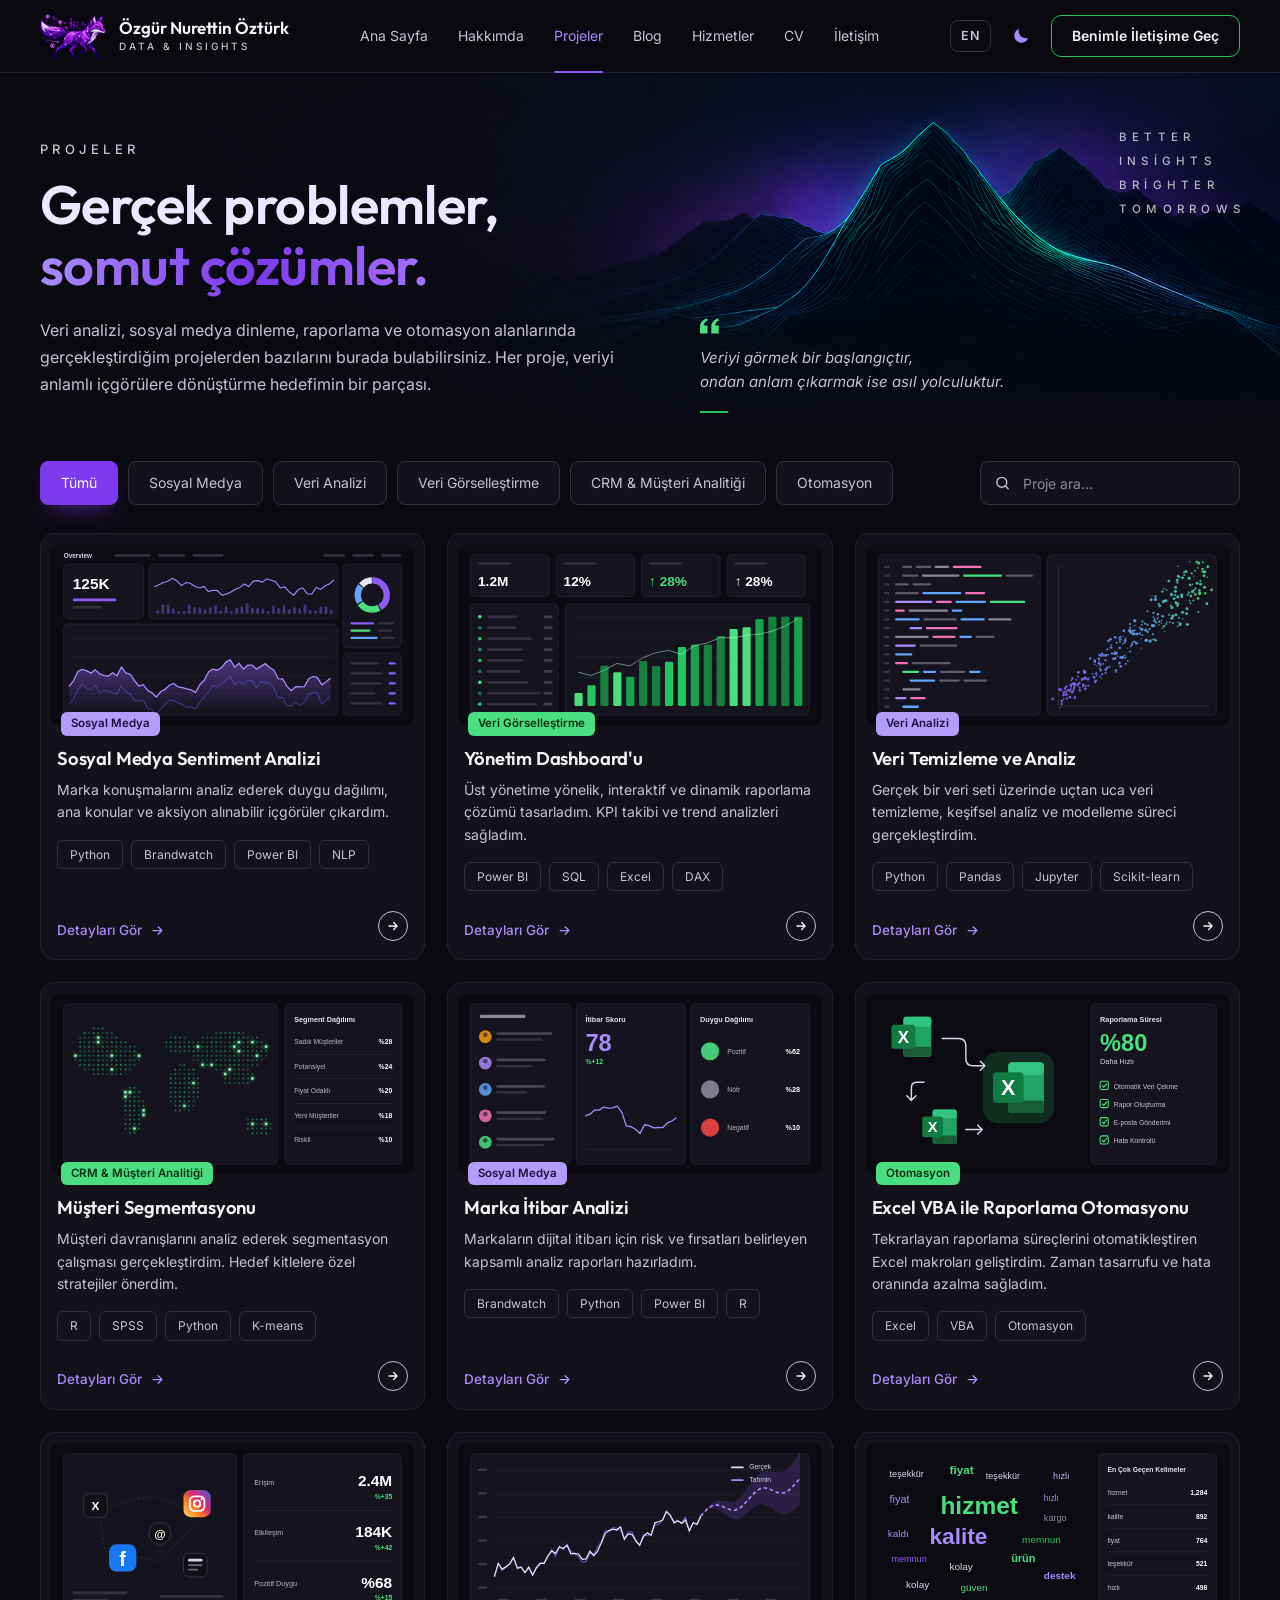
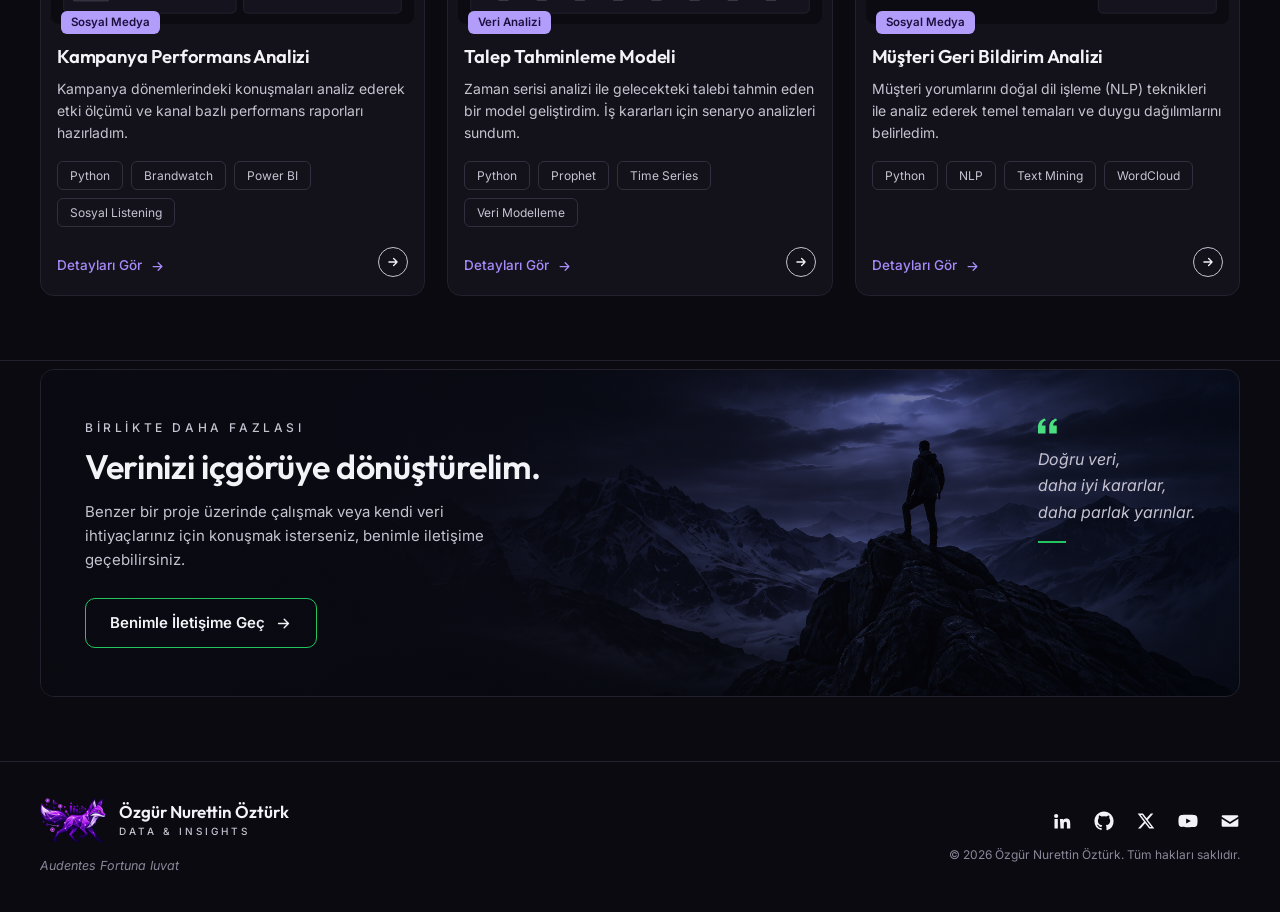
<file: projeler.html>
<!DOCTYPE html>
<html lang="tr">
<head>
  <meta charset="UTF-8">
  <meta name="viewport" content="width=device-width, initial-scale=1">
  <title data-i18n="pj.meta.title">Projeler | Özgür Nurettin Öztürk</title>
  <meta name="description" content="Özgür Nurettin Öztürk'ün veri analizi, sosyal medya dinleme, raporlama ve otomasyon alanlarındaki projeleri.">
  <meta name="theme-color" content="#0b0a11">
  <link rel="icon" href="assets/img/favicon-64.png" type="image/png">
  <link rel="apple-touch-icon" href="assets/img/apple-touch-icon.png">
  <link rel="preconnect" href="https://fonts.googleapis.com">
  <link rel="preconnect" href="https://fonts.gstatic.com" crossorigin>
  <link href="https://fonts.googleapis.com/css2?family=Inter:wght@400;500;600&family=Outfit:wght@400;500;600;700&display=swap" rel="stylesheet">
  <link rel="stylesheet" href="css/style.css">
  <script>try{var t=localStorage.getItem('theme');if(t)document.documentElement.setAttribute('data-theme',t)}catch(e){}</script>
</head>
<body>

  <!-- ================= Header ================= -->
  <header class="site-header">
    <div class="container header-inner">
      <a href="index.html" class="brand" aria-label="Özgür Nurettin Öztürk — Ana Sayfa" data-i18n-attr="aria-label:ui.home">
        <img src="assets/img/logo-fox-120.png" alt="" class="brand-logo" width="184" height="120">
        <span>
          <span class="brand-name">Özgür Nurettin Öztürk</span>
          <span class="brand-tagline">DATA &amp; INSIGHTS</span>
        </span>
      </a>

      <nav class="nav" id="site-nav" aria-label="Ana menü">
        <ul>
          <li><a href="index.html" data-i18n="nav.home">Ana Sayfa</a></li>
          <li><a href="hakkimda.html" data-i18n="nav.about">Hakkımda</a></li>
          <li><a href="projeler.html" aria-current="page" data-i18n="nav.projects">Projeler</a></li>
          <li><a href="blog.html" data-i18n="nav.blog">Blog</a></li>
          <li><a href="hizmetler.html" data-i18n="nav.services">Hizmetler</a></li>
          <li><a href="cv.html" data-i18n="nav.cv">CV</a></li>
          <li><a href="iletisim.html" data-i18n="nav.contact">İletişim</a></li>
        </ul>
      </nav>

      <div class="header-actions">
        <button type="button" class="icon-btn lang-btn" data-lang-toggle>EN</button>
        <button type="button" class="icon-btn" data-theme-toggle aria-label="Temayı değiştir" data-i18n-attr="aria-label:ui.theme">
          <svg class="icon theme-icon-moon" viewBox="0 0 24 24" fill="currentColor" aria-hidden="true"><path d="M20.5 14.3A8.5 8.5 0 0 1 9.7 3.5a8.5 8.5 0 1 0 10.8 10.8z"/></svg>
          <svg class="icon theme-icon-sun" viewBox="0 0 24 24" fill="none" stroke="currentColor" stroke-width="2" stroke-linecap="round" aria-hidden="true"><circle cx="12" cy="12" r="4.5"/><path d="M12 2v2M12 20v2M4.9 4.9l1.4 1.4M17.7 17.7l1.4 1.4M2 12h2M20 12h2M4.9 19.1l1.4-1.4M17.7 6.3l1.4-1.4"/></svg>
        </button>
        <a href="iletisim.html" class="btn btn-outline btn-sm header-cta" data-i18n="header.cta">Benimle İletişime Geç</a>
        <button type="button" class="icon-btn menu-btn" data-menu-toggle aria-controls="site-nav" aria-expanded="false" aria-label="Menüyü aç" data-i18n-attr="aria-label:ui.menu">
          <svg class="icon" viewBox="0 0 24 24" fill="none" stroke="currentColor" stroke-width="2" stroke-linecap="round" aria-hidden="true"><path d="M4 7h16M4 12h16M4 17h16"/></svg>
        </button>
      </div>
    </div>
  </header>

  <main>

    <!-- ================= Intro ================= -->
    <section class="pj-hero force-dark">
      <div class="pj-hero-bg" aria-hidden="true"></div>
      <div class="container pj-hero-inner">
        <div class="pj-hero-text">
          <span class="eyebrow hero-eyebrow" data-i18n="pj.eyebrow">Projeler</span>
          <h1 class="page-title" data-i18n="pj.title">Gerçek problemler,<br><span class="gradient-text">somut çözümler.</span></h1>
          <p data-i18n="pj.text">Veri analizi, sosyal medya dinleme, raporlama ve otomasyon alanlarında gerçekleştirdiğim projelerden bazılarını burada bulabilirsiniz. Her proje, veriyi anlamlı içgörülere dönüştürme hedefimin bir parçası.</p>
        </div>

        <div class="pj-hero-side">
          <ul class="hero-words" aria-hidden="true">
            <li>Better</li>
            <li>Insights</li>
            <li>Brighter</li>
            <li>Tomorrows</li>
          </ul>
          <figure class="side-quote">
            <svg viewBox="0 0 32 24" fill="currentColor" aria-hidden="true"><path d="M0 24V14C0 6.5 4 1.6 11 0l1.4 3.3C8.3 4.8 6.4 7.7 6.2 11H12v13zm18 0V14c0-7.5 4-12.4 11-14l1.4 3.3c-4.1 1.5-6 4.4-6.2 7.7H30v13z"/></svg>
            <p data-i18n="pj.quote">Veriyi görmek bir başlangıçtır,<br>ondan anlam çıkarmak ise asıl yolculuktur.</p>
          </figure>
        </div>
      </div>
    </section>

    <!-- ================= Project list ================= -->
    <section class="section pj-list">
      <div class="container">
        <div class="pj-toolbar">
          <div class="filter-list" role="group" aria-label="Projeleri kategoriye göre filtrele" data-i18n-attr="aria-label:pj.filterLabel">
            <button type="button" class="filter-btn" data-filter="all" aria-pressed="true" data-i18n="pj.f.all">Tümü</button>
            <button type="button" class="filter-btn" data-filter="sosyal-medya" aria-pressed="false" data-i18n="pj.f.social">Sosyal Medya</button>
            <button type="button" class="filter-btn" data-filter="veri-analizi" aria-pressed="false" data-i18n="pj.f.analysis">Veri Analizi</button>
            <button type="button" class="filter-btn" data-filter="veri-gorsellestirme" aria-pressed="false" data-i18n="pj.f.viz">Veri Görselleştirme</button>
            <button type="button" class="filter-btn" data-filter="crm" aria-pressed="false" data-i18n="pj.f.crm">CRM &amp; Müşteri Analitiği</button>
            <button type="button" class="filter-btn" data-filter="otomasyon" aria-pressed="false" data-i18n="pj.f.auto">Otomasyon</button>
          </div>
          <label class="search">
            <span class="sr-only" data-i18n="pj.searchLabel">Proje ara</span>
            <svg viewBox="0 0 24 24" fill="none" stroke="currentColor" stroke-width="2" stroke-linecap="round" aria-hidden="true"><circle cx="11" cy="11" r="7"/><path d="m20 20-3.5-3.5"/></svg>
            <input type="search" placeholder="Proje ara..." data-filter-search data-i18n-attr="placeholder:pj.search" autocomplete="off">
          </label>
        </div>

        <div class="work-grid">

          <article class="project-card work-card reveal" id="sentiment-analizi" data-category="sosyal-medya">
            <div class="project-thumb">
              <img src="assets/img/projects/sentiment.svg" alt="Sosyal medya duygu analizi dashboard görseli" loading="lazy" width="400" height="200">
              <span class="tag tag-purple" data-i18n="p1.tag">Sosyal Medya</span>
            </div>
            <div class="project-body">
              <h3 data-i18n="p1.title">Sosyal Medya Sentiment Analizi</h3>
              <p data-i18n="pj1.desc">Marka konuşmalarını analiz ederek duygu dağılımı, ana konular ve aksiyon alınabilir içgörüler çıkardım.</p>
              <ul class="chip-list"><li>Python</li><li>Brandwatch</li><li>Power BI</li><li>NLP</li></ul>
              <div class="project-foot">
                <a href="#sentiment-analizi" class="link-arrow stretched-link"><span data-i18n="projects.details">Detayları Gör</span><svg class="icon" viewBox="0 0 24 24" fill="none" stroke="currentColor" stroke-width="2" stroke-linecap="round" stroke-linejoin="round" aria-hidden="true"><path d="M5 12h14M13 6l6 6-6 6"/></svg></a>
                <span class="circle-arrow" aria-hidden="true"><svg viewBox="0 0 24 24" fill="none" stroke="currentColor" stroke-width="2.2" stroke-linecap="round" stroke-linejoin="round"><path d="M5 12h14M13 6l6 6-6 6"/></svg></span>
              </div>
            </div>
          </article>

          <article class="project-card work-card reveal" id="yonetim-dashboardu" data-category="veri-gorsellestirme">
            <div class="project-thumb">
              <img src="assets/img/projects/dashboard.svg" alt="Yönetim dashboard'u görseli" loading="lazy" width="400" height="200">
              <span class="tag tag-green" data-i18n="p2.tag">Veri Görselleştirme</span>
            </div>
            <div class="project-body">
              <h3 data-i18n="p2.title">Yönetim Dashboard'u</h3>
              <p data-i18n="pj2.desc">Üst yönetime yönelik, interaktif ve dinamik raporlama çözümü tasarladım. KPI takibi ve trend analizleri sağladım.</p>
              <ul class="chip-list"><li>Power BI</li><li>SQL</li><li>Excel</li><li>DAX</li></ul>
              <div class="project-foot">
                <a href="#yonetim-dashboardu" class="link-arrow stretched-link"><span data-i18n="projects.details">Detayları Gör</span><svg class="icon" viewBox="0 0 24 24" fill="none" stroke="currentColor" stroke-width="2" stroke-linecap="round" stroke-linejoin="round" aria-hidden="true"><path d="M5 12h14M13 6l6 6-6 6"/></svg></a>
                <span class="circle-arrow" aria-hidden="true"><svg viewBox="0 0 24 24" fill="none" stroke="currentColor" stroke-width="2.2" stroke-linecap="round" stroke-linejoin="round"><path d="M5 12h14M13 6l6 6-6 6"/></svg></span>
              </div>
            </div>
          </article>

          <article class="project-card work-card reveal" id="veri-temizleme" data-category="veri-analizi">
            <div class="project-thumb">
              <img src="assets/img/projects/data-cleaning.svg" alt="Veri temizleme kodu ve dağılım grafiği görseli" loading="lazy" width="400" height="200">
              <span class="tag tag-purple" data-i18n="p3.tag">Veri Analizi</span>
            </div>
            <div class="project-body">
              <h3 data-i18n="p3.title">Veri Temizleme ve Analiz</h3>
              <p data-i18n="pj3.desc">Gerçek bir veri seti üzerinde uçtan uca veri temizleme, keşifsel analiz ve modelleme süreci gerçekleştirdim.</p>
              <ul class="chip-list"><li>Python</li><li>Pandas</li><li>Jupyter</li><li>Scikit-learn</li></ul>
              <div class="project-foot">
                <a href="#veri-temizleme" class="link-arrow stretched-link"><span data-i18n="projects.details">Detayları Gör</span><svg class="icon" viewBox="0 0 24 24" fill="none" stroke="currentColor" stroke-width="2" stroke-linecap="round" stroke-linejoin="round" aria-hidden="true"><path d="M5 12h14M13 6l6 6-6 6"/></svg></a>
                <span class="circle-arrow" aria-hidden="true"><svg viewBox="0 0 24 24" fill="none" stroke="currentColor" stroke-width="2.2" stroke-linecap="round" stroke-linejoin="round"><path d="M5 12h14M13 6l6 6-6 6"/></svg></span>
              </div>
            </div>
          </article>

          <article class="project-card work-card reveal" id="musteri-segmentasyonu" data-category="crm">
            <div class="project-thumb">
              <img src="assets/img/projects/segmentation-map.svg" alt="Dünya haritası üzerinde müşteri segmentleri görseli" loading="lazy" width="400" height="200">
              <span class="tag tag-green" data-i18n="p4.tag">CRM &amp; Müşteri Analitiği</span>
            </div>
            <div class="project-body">
              <h3 data-i18n="p4.title">Müşteri Segmentasyonu</h3>
              <p data-i18n="pj4.desc">Müşteri davranışlarını analiz ederek segmentasyon çalışması gerçekleştirdim. Hedef kitlelere özel stratejiler önerdim.</p>
              <ul class="chip-list"><li>R</li><li>SPSS</li><li>Python</li><li>K-means</li></ul>
              <div class="project-foot">
                <a href="#musteri-segmentasyonu" class="link-arrow stretched-link"><span data-i18n="projects.details">Detayları Gör</span><svg class="icon" viewBox="0 0 24 24" fill="none" stroke="currentColor" stroke-width="2" stroke-linecap="round" stroke-linejoin="round" aria-hidden="true"><path d="M5 12h14M13 6l6 6-6 6"/></svg></a>
                <span class="circle-arrow" aria-hidden="true"><svg viewBox="0 0 24 24" fill="none" stroke="currentColor" stroke-width="2.2" stroke-linecap="round" stroke-linejoin="round"><path d="M5 12h14M13 6l6 6-6 6"/></svg></span>
              </div>
            </div>
          </article>

          <article class="project-card work-card reveal" id="marka-itibar" data-category="sosyal-medya">
            <div class="project-thumb">
              <img src="assets/img/projects/reputation.svg" alt="Marka itibar skoru ve duygu dağılımı görseli" loading="lazy" width="400" height="200">
              <span class="tag tag-purple" data-i18n="p1.tag">Sosyal Medya</span>
            </div>
            <div class="project-body">
              <h3 data-i18n="pj5.title">Marka İtibar Analizi</h3>
              <p data-i18n="pj5.desc">Markaların dijital itibarı için risk ve fırsatları belirleyen kapsamlı analiz raporları hazırladım.</p>
              <ul class="chip-list"><li>Brandwatch</li><li>Python</li><li>Power BI</li><li>R</li></ul>
              <div class="project-foot">
                <a href="#marka-itibar" class="link-arrow stretched-link"><span data-i18n="projects.details">Detayları Gör</span><svg class="icon" viewBox="0 0 24 24" fill="none" stroke="currentColor" stroke-width="2" stroke-linecap="round" stroke-linejoin="round" aria-hidden="true"><path d="M5 12h14M13 6l6 6-6 6"/></svg></a>
                <span class="circle-arrow" aria-hidden="true"><svg viewBox="0 0 24 24" fill="none" stroke="currentColor" stroke-width="2.2" stroke-linecap="round" stroke-linejoin="round"><path d="M5 12h14M13 6l6 6-6 6"/></svg></span>
              </div>
            </div>
          </article>

          <article class="project-card work-card reveal" id="excel-vba" data-category="otomasyon">
            <div class="project-thumb">
              <img src="assets/img/projects/excel-vba.svg" alt="Excel otomasyon akışı görseli" loading="lazy" width="400" height="200">
              <span class="tag tag-green" data-i18n="pj.f.auto">Otomasyon</span>
            </div>
            <div class="project-body">
              <h3 data-i18n="pj6.title">Excel VBA ile Raporlama Otomasyonu</h3>
              <p data-i18n="pj6.desc">Tekrarlayan raporlama süreçlerini otomatikleştiren Excel makroları geliştirdim. Zaman tasarrufu ve hata oranında azalma sağladım.</p>
              <ul class="chip-list"><li>Excel</li><li>VBA</li><li data-i18n="chip.auto">Otomasyon</li></ul>
              <div class="project-foot">
                <a href="#excel-vba" class="link-arrow stretched-link"><span data-i18n="projects.details">Detayları Gör</span><svg class="icon" viewBox="0 0 24 24" fill="none" stroke="currentColor" stroke-width="2" stroke-linecap="round" stroke-linejoin="round" aria-hidden="true"><path d="M5 12h14M13 6l6 6-6 6"/></svg></a>
                <span class="circle-arrow" aria-hidden="true"><svg viewBox="0 0 24 24" fill="none" stroke="currentColor" stroke-width="2.2" stroke-linecap="round" stroke-linejoin="round"><path d="M5 12h14M13 6l6 6-6 6"/></svg></span>
              </div>
            </div>
          </article>

          <article class="project-card work-card reveal" id="kampanya-performans" data-category="sosyal-medya">
            <div class="project-thumb">
              <img src="assets/img/projects/campaign.svg" alt="Kampanya kanal ve performans metrikleri görseli" loading="lazy" width="400" height="200">
              <span class="tag tag-purple" data-i18n="p1.tag">Sosyal Medya</span>
            </div>
            <div class="project-body">
              <h3 data-i18n="pj7.title">Kampanya Performans Analizi</h3>
              <p data-i18n="pj7.desc">Kampanya dönemlerindeki konuşmaları analiz ederek etki ölçümü ve kanal bazlı performans raporları hazırladım.</p>
              <ul class="chip-list"><li>Python</li><li>Brandwatch</li><li>Power BI</li><li data-i18n="chip.listening">Sosyal Listening</li></ul>
              <div class="project-foot">
                <a href="#kampanya-performans" class="link-arrow stretched-link"><span data-i18n="projects.details">Detayları Gör</span><svg class="icon" viewBox="0 0 24 24" fill="none" stroke="currentColor" stroke-width="2" stroke-linecap="round" stroke-linejoin="round" aria-hidden="true"><path d="M5 12h14M13 6l6 6-6 6"/></svg></a>
                <span class="circle-arrow" aria-hidden="true"><svg viewBox="0 0 24 24" fill="none" stroke="currentColor" stroke-width="2.2" stroke-linecap="round" stroke-linejoin="round"><path d="M5 12h14M13 6l6 6-6 6"/></svg></span>
              </div>
            </div>
          </article>

          <article class="project-card work-card reveal" id="talep-tahminleme" data-category="veri-analizi">
            <div class="project-thumb">
              <img src="assets/img/projects/forecast.svg" alt="Gerçekleşen ve tahmin edilen talep grafiği" loading="lazy" width="400" height="200">
              <span class="tag tag-purple" data-i18n="p3.tag">Veri Analizi</span>
            </div>
            <div class="project-body">
              <h3 data-i18n="pj8.title">Talep Tahminleme Modeli</h3>
              <p data-i18n="pj8.desc">Zaman serisi analizi ile gelecekteki talebi tahmin eden bir model geliştirdim. İş kararları için senaryo analizleri sundum.</p>
              <ul class="chip-list"><li>Python</li><li>Prophet</li><li>Time Series</li><li data-i18n="chip.modeling">Veri Modelleme</li></ul>
              <div class="project-foot">
                <a href="#talep-tahminleme" class="link-arrow stretched-link"><span data-i18n="projects.details">Detayları Gör</span><svg class="icon" viewBox="0 0 24 24" fill="none" stroke="currentColor" stroke-width="2" stroke-linecap="round" stroke-linejoin="round" aria-hidden="true"><path d="M5 12h14M13 6l6 6-6 6"/></svg></a>
                <span class="circle-arrow" aria-hidden="true"><svg viewBox="0 0 24 24" fill="none" stroke="currentColor" stroke-width="2.2" stroke-linecap="round" stroke-linejoin="round"><path d="M5 12h14M13 6l6 6-6 6"/></svg></span>
              </div>
            </div>
          </article>

          <article class="project-card work-card reveal" id="geri-bildirim" data-category="sosyal-medya">
            <div class="project-thumb">
              <img src="assets/img/projects/feedback.svg" alt="Müşteri yorumlarından kelime bulutu görseli" loading="lazy" width="400" height="200">
              <span class="tag tag-purple" data-i18n="p1.tag">Sosyal Medya</span>
            </div>
            <div class="project-body">
              <h3 data-i18n="pj9.title">Müşteri Geri Bildirim Analizi</h3>
              <p data-i18n="pj9.desc">Müşteri yorumlarını doğal dil işleme (NLP) teknikleri ile analiz ederek temel temaları ve duygu dağılımlarını belirledim.</p>
              <ul class="chip-list"><li>Python</li><li>NLP</li><li>Text Mining</li><li>WordCloud</li></ul>
              <div class="project-foot">
                <a href="#geri-bildirim" class="link-arrow stretched-link"><span data-i18n="projects.details">Detayları Gör</span><svg class="icon" viewBox="0 0 24 24" fill="none" stroke="currentColor" stroke-width="2" stroke-linecap="round" stroke-linejoin="round" aria-hidden="true"><path d="M5 12h14M13 6l6 6-6 6"/></svg></a>
                <span class="circle-arrow" aria-hidden="true"><svg viewBox="0 0 24 24" fill="none" stroke="currentColor" stroke-width="2.2" stroke-linecap="round" stroke-linejoin="round"><path d="M5 12h14M13 6l6 6-6 6"/></svg></span>
              </div>
            </div>
          </article>

        </div>

        <p class="pj-empty" data-filter-empty hidden data-i18n="pj.empty">Aramanıza uygun proje bulunamadı.</p>
      </div>
    </section>

    <!-- ================= CTA ================= -->
    <section class="section pj-cta">
      <div class="container">
        <div class="cta-band force-dark reveal">
          <div>
            <span class="eyebrow" data-i18n="pj.cta.eyebrow">Birlikte Daha Fazlası</span>
            <h2 data-i18n="pj.cta.title">Verinizi içgörüye dönüştürelim.</h2>
            <p data-i18n="pj.cta.text">Benzer bir proje üzerinde çalışmak veya kendi veri ihtiyaçlarınız için konuşmak isterseniz, benimle iletişime geçebilirsiniz.</p>
            <a href="iletisim.html" class="btn btn-outline">
              <span data-i18n="header.cta">Benimle İletişime Geç</span>
              <svg class="icon icon-arrow" viewBox="0 0 24 24" fill="none" stroke="currentColor" stroke-width="2" stroke-linecap="round" stroke-linejoin="round" aria-hidden="true"><path d="M5 12h14M13 6l6 6-6 6"/></svg>
            </a>
          </div>
          <figure class="side-quote">
            <svg viewBox="0 0 32 24" fill="currentColor" aria-hidden="true"><path d="M0 24V14C0 6.5 4 1.6 11 0l1.4 3.3C8.3 4.8 6.4 7.7 6.2 11H12v13zm18 0V14c0-7.5 4-12.4 11-14l1.4 3.3c-4.1 1.5-6 4.4-6.2 7.7H30v13z"/></svg>
            <p data-i18n="pj.cta.quote">Doğru veri,<br>daha iyi kararlar,<br>daha parlak yarınlar.</p>
          </figure>
        </div>
      </div>
    </section>

  </main>

  <!-- ================= Footer ================= -->
  <footer class="site-footer">
    <div class="container footer-inner">
      <div>
        <a href="index.html" class="brand">
          <img src="assets/img/logo-fox-120.png" alt="" class="brand-logo" width="184" height="120">
          <span>
            <span class="brand-name">Özgür Nurettin Öztürk</span>
            <span class="brand-tagline">DATA &amp; INSIGHTS</span>
          </span>
        </a>
        <small class="footer-motto">Audentes Fortuna Iuvat</small>
      </div>
      <div class="footer-end">
        <ul class="footer-social">
          <li><a href="https://linkedin.com/in/ozgurozturk" target="_blank" rel="noopener" aria-label="LinkedIn">
            <svg class="icon" viewBox="0 0 24 24" fill="currentColor" aria-hidden="true"><path d="M4.98 3.5a2.5 2.5 0 1 1 0 5 2.5 2.5 0 0 1 0-5zM3 9.5h4V21H3zm6.5 0h3.8v1.6h.05c.53-1 1.83-2.05 3.77-2.05 4.03 0 4.78 2.65 4.78 6.1V21h-4v-5.2c0-1.24-.02-2.84-1.73-2.84-1.73 0-2 1.35-2 2.75V21h-4z"/></svg>
          </a></li>
          <li><a href="https://github.com/" target="_blank" rel="noopener" aria-label="GitHub">
            <svg class="icon" viewBox="0 0 24 24" fill="currentColor" aria-hidden="true"><path d="M12 .5C5.65.5.5 5.65.5 12a11.5 11.5 0 0 0 7.86 10.92c.58.1.79-.25.79-.56v-2c-3.2.7-3.87-1.37-3.87-1.37-.53-1.33-1.28-1.69-1.28-1.69-1.05-.72.08-.7.08-.7 1.16.08 1.77 1.19 1.77 1.19 1.03 1.77 2.7 1.26 3.36.96.1-.75.4-1.26.73-1.55-2.55-.29-5.24-1.28-5.24-5.69 0-1.26.45-2.28 1.19-3.09-.12-.29-.52-1.46.11-3.05 0 0 .97-.31 3.17 1.18a11 11 0 0 1 5.77 0c2.2-1.49 3.17-1.18 3.17-1.18.63 1.59.23 2.76.11 3.05.74.81 1.19 1.83 1.19 3.09 0 4.42-2.7 5.4-5.26 5.68.41.36.78 1.06.78 2.14v3.17c0 .31.21.67.8.56A11.5 11.5 0 0 0 23.5 12C23.5 5.65 18.35.5 12 .5z"/></svg>
          </a></li>
          <li><a href="https://x.com/ozgurozturk" target="_blank" rel="noopener" aria-label="X (Twitter)">
            <svg class="icon" viewBox="0 0 24 24" fill="currentColor" aria-hidden="true"><path d="M17.75 3h3.07l-6.7 7.66L22 21h-6.17l-4.83-6.32L5.47 21H2.4l7.17-8.2L2 3h6.33l4.37 5.78zm-1.08 16.2h1.7L7.4 4.73H5.57z"/></svg>
          </a></li>
          <li><a href="https://youtube.com/" target="_blank" rel="noopener" aria-label="YouTube">
            <svg class="icon" viewBox="0 0 24 24" fill="currentColor" fill-rule="evenodd" aria-hidden="true"><path d="M23 7.2a3 3 0 0 0-2.1-2.1C19 4.6 12 4.6 12 4.6s-7 0-8.9.5A3 3 0 0 0 1 7.2 31 31 0 0 0 .5 12a31 31 0 0 0 .5 4.8 3 3 0 0 0 2.1 2.1c1.9.5 8.9.5 8.9.5s7 0 8.9-.5a3 3 0 0 0 2.1-2.1 31 31 0 0 0 .5-4.8 31 31 0 0 0-.5-4.8zM9.75 15.02V8.98L15.5 12z"/></svg>
          </a></li>
          <li><a href="mailto:info@ozgurnurettinozturk.com" aria-label="E-posta">
            <svg class="icon" viewBox="0 0 24 24" fill="currentColor" aria-hidden="true"><path d="M3.5 5h17A1.5 1.5 0 0 1 22 6.5v.3l-10 6.3L2 6.8v-.3A1.5 1.5 0 0 1 3.5 5zM2 9.2l10 6.3 10-6.3v8.3a1.5 1.5 0 0 1-1.5 1.5h-17A1.5 1.5 0 0 1 2 17.5z"/></svg>
          </a></li>
        </ul>
        <small class="footer-copy">© <span data-year>2025</span> Özgür Nurettin Öztürk. <span data-i18n="footer.rights">Tüm hakları saklıdır.</span></small>
      </div>
    </div>
  </footer>

  <script src="js/i18n.js"></script>
  <script src="js/main.js"></script>
</body>
</html>
</file>
<file: css/style.css>
/* =========================================================
   Özgür Öztürk — Data & Insights
   Shared stylesheet for all pages
   ========================================================= */

/* ---------- Design tokens ---------- */
:root,
.force-dark {
  --bg: #0b0a11;
  --bg-soft: #0f0e16;
  --surface: #13121b;
  --surface-hover: #181722;
  --border: #23212d;
  --border-strong: #312e3d;
  --text: #f3f2f7;
  --text-2: #c6c3d1;
  --muted: #8a8799;
  --purple: #7c3aed;
  --purple-hover: #8b5cf6;
  --accent: #8b5cf6;
  --link: #a78bfa;
  --lavender: #b7a6ea;
  --green: #22c55e;
  --green-soft: #4ade80;
  --header-bg: rgba(11, 10, 17, 0.82);
  --shadow: 0 24px 48px -28px rgba(0, 0, 0, 0.9);
}

:root {
  --radius: 10px;
  --radius-lg: 14px;
  --container: 1200px;
  --header-h: 72px;
  --font-head: 'Outfit', system-ui, -apple-system, 'Segoe UI', sans-serif;
  --font-body: 'Inter', system-ui, -apple-system, 'Segoe UI', sans-serif;
  --ease: cubic-bezier(0.2, 0.7, 0.2, 1);
}

[data-theme='light'] {
  --bg: #f7f6fb;
  --bg-soft: #efedf5;
  --surface: #ffffff;
  --surface-hover: #faf9fd;
  --border: #e4e1ec;
  --border-strong: #d2cde0;
  --text: #17151f;
  --text-2: #45414f;
  --muted: #6f6b7d;
  --purple: #6d28d9;
  --purple-hover: #7c3aed;
  --accent: #7c3aed;
  --link: #6d28d9;
  --lavender: #6b56b8;
  --green: #16a34a;
  --green-soft: #16a34a;
  --header-bg: rgba(247, 246, 251, 0.85);
  --shadow: 0 24px 48px -28px rgba(40, 20, 80, 0.3);
}

/* Sections that always stay dark (they sit on dark photography) */
.force-dark {
  color: var(--text);
  background-color: var(--bg);
}

/* ---------- Base ---------- */
*,
*::before,
*::after {
  box-sizing: border-box;
}

html {
  scroll-behavior: smooth;
  scroll-padding-top: var(--header-h);
}

body {
  margin: 0;
  background: var(--bg);
  color: var(--text);
  font-family: var(--font-body);
  font-size: 15px;
  line-height: 1.6;
  -webkit-font-smoothing: antialiased;
  text-rendering: optimizeLegibility;
  transition: background-color 0.3s, color 0.3s;
}

img,
svg {
  display: block;
  max-width: 100%;
}

img {
  height: auto;
}

a {
  color: inherit;
  text-decoration: none;
}

h1,
h2,
h3,
h4 {
  margin: 0;
  font-family: var(--font-head);
  font-weight: 600;
  line-height: 1.15;
  letter-spacing: -0.01em;
}

p,
blockquote,
figure {
  margin: 0;
}

ul {
  list-style: none;
  margin: 0;
  padding: 0;
}

button {
  font: inherit;
  color: inherit;
  background: none;
  border: 0;
  padding: 0;
  cursor: pointer;
}

:focus-visible {
  outline: 2px solid var(--accent);
  outline-offset: 3px;
  border-radius: 6px;
}

.container {
  width: min(var(--container), 100% - 48px);
  margin-inline: auto;
}

[hidden] {
  display: none !important;
}

.sr-only {
  position: absolute;
  width: 1px;
  height: 1px;
  padding: 0;
  margin: -1px;
  overflow: hidden;
  clip: rect(0, 0, 0, 0);
  white-space: nowrap;
  border: 0;
}

.icon {
  width: 20px;
  height: 20px;
  flex: none;
}

/* ---------- Typography helpers ---------- */
.eyebrow {
  display: block;
  font-size: 12px;
  font-weight: 500;
  letter-spacing: 0.3em;
  text-transform: uppercase;
  color: var(--text-2);
  margin-bottom: 10px;
}

.section-title {
  font-size: clamp(26px, 2.6vw, 34px);
}

.link-arrow {
  display: inline-flex;
  align-items: center;
  gap: 8px;
  color: var(--link);
  font-size: 14px;
  font-weight: 500;
  white-space: nowrap;
}

.link-arrow .icon {
  width: 15px;
  height: 15px;
  transition: transform 0.25s var(--ease);
}

.link-arrow:hover .icon {
  transform: translateX(4px);
}

/* ---------- Buttons ---------- */
.btn {
  display: inline-flex;
  align-items: center;
  justify-content: center;
  gap: 10px;
  height: 50px;
  padding: 0 24px;
  border-radius: var(--radius);
  font-size: 15px;
  font-weight: 600;
  white-space: nowrap;
  transition: background-color 0.25s, border-color 0.25s, transform 0.25s var(--ease), box-shadow 0.25s;
}

.btn .icon {
  width: 17px;
  height: 17px;
  transition: transform 0.25s var(--ease);
}

.btn:hover .icon-arrow {
  transform: translateX(3px);
}

.btn-primary {
  background: var(--purple);
  color: #fff;
  box-shadow: 0 10px 30px -10px rgba(124, 58, 237, 0.7);
}

.btn-primary:hover {
  background: var(--purple-hover);
  transform: translateY(-1px);
}

.btn-outline {
  border: 1.5px solid var(--green);
  color: var(--text);
}

.btn-outline:hover {
  background: rgba(34, 197, 94, 0.1);
  transform: translateY(-1px);
}

.btn-sm {
  height: 42px;
  padding: 0 20px;
  font-size: 14px;
}

/* ---------- Header ---------- */
.site-header {
  position: sticky;
  top: 0;
  z-index: 50;
  background: var(--header-bg);
  backdrop-filter: blur(14px);
  -webkit-backdrop-filter: blur(14px);
  border-bottom: 1px solid var(--border);
}

.header-inner {
  display: flex;
  align-items: center;
  justify-content: space-between;
  gap: 24px;
  height: var(--header-h);
}

.brand {
  display: flex;
  align-items: center;
  gap: 12px;
  flex: none;
}

/* The fox logo is wide (about 3:2), so size it by height */
.brand-logo {
  width: auto;
  height: 44px;
}

.brand-name {
  display: block;
  font-family: var(--font-head);
  font-size: 17px;
  font-weight: 600;
  line-height: 1.2;
}

.brand-tagline {
  display: block;
  font-size: 10px;
  font-weight: 500;
  letter-spacing: 0.3em;
  color: var(--text-2);
}

.nav ul {
  display: flex;
  gap: 30px;
}

.nav a {
  position: relative;
  display: flex;
  align-items: center;
  height: var(--header-h);
  font-size: 14px;
  color: var(--text-2);
  transition: color 0.2s;
}

.nav a:hover {
  color: var(--text);
}

.nav a[aria-current='page'] {
  color: var(--link);
}

.nav a[aria-current='page']::after {
  content: '';
  position: absolute;
  left: 0;
  right: 0;
  bottom: -1px;
  height: 2px;
  border-radius: 2px;
  background: var(--accent);
}

.header-actions {
  display: flex;
  align-items: center;
  gap: 10px;
}

.icon-btn {
  display: grid;
  place-items: center;
  width: 40px;
  height: 40px;
  border-radius: var(--radius);
  color: var(--link);
  transition: background-color 0.2s, color 0.2s;
}

.icon-btn:hover {
  background: var(--surface-hover);
}

.lang-btn {
  width: auto;
  padding: 0 10px;
  font-size: 12.5px;
  font-weight: 600;
  letter-spacing: 0.08em;
  color: var(--text-2);
  border: 1px solid var(--border-strong);
  height: 32px;
  border-radius: 8px;
}

.lang-btn:hover {
  color: var(--text);
}

.theme-icon-sun {
  display: none;
}

[data-theme='light'] .theme-icon-sun {
  display: block;
}

[data-theme='light'] .theme-icon-moon {
  display: none;
}

.menu-btn {
  display: none;
  color: var(--text);
}

/* ---------- Hero ---------- */
.hero {
  position: relative;
  overflow: hidden;
  border-bottom: 1px solid var(--border);
}

.hero-bg {
  position: absolute;
  inset: 0;
  background: url('../assets/img/hero-aurora.svg') 62% center / cover no-repeat;
}

.hero-bg::after {
  content: '';
  position: absolute;
  inset: 0;
  background:
    linear-gradient(90deg, var(--bg) 0%, rgba(11, 10, 17, 0.88) 26%, rgba(11, 10, 17, 0) 58%),
    linear-gradient(0deg, var(--bg) 0%, rgba(11, 10, 17, 0) 22%);
}

.hero-inner {
  position: relative;
  display: grid;
  grid-template-columns: minmax(0, 1fr) auto;
  min-height: 600px;
}

.hero-content {
  align-self: center;
  max-width: 580px;
  padding: 88px 0 80px;
}

.hero-eyebrow {
  font-size: 13px;
  letter-spacing: 0.34em;
  margin-bottom: 14px;
}

.hero-title {
  font-size: clamp(46px, 6vw, 72px);
  font-weight: 700;
  line-height: 1.02;
  letter-spacing: -0.02em;
}

.hero-title span {
  color: var(--accent);
}

.hero-role {
  margin-top: 8px;
  font-size: clamp(26px, 3vw, 36px);
  font-weight: 500;
  color: var(--lavender);
}

.hero-text {
  margin: 22px 0 32px;
  max-width: 520px;
  font-size: 18px;
  line-height: 1.6;
  color: var(--text-2);
}

.hero-actions {
  display: flex;
  flex-wrap: wrap;
  gap: 16px;
}

.socials {
  display: flex;
  gap: 22px;
  margin-top: 34px;
}

.socials a {
  color: var(--text-2);
  transition: color 0.2s, transform 0.2s var(--ease);
}

.socials a:hover {
  color: var(--text);
  transform: translateY(-2px);
}

.socials .icon {
  width: 21px;
  height: 21px;
}

.hero-aside {
  display: flex;
  flex-direction: column;
  justify-content: space-between;
  align-items: flex-end;
  padding: 116px 0 56px;
  text-align: right;
}

.hero-words {
  font-size: 12.5px;
  font-weight: 500;
  line-height: 2.1;
  letter-spacing: 0.46em;
  margin-right: -0.46em;
  text-transform: uppercase;
  color: rgba(255, 255, 255, 0.78);
}

.hero-quote p {
  font-size: 15px;
  color: rgba(255, 255, 255, 0.88);
}

.hero-quote cite {
  display: block;
  margin-top: 4px;
  font-size: 12.5px;
  font-style: normal;
  color: var(--muted);
}

/* ---------- Stats ---------- */
.stats {
  border-bottom: 1px solid var(--border);
}

.stats-grid {
  display: grid;
  grid-template-columns: repeat(4, minmax(0, 1fr));
  gap: 28px;
  padding: 34px 0;
}

.stat {
  display: flex;
  align-items: center;
  gap: 20px;
}

.stat-icon {
  width: 38px;
  height: 38px;
  flex: none;
  color: var(--accent);
}

.stat-icon--green {
  color: var(--green-soft);
}

.stat-value {
  display: block;
  font-family: var(--font-head);
  font-size: 28px;
  font-weight: 600;
  line-height: 1.1;
}

.stat-kicker {
  display: block;
  font-size: 13px;
  font-weight: 500;
}

.stat-label {
  display: block;
  font-size: 14px;
  font-weight: 500;
  margin-top: 2px;
}

.stat-desc {
  margin-top: 4px;
  font-size: 12px;
  line-height: 1.5;
  color: var(--muted);
}

/* ---------- Sections ---------- */
.section {
  padding: 64px 0;
}

.section + .section {
  border-top: 1px solid var(--border);
}

.section-head {
  display: flex;
  align-items: flex-end;
  justify-content: space-between;
  gap: 24px;
  margin-bottom: 28px;
}

/* ---------- Project cards ---------- */
.project-grid {
  display: grid;
  grid-template-columns: repeat(4, minmax(0, 1fr));
  gap: 18px;
}

.project-card {
  display: flex;
  flex-direction: column;
  padding: 10px;
  border-radius: var(--radius-lg);
  background: var(--surface);
  border: 1px solid var(--border);
  transition: transform 0.35s var(--ease), border-color 0.35s, box-shadow 0.35s;
}

.project-card:hover {
  transform: translateY(-4px);
  border-color: rgba(139, 92, 246, 0.45);
  box-shadow: var(--shadow);
}

.project-thumb {
  position: relative;
  margin-bottom: 22px;
}

.project-thumb img {
  width: 100%;
  aspect-ratio: 2 / 1;
  object-fit: cover;
  border-radius: 8px;
}

.tag {
  position: absolute;
  left: 10px;
  bottom: -10px;
  padding: 3px 10px;
  border-radius: 6px;
  font-size: 11.5px;
  font-weight: 600;
  line-height: 1.5;
}

.tag-purple {
  background: #b39dfa;
  color: #1d0f3d;
}

.tag-green {
  background: #4ade80;
  color: #052e13;
}

.project-body {
  display: flex;
  flex-direction: column;
  flex: 1;
  padding: 0 6px 8px;
}

.project-body h3 {
  font-size: 17px;
  margin-bottom: 10px;
}

.project-body p {
  font-size: 14px;
  line-height: 1.6;
  color: var(--text-2);
}

.tech-list {
  display: flex;
  flex-wrap: wrap;
  margin: 14px 0 16px;
  font-size: 13px;
  color: var(--muted);
}

.tech-list li + li::before {
  content: '·';
  margin: 0 8px;
}

.project-body .link-arrow {
  margin-top: auto;
  font-size: 13.5px;
}

/* ---------- About ---------- */
.about {
  position: relative;
  overflow: hidden;
}

.about-media {
  position: absolute;
  top: 0;
  bottom: 0;
  left: 0;
  width: calc((100% + min(var(--container), 100% - 48px)) / 2 - 340px);
  background: url('../assets/img/about-silhouette.svg') right center / cover no-repeat;
}

.about-media::after {
  content: '';
  position: absolute;
  inset: 0;
  background:
    linear-gradient(90deg, var(--bg) 0%, rgba(11, 10, 17, 0.9) 30%, rgba(11, 10, 17, 0.2) 70%, rgba(11, 10, 17, 0.35) 100%);
}

.about-grid {
  position: relative;
  display: grid;
  grid-template-columns: minmax(0, 1fr) 300px;
  gap: 40px;
}

.about-main {
  display: grid;
  grid-template-columns: minmax(0, 560px) 1fr;
  align-items: end;
  gap: 40px;
  padding: 64px 0;
}

.about-main h2 {
  font-size: clamp(28px, 2.8vw, 36px);
  line-height: 1.2;
  margin-bottom: 20px;
}

.about-main p {
  font-size: 15px;
  line-height: 1.75;
  color: var(--text-2);
  margin-bottom: 28px;
}

.about-main strong {
  color: var(--text);
  font-weight: 600;
}

.about-words {
  justify-self: start;
  font-size: 12px;
  line-height: 2.1;
  letter-spacing: 0.46em;
  text-transform: uppercase;
  color: rgba(255, 255, 255, 0.72);
}

.about-words::after {
  content: '';
  display: block;
  width: 28px;
  height: 2px;
  margin-top: 14px;
  background: var(--green);
}

.skills {
  padding: 64px 0;
}

.skill-grid {
  display: grid;
  grid-template-columns: repeat(4, minmax(0, 1fr));
  gap: 10px;
  margin: 6px 0 22px;
}

.skill {
  display: flex;
  flex-direction: column;
  align-items: center;
  justify-content: center;
  gap: 8px;
  aspect-ratio: 1 / 1.1;
  padding: 8px 4px;
  border-radius: var(--radius);
  background: var(--surface);
  border: 1px solid var(--border);
  font-size: 11.5px;
  text-align: center;
  color: var(--text-2);
  transition: border-color 0.25s, transform 0.25s var(--ease);
}

.skill:hover {
  border-color: rgba(139, 92, 246, 0.5);
  transform: translateY(-2px);
}

.skill img {
  width: 32px;
  height: 32px;
}

/* ---------- Blog ---------- */
.blog-grid {
  display: grid;
  grid-template-columns: repeat(4, minmax(0, 1fr));
  gap: 18px;
}

/* Head lines up with the first three cards; the quote card sits to its right */
.blog-head {
  max-width: calc(75% - 4.5px);
}

.post-card {
  display: flex;
  flex-direction: column;
  border-radius: var(--radius-lg);
  background: var(--surface);
  border: 1px solid var(--border);
  overflow: hidden;
  transition: transform 0.35s var(--ease), border-color 0.35s, box-shadow 0.35s;
}

.post-card:hover {
  transform: translateY(-4px);
  border-color: rgba(34, 197, 94, 0.45);
  box-shadow: var(--shadow);
}

.post-card img {
  width: 100%;
  aspect-ratio: 16 / 7;
  object-fit: cover;
}

.post-body {
  display: flex;
  align-items: flex-end;
  justify-content: space-between;
  gap: 12px;
  flex: 1;
  padding: 14px 16px 16px;
}

.post-body time {
  display: block;
  font-size: 12px;
  color: var(--muted);
  margin-bottom: 4px;
}

.post-body h3 {
  font-size: 15px;
  line-height: 1.4;
}

.post-body .icon {
  width: 16px;
  height: 16px;
  color: var(--green-soft);
  transition: transform 0.25s var(--ease);
}

.post-card:hover .post-body .icon {
  transform: translateX(3px);
}

.quote-card {
  display: flex;
  flex-direction: column;
  justify-content: center;
  gap: 18px;
  padding: 28px 24px;
  border-radius: var(--radius-lg);
  background: var(--surface);
  border: 1px solid var(--border);
}

.quote-card svg {
  width: 20px;
  height: 16px;
  color: var(--green-soft);
}

.quote-card p {
  font-size: 17px;
  line-height: 1.55;
}

.quote-card::after {
  content: '';
  width: 28px;
  height: 2px;
  margin-top: 12px;
  background: var(--green);
}

/* ---------- Contact band ---------- */
.contact-band {
  padding: 48px 0;
}

.contact-grid {
  display: grid;
  grid-template-columns: minmax(0, 1.1fr) minmax(0, 1.4fr) auto;
  align-items: center;
  gap: 40px;
}

.contact-grid h2 {
  font-size: clamp(26px, 2.6vw, 32px);
  margin-bottom: 12px;
}

.contact-grid p {
  font-size: 14.5px;
  color: var(--text-2);
  max-width: 380px;
}

.contact-list {
  display: grid;
  grid-template-columns: repeat(2, auto);
  justify-content: start;
  gap: 16px 56px;
}

.contact-list a,
.contact-list span {
  display: inline-flex;
  align-items: center;
  gap: 14px;
  font-size: 14px;
  color: var(--text-2);
  transition: color 0.2s;
}

.contact-list a:hover {
  color: var(--text);
}

.contact-list .icon {
  color: var(--accent);
}

/* ---------- Footer ---------- */
.site-footer {
  border-top: 1px solid var(--border);
  padding: 36px 0;
}

.footer-inner {
  display: flex;
  align-items: center;
  justify-content: space-between;
  flex-wrap: wrap;
  gap: 24px 40px;
}

.footer-nav ul {
  display: flex;
  flex-wrap: wrap;
  gap: 10px 28px;
}

.footer-nav a {
  font-size: 13.5px;
  color: var(--text-2);
  transition: color 0.2s;
}

.footer-nav a:hover {
  color: var(--text);
}

.footer-meta {
  text-align: right;
  font-size: 12.5px;
  color: var(--text-2);
}

.footer-meta small {
  display: block;
  font-size: 12px;
  color: var(--muted);
}

/* ---------- Scroll reveal ---------- */
.js-reveal .reveal {
  opacity: 0;
  transform: translateY(18px);
  transition: opacity 0.7s var(--ease), transform 0.7s var(--ease);
}

.js-reveal .reveal.is-visible {
  opacity: 1;
  transform: none;
}

@media (prefers-reduced-motion: reduce) {
  html {
    scroll-behavior: auto;
  }

  *,
  *::before,
  *::after {
    transition-duration: 0.01ms !important;
  }
}

/* ---------- Responsive ---------- */
.nav a {
  white-space: nowrap;
}

/* Between the full desktop header and the hamburger menu there is not enough room
   for the CTA button; the "İletişim" nav link covers it. */
@media (max-width: 1100px) and (min-width: 961px) {
  .header-cta {
    display: none;
  }

  .nav ul {
    gap: 20px;
  }
}

@media (max-width: 1180px) {
  .nav ul {
    gap: 18px;
  }

  .about-main {
    grid-template-columns: 1fr;
  }

  .about-words {
    display: none;
  }
}

@media (max-width: 1100px) {
  .project-grid,
  .blog-grid {
    grid-template-columns: repeat(2, minmax(0, 1fr));
  }

  .blog-head {
    max-width: none;
  }

  .stats-grid {
    grid-template-columns: repeat(2, minmax(0, 1fr));
  }

  .contact-grid {
    grid-template-columns: 1fr auto;
  }

  .contact-grid > div:first-child {
    grid-column: 1 / -1;
  }
}

@media (max-width: 960px) {
  .menu-btn {
    display: grid;
  }

  .nav {
    position: absolute;
    top: 100%;
    left: 0;
    right: 0;
    background: var(--bg);
    border-bottom: 1px solid var(--border);
    box-shadow: var(--shadow);
    opacity: 0;
    visibility: hidden;
    transform: translateY(-8px);
    transition: opacity 0.25s, transform 0.25s var(--ease), visibility 0.25s;
  }

  .site-header.is-open .nav {
    opacity: 1;
    visibility: visible;
    transform: none;
  }

  .nav ul {
    flex-direction: column;
    gap: 0;
    width: min(var(--container), 100% - 48px);
    margin-inline: auto;
    padding: 8px 0 16px;
  }

  .nav a {
    height: 48px;
    font-size: 15px;
    border-bottom: 1px solid var(--border);
  }

  .nav li:last-child a {
    border-bottom: 0;
  }

  .nav a[aria-current='page']::after {
    display: none;
  }

  .hero-inner {
    grid-template-columns: 1fr;
    min-height: 0;
  }

  .hero-aside {
    display: none;
  }

  .hero-bg {
    background-position: 72% center;
  }

  .hero-bg::after {
    background:
      linear-gradient(90deg, rgba(11, 10, 17, 0.92) 0%, rgba(11, 10, 17, 0.55) 100%),
      linear-gradient(0deg, var(--bg) 0%, rgba(11, 10, 17, 0) 30%);
  }

  .about-media {
    width: 100%;
  }

  .about-media::after {
    background: rgba(11, 10, 17, 0.78);
  }

  .about-grid {
    grid-template-columns: 1fr;
    gap: 0;
  }

  .about-main {
    padding-bottom: 8px;
  }

  .skills {
    padding-top: 32px;
  }

  .skill-grid {
    grid-template-columns: repeat(4, minmax(0, 96px));
  }
}

@media (max-width: 640px) {
  :root {
    --header-h: 64px;
  }

  .header-cta {
    display: none;
  }

  /* The full name is long: tighten the header so the menu button stays on screen */
  .header-inner {
    gap: 12px;
  }

  .brand {
    flex: 0 1 auto;
    gap: 9px;
    min-width: 0;
  }

  .brand-logo {
    height: 34px;
  }

  .brand-name {
    font-size: 14.5px;
    line-height: 1.15;
  }

  .brand-tagline {
    font-size: 9px;
    letter-spacing: 0.22em;
  }

  .header-actions {
    gap: 4px;
  }

  .icon-btn {
    width: 36px;
    height: 36px;
  }

  .lang-btn {
    padding: 0 8px;
  }

  .site-header .brand-tagline {
    display: none;
  }

  .section {
    padding: 52px 0;
  }

  .hero-content {
    padding: 64px 0 56px;
  }

  .hero-text {
    font-size: 16px;
  }

  .hero-actions .btn {
    flex: 1 1 200px;
  }

  .project-grid,
  .blog-grid,
  .stats-grid {
    grid-template-columns: 1fr;
  }

  .section-head {
    flex-direction: column;
    align-items: flex-start;
    gap: 12px;
  }

  .skill-grid {
    grid-template-columns: repeat(4, minmax(0, 1fr));
  }

  .contact-grid,
  .contact-list {
    grid-template-columns: 1fr;
  }

  .footer-inner {
    flex-direction: column;
    align-items: flex-start;
  }

  .footer-meta {
    text-align: left;
  }
}

/* =========================================================
   Footer variant (motto + social icons)
   ========================================================= */
.footer-motto {
  display: block;
  margin-top: 14px;
  font-size: 12.5px;
  font-style: italic;
  color: var(--muted);
}

.footer-end {
  display: flex;
  flex-direction: column;
  align-items: flex-end;
  gap: 14px;
}

.footer-social {
  display: flex;
  gap: 22px;
}

.footer-social a {
  color: var(--text);
  transition: color 0.2s, transform 0.2s var(--ease);
}

.footer-social a:hover {
  color: var(--link);
  transform: translateY(-2px);
}

.footer-copy {
  font-size: 12px;
  color: var(--muted);
}

/* =========================================================
   About page
   ========================================================= */
.page-hero {
  position: relative;
  overflow: hidden;
  border-bottom: 1px solid var(--border);
}

.page-hero-photo {
  position: absolute;
  top: 0;
  right: 0;
  bottom: 0;
  width: 46%;
  background: url('../assets/img/portrait.svg') center 30% / cover no-repeat;
}

.page-hero-photo::after {
  content: '';
  position: absolute;
  inset: 0;
  background:
    linear-gradient(90deg, var(--bg) 0%, rgba(11, 10, 17, 0.6) 22%, rgba(11, 10, 17, 0) 55%),
    linear-gradient(0deg, rgba(11, 10, 17, 0.7) 0%, rgba(11, 10, 17, 0) 35%);
}

.about-hero-inner {
  position: relative;
  display: grid;
  grid-template-columns: minmax(0, 580px) 1fr;
  gap: 48px;
  min-height: 580px;
  padding: 64px 0 56px;
}

.about-hero-text {
  align-self: center;
}

.about-hero-text h1 {
  margin-bottom: 26px;
  font-size: clamp(36px, 4.4vw, 54px);
  font-weight: 600;
  line-height: 1.12;
  color: #ece8ff;
}

.gradient-text {
  background: linear-gradient(90deg, #a78bfa 0%, #7c3aed 55%, #a472ff 100%);
  -webkit-background-clip: text;
  background-clip: text;
  color: transparent;
}

.about-hero-text p {
  font-size: 16.5px;
  line-height: 1.75;
  color: var(--text-2);
}

.value-strip {
  display: flex;
  flex-wrap: wrap;
  row-gap: 16px;
  margin-top: 44px;
}

.value-strip li {
  display: flex;
  align-items: center;
  gap: 12px;
  padding: 4px 28px;
  border-left: 1px solid var(--border-strong);
  font-family: var(--font-head);
  font-size: 16px;
  font-weight: 500;
}

.value-strip li:first-child {
  padding-left: 0;
  border-left: 0;
}

.value-strip svg {
  width: 32px;
  height: 32px;
  color: var(--accent);
}

.value-strip .is-green svg {
  color: var(--green-soft);
}

.about-hero-side {
  display: flex;
  flex-direction: column;
  justify-content: space-between;
  align-items: flex-start;
}

.about-words--bordered {
  display: block;
  margin-top: 28px;
  padding: 6px 0 4px 24px;
  border-left: 1px solid var(--border-strong);
  color: rgba(255, 255, 255, 0.82);
}

.signature {
  align-self: flex-end;
  text-align: right;
}

.signature span {
  display: block;
  font-family: 'Allura', 'Segoe Script', cursive;
  font-size: 44px;
  line-height: 1;
  color: #f1eefc;
  transform: rotate(-4deg);
}

.signature small {
  display: block;
  margin-top: 10px;
  font-size: 11px;
  letter-spacing: 0.34em;
  color: var(--text-2);
}

/* Career timeline */
.career-grid {
  display: grid;
  grid-template-columns: minmax(0, 1fr) 360px;
  gap: 56px;
  align-items: start;
}

.timeline > li {
  position: relative;
  display: grid;
  grid-template-columns: 170px minmax(0, 1fr);
  gap: 32px;
  padding: 0 0 36px 56px;
}

.timeline > li:last-child {
  padding-bottom: 0;
}

.timeline > li::before {
  content: '';
  position: absolute;
  top: 3px;
  left: 12px;
  width: 17px;
  height: 17px;
  border-radius: 50%;
  border: 3px solid var(--accent);
  background: var(--bg);
}

.timeline > li.is-current::before {
  background: var(--accent);
}

.timeline > li:not(:last-child)::after {
  content: '';
  position: absolute;
  top: 20px;
  bottom: -3px;
  left: 19.5px;
  width: 2px;
  background: var(--accent);
  opacity: 0.8;
}

.timeline-meta time {
  display: block;
  font-size: 14px;
  color: var(--link);
}

.timeline-meta strong {
  display: block;
  margin-top: 2px;
  font-family: var(--font-head);
  font-size: 16px;
  font-weight: 600;
}

.timeline-meta span {
  font-size: 14px;
  color: var(--text-2);
}

.timeline > li > p {
  padding-left: 24px;
  border-left: 1px solid var(--border-strong);
  font-size: 14.5px;
  line-height: 1.7;
  color: var(--text-2);
}

.quote-card--art {
  position: relative;
  min-height: 330px;
  padding: 40px 32px;
  background: var(--surface) url('../assets/img/wire-mountain.svg') right -10px bottom -4px / 80% auto no-repeat;
}

.quote-card--art p {
  max-width: 220px;
  font-size: 21px;
  line-height: 1.5;
}

/* Skill cards */
.skill-cards {
  display: grid;
  grid-template-columns: repeat(5, minmax(0, 1fr));
  gap: 12px;
}

.skill-card {
  display: flex;
  flex-direction: column;
  align-items: center;
  gap: 2px;
  padding: 22px 12px 18px;
  border-radius: var(--radius);
  background: var(--surface);
  border: 1px solid var(--border);
  text-align: center;
  transition: border-color 0.25s, transform 0.25s var(--ease);
}

.skill-card:hover {
  border-color: rgba(139, 92, 246, 0.5);
  transform: translateY(-3px);
}

.skill-card img {
  width: 36px;
  height: 36px;
  margin-bottom: 12px;
}

.skill-card strong {
  font-family: var(--font-head);
  font-size: 15px;
  font-weight: 600;
}

.skill-card span {
  font-size: 12.5px;
  color: var(--muted);
}

/* Value cards */
.values-grid {
  display: grid;
  grid-template-columns: repeat(4, minmax(0, 1fr));
  gap: 18px;
}

.value-card {
  padding: 28px 24px;
  border-radius: var(--radius-lg);
  background: var(--surface);
  border: 1px solid var(--border);
  transition: border-color 0.25s, transform 0.25s var(--ease);
}

.value-card:hover {
  border-color: rgba(139, 92, 246, 0.45);
  transform: translateY(-3px);
}

.value-card svg {
  width: 34px;
  height: 34px;
  margin-bottom: 18px;
  color: var(--accent);
}

.value-card.is-green svg {
  color: var(--green-soft);
}

.value-card h3 {
  margin-bottom: 8px;
  font-size: 17px;
}

.value-card p {
  font-size: 14px;
  line-height: 1.6;
  color: var(--text-2);
}

@media (max-width: 1100px) {
  .values-grid {
    grid-template-columns: repeat(2, minmax(0, 1fr));
  }

  .career-grid {
    grid-template-columns: 1fr;
  }

  .quote-card--art {
    min-height: 260px;
  }
}

@media (max-width: 960px) {
  .about-hero-inner {
    grid-template-columns: 1fr;
    min-height: 0;
  }

  .about-hero-side {
    display: none;
  }

  .page-hero-photo {
    width: 100%;
  }

  .page-hero-photo::after {
    background: rgba(11, 10, 17, 0.8);
  }

  .skill-cards {
    grid-template-columns: repeat(3, minmax(0, 1fr));
  }
}

@media (max-width: 640px) {
  .value-strip li {
    padding: 4px 16px;
  }

  .timeline > li {
    grid-template-columns: 1fr;
    gap: 10px;
    padding-left: 48px;
  }

  .timeline > li > p {
    padding-left: 0;
    border-left: 0;
  }

  .skill-cards,
  .values-grid {
    grid-template-columns: repeat(2, minmax(0, 1fr));
  }

  .footer-end {
    align-items: flex-start;
  }
}

/* =========================================================
   Projects page
   ========================================================= */
.pj-hero {
  position: relative;
  overflow: hidden;
}

.pj-hero-bg {
  position: absolute;
  inset: 0;
  background: url('../assets/img/hero-wire.svg') 62% 20% / cover no-repeat;
}

.pj-hero-bg::after {
  content: '';
  position: absolute;
  inset: 0;
  background:
    linear-gradient(90deg, var(--bg) 0%, rgba(11, 10, 17, 0.85) 30%, rgba(11, 10, 17, 0) 62%),
    linear-gradient(0deg, var(--bg) 0%, rgba(11, 10, 17, 0) 40%);
}

.pj-hero-inner {
  position: relative;
  display: grid;
  grid-template-columns: minmax(0, 620px) 1fr;
  gap: 40px;
  min-height: 380px;
  padding: 52px 0 40px;
}

.page-title {
  margin-bottom: 22px;
  font-size: clamp(36px, 4.4vw, 54px);
  font-weight: 600;
  line-height: 1.12;
  color: #ece8ff;
}

.pj-hero-text {
  align-self: center;
}

.pj-hero-text p {
  max-width: 600px;
  font-size: 16px;
  line-height: 1.7;
  color: var(--text-2);
}

.pj-hero-side {
  display: flex;
  flex-direction: column;
  justify-content: space-between;
  align-items: flex-end;
  gap: 32px;
}

.pj-hero-side .hero-words {
  font-size: 11.5px;
  color: rgba(255, 255, 255, 0.7);
}

.side-quote {
  align-self: flex-start;
  max-width: 320px;
}

.side-quote svg {
  width: 20px;
  height: 16px;
  margin-bottom: 12px;
  color: var(--green-soft);
}

.side-quote p {
  font-size: 15px;
  font-style: italic;
  line-height: 1.65;
  color: var(--text-2);
}

.side-quote::after {
  content: '';
  display: block;
  width: 28px;
  height: 2px;
  margin-top: 16px;
  background: var(--green);
}

/* Toolbar: filters + search */
.pj-list {
  padding-top: 8px;
}

.pj-toolbar {
  display: flex;
  align-items: center;
  justify-content: space-between;
  flex-wrap: wrap;
  gap: 16px 24px;
  margin-bottom: 28px;
}

.filter-list {
  display: flex;
  flex-wrap: wrap;
  gap: 10px;
}

.filter-btn {
  height: 44px;
  padding: 0 20px;
  border-radius: 8px;
  border: 1px solid var(--border-strong);
  background: var(--surface);
  font-size: 14px;
  color: var(--text-2);
  transition: color 0.2s, border-color 0.2s, background-color 0.2s, box-shadow 0.2s;
}

.filter-btn:hover {
  color: var(--text);
  border-color: rgba(139, 92, 246, 0.5);
}

.filter-btn[aria-pressed='true'] {
  background: var(--purple);
  border-color: var(--purple);
  color: #fff;
  box-shadow: 0 10px 26px -12px rgba(124, 58, 237, 0.8);
}

.search {
  position: relative;
  width: 260px;
}

.search input {
  width: 100%;
  height: 44px;
  padding: 0 14px 0 42px;
  border-radius: 8px;
  border: 1px solid var(--border-strong);
  background: var(--surface);
  color: var(--text);
  font: inherit;
  font-size: 14px;
  transition: border-color 0.2s;
}

.search input::placeholder {
  color: var(--muted);
}

.search input:focus {
  outline: none;
  border-color: var(--accent);
}

.search svg {
  position: absolute;
  top: 50%;
  left: 14px;
  width: 17px;
  height: 17px;
  transform: translateY(-50%);
  color: var(--text-2);
  pointer-events: none;
}

/* Project grid */
.work-grid {
  display: grid;
  grid-template-columns: repeat(3, minmax(0, 1fr));
  gap: 22px;
}

.work-card {
  position: relative;
}

.work-card .project-body h3 {
  font-size: 18.5px;
}

.chip-list {
  display: flex;
  flex-wrap: wrap;
  gap: 8px;
  margin: 16px 0 20px;
}

.chip-list li {
  padding: 4px 12px;
  border-radius: 6px;
  border: 1px solid var(--border-strong);
  font-size: 12px;
  color: var(--text-2);
}

.project-foot {
  display: flex;
  align-items: center;
  justify-content: space-between;
  margin-top: auto;
}

/* Makes the whole card clickable through its main link */
.stretched-link::after {
  content: '';
  position: absolute;
  inset: 0;
  border-radius: var(--radius-lg);
}

.circle-arrow {
  display: grid;
  place-items: center;
  width: 30px;
  height: 30px;
  border-radius: 50%;
  border: 1.5px solid var(--text-2);
  color: var(--text);
  transition: background-color 0.25s, border-color 0.25s, color 0.25s;
}

.circle-arrow svg {
  width: 14px;
  height: 14px;
}

.work-card:hover .circle-arrow {
  background: var(--purple);
  border-color: var(--purple);
  color: #fff;
}

.pj-empty {
  padding: 56px 0;
  text-align: center;
  color: var(--muted);
}

/* CTA band */
.pj-cta {
  padding-top: 8px;
}

.cta-band {
  position: relative;
  display: grid;
  grid-template-columns: minmax(0, 1fr) auto;
  align-items: center;
  gap: 40px;
  padding: 48px 44px;
  overflow: hidden;
  border-radius: var(--radius-lg);
  border: 1px solid var(--border);
  background: #0d0c14 url('../assets/img/cta-summit.svg') center / cover no-repeat;
}

.cta-band::before {
  content: '';
  position: absolute;
  inset: 0;
  background: linear-gradient(90deg, rgba(11, 10, 17, 0.92) 0%, rgba(11, 10, 17, 0.55) 45%, rgba(11, 10, 17, 0.2) 100%);
}

.cta-band > * {
  position: relative;
}

.cta-band h2 {
  margin-bottom: 14px;
  font-size: clamp(26px, 2.8vw, 34px);
}

.cta-band p {
  max-width: 440px;
  margin-bottom: 26px;
  font-size: 15px;
  color: var(--text-2);
}

.cta-band .side-quote {
  max-width: 230px;
}

.cta-band .side-quote p {
  margin: 0;
  font-size: 16px;
}

@media (max-width: 1100px) {
  .work-grid {
    grid-template-columns: repeat(2, minmax(0, 1fr));
  }
}

@media (max-width: 960px) {
  .pj-hero-inner {
    grid-template-columns: 1fr;
    min-height: 0;
  }

  .pj-hero-side {
    display: none;
  }

  .pj-hero-bg::after {
    background: linear-gradient(90deg, rgba(11, 10, 17, 0.92) 0%, rgba(11, 10, 17, 0.6) 100%);
  }
}

@media (max-width: 640px) {
  .work-grid,
  .cta-band {
    grid-template-columns: 1fr;
  }

  .search {
    width: 100%;
  }

  .filter-btn {
    height: 40px;
    padding: 0 14px;
    font-size: 13px;
  }

  .cta-band {
    padding: 36px 24px;
  }
}

/* =========================================================
   Forms (shared)
   ========================================================= */
.input {
  width: 100%;
  height: 42px;
  padding: 0 14px;
  border-radius: 8px;
  border: 1px solid var(--border-strong);
  background: var(--bg-soft);
  color: var(--text);
  font: inherit;
  font-size: 13.5px;
  transition: border-color 0.2s;
}

.input::placeholder {
  color: var(--muted);
}

.input:focus {
  outline: none;
  border-color: var(--accent);
}

.form-status {
  margin-top: 10px;
  font-size: 12.5px;
  line-height: 1.5;
  color: var(--text-2);
}

.form-status:empty {
  display: none;
}

.form-status.is-success {
  color: var(--green-soft);
}

.form-status.is-error {
  color: #f87171;
}

/* =========================================================
   Blog page
   ========================================================= */
.pj-hero-bg--blog {
  background-image: url('../assets/img/blog-hero.svg');
  background-position: 66% center;
}

.pj-hero-side--end .side-quote {
  align-self: flex-end;
  max-width: 240px;
}

.eyebrow--accent {
  color: var(--link);
}

.feature-strip {
  display: grid;
  grid-template-columns: repeat(4, auto);
  justify-content: start;
  width: max-content;
  margin-top: 36px;
}

.feature-strip li {
  white-space: nowrap;
  padding: 2px 22px;
  border-left: 1px solid var(--border-strong);
}

.feature-strip li:first-child {
  padding-left: 0;
  border-left: 0;
}

.feature-strip svg {
  width: 24px;
  height: 24px;
  margin-bottom: 10px;
  color: var(--accent);
}

.feature-strip .is-green svg {
  color: var(--green-soft);
}

.feature-strip strong {
  display: block;
  font-size: 13.5px;
  font-weight: 600;
}

.feature-strip span {
  font-size: 12px;
  color: var(--muted);
}

.filter-list--compact .filter-btn {
  height: 40px;
  padding: 0 16px;
  font-size: 13px;
}

.blog-layout {
  display: grid;
  grid-template-columns: minmax(0, 1fr) 290px;
  gap: 24px;
  align-items: start;
}

.article-grid {
  display: grid;
  grid-template-columns: repeat(3, minmax(0, 1fr));
  gap: 16px;
}

.article-card {
  position: relative;
  display: flex;
  flex-direction: column;
  overflow: hidden;
  border-radius: var(--radius-lg);
  background: var(--surface);
  border: 1px solid var(--border);
  transition: transform 0.35s var(--ease), border-color 0.35s, box-shadow 0.35s;
}

.article-card:hover {
  transform: translateY(-4px);
  border-color: rgba(139, 92, 246, 0.45);
  box-shadow: var(--shadow);
}

.article-card img {
  width: 100%;
  aspect-ratio: 12 / 5;
  object-fit: cover;
}

.article-body {
  display: flex;
  flex-direction: column;
  flex: 1;
  padding: 14px 16px 18px;
}

.post-meta {
  display: flex;
  align-items: center;
  justify-content: space-between;
  gap: 10px;
  margin-bottom: 8px;
  font-size: 12px;
  color: var(--muted);
}

.post-meta span {
  display: inline-flex;
  align-items: center;
  gap: 5px;
}

.post-meta svg {
  width: 13px;
  height: 13px;
}

.article-body h3 {
  margin-bottom: 10px;
  font-size: 16.5px;
  line-height: 1.35;
}

.article-body p {
  font-size: 13.5px;
  line-height: 1.6;
  color: var(--text-2);
}

.article-body .chip-list {
  margin: 14px 0 16px;
}

.article-card .chip-list li {
  padding: 3px 10px;
  font-size: 11.5px;
}

.article-body .link-arrow {
  margin-top: auto;
  align-self: flex-start;
  font-size: 13.5px;
}

/* Sidebar */
.sidebar {
  display: flex;
  flex-direction: column;
  gap: 16px;
}

.side-card {
  padding: 20px;
  border-radius: var(--radius-lg);
  background: var(--surface);
  border: 1px solid var(--border);
}

.side-card > h2 {
  margin-bottom: 14px;
  font-size: 17px;
}

.featured-post {
  position: relative;
}

.featured-post img {
  width: 100%;
  aspect-ratio: 16 / 9;
  object-fit: cover;
  border-radius: 8px;
  margin-bottom: 12px;
}

.featured-post h3 {
  margin-bottom: 8px;
  font-size: 16px;
  line-height: 1.35;
}

.featured-post p {
  margin-bottom: 12px;
  font-size: 12.5px;
  line-height: 1.6;
  color: var(--text-2);
}

.cat-list button {
  display: flex;
  align-items: center;
  gap: 12px;
  width: 100%;
  padding: 7px 0;
  font-size: 13.5px;
  color: var(--text-2);
  text-align: left;
  transition: color 0.2s;
}

.cat-list button:hover {
  color: var(--text);
}

.cat-list button[aria-pressed='true'] {
  color: var(--link);
}

.cat-list svg {
  width: 17px;
  height: 17px;
  flex: none;
}

.cat-list .count {
  margin-left: auto;
  font-size: 12.5px;
  color: var(--muted);
}

.newsletter > svg {
  width: 28px;
  height: 28px;
  margin-bottom: 14px;
  color: var(--green-soft);
}

.newsletter h2 {
  margin-bottom: 8px;
  font-size: 20px;
  line-height: 1.25;
}

.newsletter p {
  margin-bottom: 16px;
  font-size: 13px;
  color: var(--text-2);
}

.newsletter .btn {
  width: 100%;
  margin-top: 10px;
}

.newsletter .btn:disabled {
  opacity: 0.6;
  cursor: progress;
}

.side-quote-card {
  padding: 24px 20px;
}

.side-quote-card p {
  font-size: 16px;
  font-style: italic;
  color: var(--text-2);
}

.side-quote-card cite {
  align-self: flex-end;
  font-size: 12px;
  font-style: normal;
  color: var(--muted);
}

@media (max-width: 1100px) {
  .article-grid {
    grid-template-columns: repeat(2, minmax(0, 1fr));
  }
}

@media (max-width: 960px) {
  .blog-layout {
    grid-template-columns: 1fr;
  }

  .sidebar {
    display: grid;
    grid-template-columns: repeat(2, minmax(0, 1fr));
  }
}

@media (max-width: 800px) {
  .feature-strip {
    grid-template-columns: repeat(2, minmax(0, 1fr));
    gap: 20px;
    width: auto;
  }

  .feature-strip li {
    padding: 0;
    border-left: 0;
    white-space: normal;
  }
}

@media (max-width: 640px) {
  .article-grid,
  .sidebar {
    grid-template-columns: 1fr;
  }
}

/* =========================================================
   Services page
   ========================================================= */
.footer-nav a[aria-current='page'] {
  color: var(--link);
}

.pj-hero--bordered {
  border-bottom: 1px solid var(--border);
}

.page-title--sm {
  font-size: clamp(30px, 3.4vw, 42px);
}

@media (min-width: 961px) {
  .page-title--sm {
    white-space: nowrap;
  }
}

.pj-hero-bg--services {
  background-image: url('../assets/img/services-hero.svg');
  background-position: 64% center;
}

.feature-strip--inline li {
  display: flex;
  align-items: center;
  gap: 12px;
}

.feature-strip--inline svg {
  width: 26px;
  height: 26px;
  margin-bottom: 0;
  flex: none;
}

.feature-strip--inline strong {
  font-size: 12.5px;
  font-weight: 500;
  line-height: 1.45;
}

/* Sections on this page sit closer together, without dividers */
.stack .section {
  padding: 40px 0;
}

.stack .section + .section {
  border-top: 0;
}

.stack .section:last-child {
  padding-bottom: 64px;
}

.service-grid {
  display: grid;
  grid-template-columns: repeat(4, minmax(0, 1fr));
  gap: 16px;
}

.service-card {
  position: relative;
  display: flex;
  flex-direction: column;
  padding: 22px 20px 20px;
  border-radius: var(--radius-lg);
  background: var(--surface);
  border: 1px solid var(--border);
  transition: transform 0.35s var(--ease), border-color 0.35s, box-shadow 0.35s;
}

.service-card:hover {
  transform: translateY(-4px);
  border-color: rgba(139, 92, 246, 0.45);
  box-shadow: var(--shadow);
}

.service-card > svg {
  width: 32px;
  height: 32px;
  margin-bottom: 16px;
  color: var(--accent);
}

.service-card.is-green > svg {
  color: var(--green-soft);
}

.service-num {
  position: absolute;
  top: 16px;
  right: 18px;
  font-size: 11.5px;
  color: var(--muted);
}

.service-card h3 {
  margin-bottom: 10px;
  font-size: 17px;
}

.service-card p {
  font-size: 13.5px;
  line-height: 1.6;
  color: var(--text-2);
}

.service-card .chip-list {
  margin: 14px 0 16px;
  gap: 6px;
}

.service-card .chip-list li {
  padding: 3px 9px;
  font-size: 11px;
}

.service-card .link-arrow {
  margin-top: auto;
  align-self: flex-start;
  font-size: 13.5px;
}

/* Process steps */
.steps {
  display: grid;
  grid-template-columns: repeat(4, minmax(0, 1fr));
  gap: 24px;
}

.step-icon {
  display: flex;
  align-items: center;
  height: 40px;
  margin-bottom: 18px;
  padding-left: 16px;
}

.step-icon svg {
  width: 30px;
  height: 30px;
  flex: none;
  color: var(--accent);
}

.step.is-green .step-icon svg {
  color: var(--green-soft);
}

.step-icon::after {
  content: '';
  flex: 1;
  height: 1.5px;
  margin: 0 -24px 0 16px;
  background: linear-gradient(90deg, var(--accent), var(--green));
  opacity: 0.7;
}

.step:last-child .step-icon::after {
  display: none;
}

.step-body {
  display: flex;
  gap: 14px;
}

.step-num {
  display: grid;
  place-items: center;
  flex: none;
  width: 26px;
  height: 26px;
  margin-top: 1px;
  border-radius: 50%;
  border: 1.5px solid var(--accent);
  font-size: 10.5px;
  font-weight: 600;
  color: var(--link);
}

.step.is-green .step-num {
  border-color: var(--green);
  color: var(--green-soft);
}

.step h3 {
  margin-bottom: 6px;
  font-size: 15.5px;
}

.step p {
  font-size: 13px;
  line-height: 1.6;
  color: var(--text-2);
}

/* Tools */
.tool-grid {
  display: grid;
  grid-template-columns: repeat(9, minmax(0, 1fr));
  gap: 12px;
}

.tool {
  display: flex;
  flex-direction: column;
  align-items: center;
  gap: 12px;
  padding: 20px 8px 16px;
  border-radius: var(--radius);
  background: var(--surface);
  border: 1px solid var(--border);
  font-size: 13px;
  text-align: center;
  transition: border-color 0.25s, transform 0.25s var(--ease);
}

.tool:hover {
  border-color: rgba(139, 92, 246, 0.5);
  transform: translateY(-3px);
}

.tool img {
  width: 36px;
  height: 36px;
}

/* Testimonials + CTA */
.testimonial-layout {
  display: grid;
  grid-template-columns: repeat(3, minmax(0, 1fr)) minmax(0, 1.25fr);
  gap: 16px;
}

.testimonial {
  display: flex;
  flex-direction: column;
  padding: 22px 20px;
  border-radius: var(--radius-lg);
  background: var(--surface);
  border: 1px solid var(--border);
}

.testimonial > svg {
  width: 18px;
  height: 14px;
  margin-bottom: 14px;
  color: var(--green-soft);
}

.testimonial blockquote {
  margin-bottom: 22px;
  font-size: 13.5px;
  font-style: italic;
  line-height: 1.65;
  color: var(--text-2);
}

.testimonial figcaption {
  margin-top: auto;
  font-size: 13px;
}

.testimonial figcaption strong {
  display: block;
  font-weight: 500;
}

.testimonial figcaption span {
  font-size: 12px;
  color: var(--muted);
}

.cta-card {
  display: flex;
  flex-direction: column;
  justify-content: center;
  padding: 32px 28px;
  overflow: hidden;
  border-radius: var(--radius-lg);
  border: 1px solid rgba(34, 197, 94, 0.35);
  background: var(--surface) url('../assets/img/wire-mountain.svg') right -24px bottom -8px / 72% auto no-repeat;
}

.cta-card h2 {
  margin-bottom: 24px;
  font-size: 24px;
  line-height: 1.3;
}

.cta-card .btn {
  align-self: flex-start;
}

/* FAQ */
.faq-grid {
  display: grid;
  grid-template-columns: repeat(2, minmax(0, 1fr));
  gap: 12px 24px;
  align-items: start;
}

.faq {
  border-radius: var(--radius);
  background: var(--surface);
  border: 1px solid var(--border);
  transition: border-color 0.25s;
}

.faq[open] {
  border-color: rgba(139, 92, 246, 0.45);
}

.faq summary {
  display: flex;
  align-items: center;
  justify-content: space-between;
  gap: 16px;
  padding: 14px 18px;
  font-size: 14.5px;
  font-weight: 500;
  list-style: none;
  cursor: pointer;
}

.faq summary::-webkit-details-marker {
  display: none;
}

.faq summary svg {
  width: 18px;
  height: 18px;
  flex: none;
  color: var(--text-2);
  transition: transform 0.25s var(--ease);
}

.faq[open] summary svg {
  transform: rotate(180deg);
}

.faq p {
  padding: 0 18px 16px;
  font-size: 14px;
  line-height: 1.65;
  color: var(--text-2);
}

@media (max-width: 1100px) {
  .service-grid {
    grid-template-columns: repeat(2, minmax(0, 1fr));
  }

  .tool-grid {
    grid-template-columns: repeat(5, minmax(0, 1fr));
  }

  .testimonial-layout {
    grid-template-columns: repeat(3, minmax(0, 1fr));
  }

  .cta-card {
    grid-column: 1 / -1;
  }
}

@media (max-width: 960px) {
  .steps {
    grid-template-columns: repeat(2, minmax(0, 1fr));
    row-gap: 32px;
  }

  .step:nth-child(2) .step-icon::after {
    display: none;
  }
}

@media (max-width: 800px) {
  .testimonial-layout,
  .faq-grid {
    grid-template-columns: 1fr;
  }
}

@media (max-width: 640px) {
  .service-grid,
  .steps {
    grid-template-columns: 1fr;
  }

  .step-icon::after {
    display: none;
  }

  .tool-grid {
    grid-template-columns: repeat(3, minmax(0, 1fr));
  }
}

/* =========================================================
   CV page
   ========================================================= */
.pj-hero-bg--cv {
  background-image: url('../assets/img/cv-hero.svg');
  background-position: 58% center;
}

.hero-actions--spaced {
  margin-top: 30px;
}

.btn-ghost {
  border: 1.5px solid var(--border-strong);
  color: var(--text);
}

.btn-ghost:hover {
  border-color: var(--text-2);
  transform: translateY(-1px);
}

.cv-grid {
  display: grid;
  grid-template-columns: minmax(0, 1.6fr) minmax(0, 1fr);
  gap: 16px;
  align-items: start;
}

.cv-grid + .cv-grid {
  margin-top: 16px;
}

.cv-grid--skills {
  grid-template-columns: minmax(0, 2.1fr) minmax(0, 1fr);
}

.cv-col {
  display: flex;
  flex-direction: column;
  gap: 16px;
}

.panel {
  padding: 24px;
  border-radius: var(--radius-lg);
  background: var(--surface);
  border: 1px solid var(--border);
}

.panel-title {
  display: flex;
  align-items: center;
  gap: 12px;
  margin-bottom: 18px;
  font-size: 19px;
}

.panel-title svg {
  width: 26px;
  height: 26px;
  flex: none;
  color: var(--accent);
}

.panel-head {
  display: flex;
  align-items: center;
  justify-content: space-between;
  gap: 12px;
  margin-bottom: 18px;
}

.panel-head .panel-title {
  margin-bottom: 0;
}

.panel > p {
  font-size: 14.5px;
  line-height: 1.75;
  color: var(--text-2);
}

.mini-stats {
  display: grid;
  grid-template-columns: repeat(4, minmax(0, 1fr));
  margin-top: 26px;
}

.mini-stats li {
  display: flex;
  align-items: center;
  gap: 12px;
  padding: 4px 16px;
  border-left: 1px solid var(--border-strong);
}

.mini-stats li:first-child {
  padding-left: 0;
  border-left: 0;
}

.mini-stats svg {
  width: 30px;
  height: 30px;
  flex: none;
  color: var(--accent);
}

.mini-stats .is-green svg {
  color: var(--green-soft);
}

.mini-stats strong {
  display: block;
  font-family: var(--font-head);
  font-size: 17px;
  font-weight: 600;
  line-height: 1.2;
}

.mini-stats span {
  font-size: 13px;
  color: var(--text-2);
}

/* Work timeline */
.timeline--cv > li {
  grid-template-columns: 150px minmax(0, 1fr);
  gap: 20px;
  padding: 0 0 28px 40px;
}

.timeline--cv > li::before {
  top: 3px;
  left: 4px;
  width: 15px;
  height: 15px;
  border: 0;
  background: var(--muted);
}

.timeline--cv > li.is-current::before {
  background: var(--accent);
  box-shadow: 0 0 0 4px rgba(139, 92, 246, 0.22);
}

.timeline--cv > li:not(:last-child)::after {
  top: 22px;
  left: 10.5px;
  background: var(--border-strong);
  opacity: 1;
}

.timeline--cv time {
  font-size: 14px;
  color: var(--text-2);
}

.timeline--cv > li.is-current time {
  color: var(--link);
}

.job strong {
  display: block;
  font-family: var(--font-head);
  font-size: 16.5px;
  font-weight: 600;
}

.job > span {
  display: block;
  margin-bottom: 10px;
  font-size: 14px;
  color: var(--text-2);
}

.job ul {
  display: flex;
  flex-direction: column;
  gap: 6px;
}

.job ul li {
  position: relative;
  padding-left: 16px;
  font-size: 13.5px;
  line-height: 1.6;
  color: var(--text-2);
}

.job ul li::before {
  content: '';
  position: absolute;
  top: 0.62em;
  left: 2px;
  width: 5px;
  height: 5px;
  border-radius: 50%;
  background: var(--accent);
}

/* Education */
.edu {
  margin-top: 22px;
  padding-top: 22px;
  border-top: 1px solid var(--border);
}

.edu-row {
  display: grid;
  grid-template-columns: auto minmax(0, 220px) minmax(0, 1fr);
  gap: 18px;
  align-items: start;
}

.edu-row > svg {
  width: 34px;
  height: 34px;
  color: var(--accent);
}

.edu-row strong {
  display: block;
  font-family: var(--font-head);
  font-size: 16px;
  font-weight: 600;
}

.edu-row span {
  display: block;
  font-size: 13px;
  color: var(--text-2);
}

.edu-row p {
  padding-left: 18px;
  border-left: 1px solid var(--border-strong);
  font-size: 13.5px;
  line-height: 1.65;
  color: var(--text-2);
}

/* CV preview "paper" */
.icon-link {
  display: grid;
  place-items: center;
  width: 34px;
  height: 34px;
  border-radius: 8px;
  color: var(--link);
  transition: background-color 0.2s;
}

.icon-link:hover {
  background: var(--surface-hover);
}

.icon-link svg {
  width: 18px;
  height: 18px;
}

.cv-paper {
  padding: 3em 3.2em 2.4em;
  border-radius: 6px;
  background: linear-gradient(180deg, #ebe6fb 0%, #f7f6fb 20%);
  color: #2a2740;
  font-size: 8px;
  box-shadow: 0 20px 40px -24px rgba(0, 0, 0, 0.8);
}

.cv-paper-head {
  display: flex;
  align-items: flex-start;
  justify-content: space-between;
  gap: 1em;
}

.cv-paper h3 {
  font-size: 2.9em;
  color: #1c1936;
}

.cv-paper-role {
  font-size: 1.35em;
  font-weight: 500;
  color: #6d28d9;
}

.cv-paper-tag {
  font-size: 0.95em;
  line-height: 1.8;
  letter-spacing: 0.3em;
  text-align: right;
  color: #3b3752;
}

.cv-paper-contact {
  display: grid;
  grid-template-columns: 1fr 1fr;
  gap: 0.5em 1em;
  margin: 1.6em 0 2.2em;
  font-size: 1em;
  color: #46425a;
}

.cv-paper-contact span {
  display: flex;
  align-items: center;
  gap: 0.6em;
  min-width: 0;
  overflow-wrap: anywhere;
}

.cv-paper-contact svg {
  width: 1.2em;
  height: 1.2em;
  flex: none;
  color: #2a2740;
}

.cv-paper h4 {
  margin: 0 0 0.8em;
  font-size: 1.35em;
  letter-spacing: 0.08em;
  color: #1c1936;
}

.cv-paper-sec {
  margin-bottom: 2em;
}

.cv-paper-sec > p {
  font-size: 0.95em;
  line-height: 1.6;
  color: #46425a;
}

.cv-paper-job {
  display: grid;
  grid-template-columns: 10em 1fr;
  gap: 0.4em 1em;
  margin-bottom: 1.2em;
  font-size: 0.95em;
  color: #46425a;
}

.cv-paper-job time {
  position: relative;
  padding-left: 1.1em;
  color: #3b3752;
}

.cv-paper-job time::before {
  content: '';
  position: absolute;
  top: 0.45em;
  left: 0;
  width: 0.5em;
  height: 0.5em;
  border-radius: 50%;
  background: #7c3aed;
}

.cv-paper-job b {
  display: block;
  color: #1c1936;
}

.cv-paper-job ul {
  margin-top: 0.3em;
  padding-left: 1.2em;
  list-style: disc;
  line-height: 1.55;
}

.cv-paper-skills {
  display: grid;
  grid-template-columns: repeat(5, minmax(0, 1fr));
  gap: 1.2em 0.6em;
  font-size: 0.85em;
  text-align: center;
  color: #46425a;
}

.cv-paper-skills img {
  width: 2.4em;
  height: 2.4em;
  margin: 0 auto 0.5em;
}

.cv-paper-foot {
  margin-top: 2.4em;
  font-size: 1em;
  font-style: italic;
  text-align: center;
  color: #3b3752;
}

.cv-paper-foot::after {
  content: '';
  display: block;
  width: 2.6em;
  height: 2px;
  margin: 1em auto 0;
  background: #22c55e;
}

.cv-actions {
  display: grid;
  grid-template-columns: 1fr 1fr;
  gap: 12px;
  margin-top: 20px;
}

.cv-actions .btn {
  width: 100%;
}

.cv-actions .btn:first-child {
  grid-column: 1 / -1;
}

/* Skill bars */
.skill-bars {
  display: flex;
  flex-direction: column;
  gap: 14px;
}

.skill-bar {
  display: grid;
  grid-template-columns: minmax(0, 1fr) 42% 34px;
  align-items: center;
  gap: 12px;
  font-size: 13px;
}

.skill-bar .track {
  height: 6px;
  border-radius: 3px;
  background: var(--border);
  overflow: hidden;
}

.skill-bar .fill {
  display: block;
  height: 100%;
  border-radius: inherit;
  background: linear-gradient(90deg, var(--purple), var(--accent));
  transform-origin: left;
  transition: transform 1s var(--ease) 0.2s;
}

.skill-bar.is-green .fill {
  background: linear-gradient(90deg, #16a34a, #34d399);
}

.skill-bar .pct {
  font-size: 12px;
  text-align: right;
  color: var(--muted);
}

.js-reveal .skill-bars.reveal .fill {
  transform: scaleX(0);
}

.js-reveal .skill-bars.reveal.is-visible .fill {
  transform: none;
}

@media (max-width: 1100px) {
  .cv-grid,
  .cv-grid--skills {
    grid-template-columns: 1fr;
  }

  .cv-preview {
    max-width: 520px;
  }
}

@media (max-width: 800px) {
  .mini-stats {
    grid-template-columns: repeat(2, minmax(0, 1fr));
    gap: 18px;
  }

  .mini-stats li {
    padding: 0;
    border-left: 0;
  }

  .timeline--cv > li {
    grid-template-columns: 1fr;
    gap: 6px;
  }

  .edu-row {
    grid-template-columns: auto minmax(0, 1fr);
  }

  .edu-row p {
    grid-column: 1 / -1;
    padding-left: 0;
    border-left: 0;
  }
}

/* =========================================================
   Contact page
   ========================================================= */
.pj-hero-bg--contact {
  background-image: url('../assets/img/contact-bridge.svg');
  background-position: 62% center;
}

.pj-hero-side--row {
  flex-direction: row;
  justify-content: space-between;
  align-items: flex-start;
}

.feature-strip--side li {
  display: flex;
  align-items: flex-start;
  gap: 14px;
  max-width: 230px;
  white-space: normal;
}

.feature-strip--side svg {
  width: 30px;
  height: 30px;
  margin: 0;
  flex: none;
}

.feature-strip--side strong {
  margin-bottom: 4px;
  font-size: 14px;
}

.feature-strip--side span {
  display: block;
  line-height: 1.5;
}

.contact-main {
  display: grid;
  grid-template-columns: minmax(0, 1.3fr) minmax(0, 1fr);
  gap: 20px;
  align-items: start;
}

/* Form */
.form-card {
  padding: 32px 26px;
}

.form-intro {
  display: flex;
  gap: 18px;
  margin-bottom: 28px;
}

.form-intro > svg {
  width: 46px;
  height: 46px;
  flex: none;
  color: var(--accent);
}

.form-intro h2 {
  margin-bottom: 6px;
  font-size: 22px;
}

.form-intro p {
  font-size: 14px;
  color: var(--text-2);
}

.field-row {
  display: grid;
  grid-template-columns: 1fr 1fr;
  gap: 14px;
}

.field {
  position: relative;
  margin-bottom: 14px;
}

.field > svg {
  position: absolute;
  top: 16px;
  left: 16px;
  width: 20px;
  height: 20px;
  color: var(--text-2);
  pointer-events: none;
}

.field > svg.chev {
  left: auto;
  right: 16px;
}

.field input,
.field select,
.field textarea {
  width: 100%;
  height: 52px;
  padding: 0 16px 0 50px;
  border-radius: 8px;
  border: 1px solid var(--border-strong);
  background: transparent;
  color: var(--text);
  font: inherit;
  font-size: 14px;
  transition: border-color 0.2s, box-shadow 0.2s;
}

.field select {
  padding-right: 46px;
  appearance: none;
  cursor: pointer;
}

.field select:invalid {
  color: var(--muted);
}

.field option {
  background: var(--surface);
  color: var(--text);
}

.field textarea {
  display: block;
  height: auto;
  min-height: 180px;
  padding: 15px 16px 34px 50px;
  line-height: 1.6;
  resize: vertical;
}

.field input::placeholder,
.field textarea::placeholder {
  color: var(--muted);
}

.field input:focus,
.field select:focus,
.field textarea:focus {
  outline: none;
  border-color: var(--accent);
  box-shadow: 0 0 0 3px rgba(139, 92, 246, 0.18);
}

.counter {
  position: absolute;
  right: 14px;
  bottom: 12px;
  font-size: 12px;
  color: var(--muted);
  pointer-events: none;
}

.consent {
  display: flex;
  align-items: flex-start;
  gap: 12px;
  margin: 8px 0 22px;
  font-size: 14px;
  color: var(--text-2);
  cursor: pointer;
}

.consent input {
  display: grid;
  place-items: center;
  flex: none;
  width: 20px;
  height: 20px;
  margin: 1px 0 0;
  border: 1.5px solid var(--text-2);
  border-radius: 4px;
  appearance: none;
  cursor: pointer;
  transition: background-color 0.2s, border-color 0.2s;
}

.consent input:checked {
  background: var(--purple);
  border-color: var(--purple);
}

.consent input:checked::after {
  content: '';
  width: 10px;
  height: 5px;
  border: 2px solid #fff;
  border-top: 0;
  border-right: 0;
  transform: translateY(-1px) rotate(-45deg);
}

.btn-gradient {
  position: relative;
  width: 100%;
  height: 56px;
  background: linear-gradient(90deg, #7c3aed 0%, #8b5cf6 45%, #4ade80 100%);
  color: #fff;
  font-size: 16px;
  box-shadow: 0 12px 30px -14px rgba(124, 58, 237, 0.8);
}

.btn-gradient .icon-arrow {
  position: absolute;
  right: 26px;
  width: 20px;
  height: 20px;
}

.btn-gradient:hover {
  filter: brightness(1.08);
  transform: translateY(-1px);
}

.btn-gradient:disabled {
  opacity: 0.6;
  cursor: progress;
}

/* Channels */
.channel-list li {
  display: grid;
  grid-template-columns: 40px minmax(0, 1fr) auto;
  align-items: center;
  gap: 16px;
  padding: 11px 0;
}

.channel-icon {
  display: grid;
  place-items: center;
  width: 40px;
  height: 40px;
}

.channel-icon svg {
  width: 30px;
  height: 30px;
}

.channel-list strong {
  display: block;
  font-size: 14.5px;
  font-weight: 600;
}

.channel-list .value {
  display: block;
  font-size: 13.5px;
  color: var(--text-2);
  overflow-wrap: anywhere;
}

.channel-action {
  display: inline-flex;
  align-items: center;
  gap: 8px;
  font-size: 13px;
  color: var(--text-2);
  white-space: nowrap;
  transition: color 0.2s;
}

.channel-action svg {
  width: 17px;
  height: 17px;
  color: var(--link);
}

.channel-action:hover {
  color: var(--text);
}

/* Map */
.map-wrap {
  position: relative;
  overflow: hidden;
  border-radius: 10px 10px 0 0;
  border: 1px solid var(--border);
}

.map-wrap img {
  width: 100%;
  aspect-ratio: 37 / 17;
  object-fit: cover;
}

.map-expand {
  position: absolute;
  top: 12px;
  right: 12px;
  display: grid;
  place-items: center;
  width: 36px;
  height: 36px;
  border-radius: 8px;
  background: rgba(11, 10, 17, 0.75);
  color: #fff;
  transition: background-color 0.2s;
}

.map-expand:hover {
  background: rgba(124, 58, 237, 0.85);
}

.map-expand svg {
  width: 18px;
  height: 18px;
}

.map-info {
  display: flex;
  gap: 14px;
  padding: 16px 18px;
  border: 1px solid var(--border);
  border-top: 0;
  border-radius: 0 0 10px 10px;
}

.map-info > svg {
  width: 24px;
  height: 24px;
  flex: none;
  color: var(--accent);
}

.map-info strong {
  display: block;
  margin-bottom: 4px;
  font-size: 14.5px;
}

.map-info p {
  font-size: 12.5px;
  line-height: 1.6;
  color: var(--text-2);
}

@media (max-width: 1100px) {
  .contact-main {
    grid-template-columns: 1fr;
  }
}

@media (max-width: 640px) {
  .field-row {
    grid-template-columns: 1fr;
    gap: 0;
  }

  .form-intro > svg {
    width: 36px;
    height: 36px;
  }

  .channel-list li {
    grid-template-columns: 36px minmax(0, 1fr);
  }

  .channel-action {
    grid-column: 2;
  }
}
</file>
